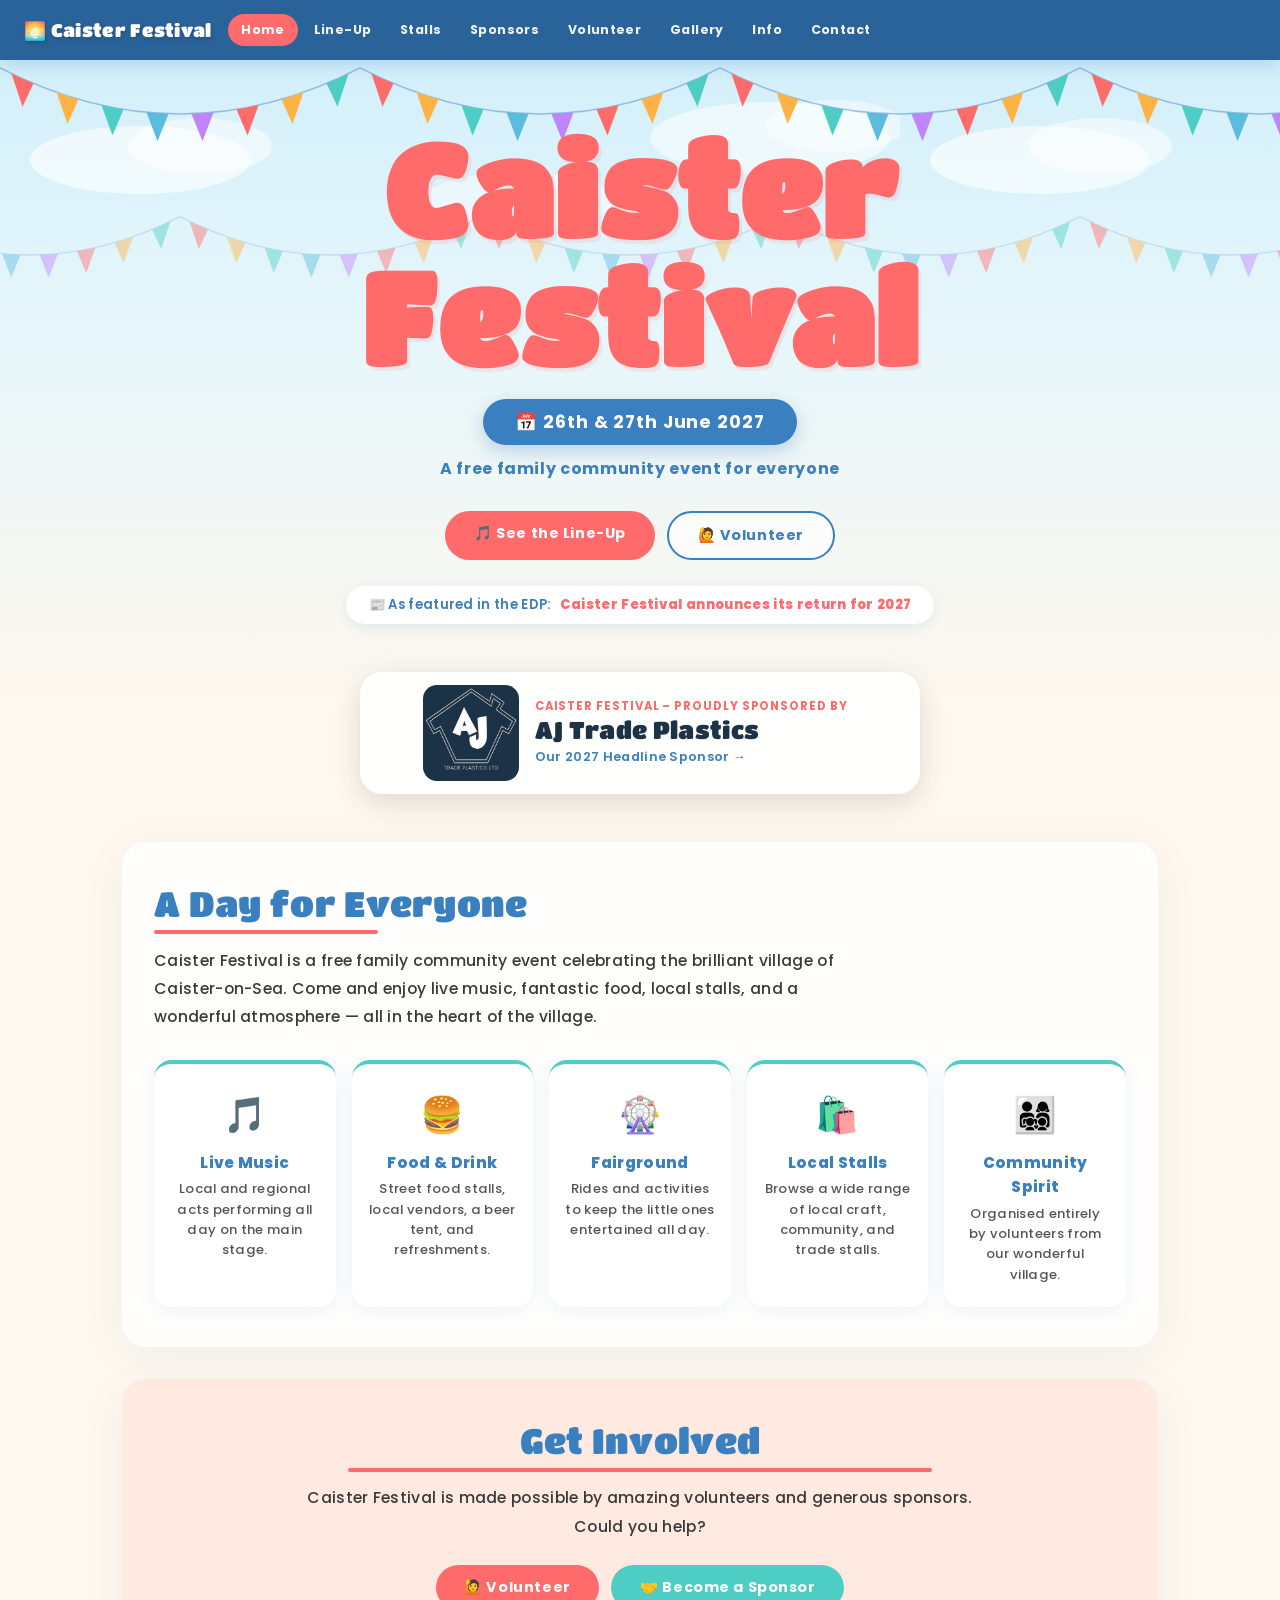
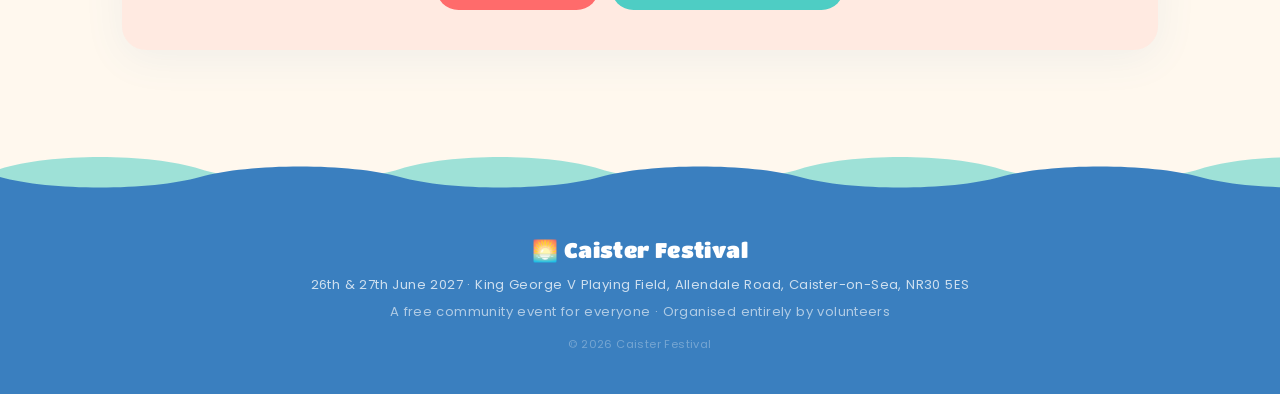
<file: index.html>
<!DOCTYPE html>
<html lang="en">
<head>
<meta charset="UTF-8"/>
<meta name="viewport" content="width=device-width,initial-scale=1.0"/>
<link rel="icon" href="data:image/svg+xml,<svg xmlns='http://www.w3.org/2000/svg' viewBox='0 0 100 100'><text y='.9em' font-size='90'>🎪</text></svg>">
<title>Caister Festival</title>
<meta name="description" content="Caister Festival – a free family community event in Caister-on-Sea, Norfolk, on 26th &amp; 27th June 2027. Live music, food, stalls and fun for everyone."/>
<!-- Fonts: Titan One (big headings) + Poppins (everything else) -->
<link rel="preconnect" href="https://fonts.googleapis.com"/>
<link rel="preconnect" href="https://fonts.gstatic.com" crossorigin/>
<link rel="stylesheet" href="https://fonts.googleapis.com/css2?family=Titan+One&family=Poppins:wght@400;500;600;700;800;900&display=swap"/>
<link rel="stylesheet" href="styles.css"/>
<!-- Google Analytics (gtag.js) -->
<script async src="https://www.googletagmanager.com/gtag/js?id=G-6C4787DRF9"></script>
<script>
  window.dataLayer = window.dataLayer || [];
  function gtag(){dataLayer.push(arguments);}
  gtag('js', new Date());
  gtag('config', 'G-6C4787DRF9');
</script>
</head>
<body>
<div class="page-wrapper">
  <!-- Decorative background: sky, clouds and bunting (styled in styles.css → DECORATIVE BACKGROUND) -->
  <div class="bg-canvas" aria-hidden="true"></div>
  <!-- ===== NAVIGATION =====
         This menu is copied on every page. If you add or rename a page,
         update it in ALL 8 pages. (main.js highlights the current page.) -->
  <nav>
    <a class="nav-logo" href="/">🌅 Caister Festival</a>
    <!-- Menu button: only shown on phones (opens/closes the link list) -->
    <button class="nav-toggle" type="button" aria-expanded="false" aria-controls="nav-links"><span class="nav-toggle-icon" aria-hidden="true"></span>Menu</button>
    <div class="nav-links-wrap">
      <ul class="nav-links" id="nav-links">
        <li><a href="/" class="active">Home</a></li>
        <li><a href="/lineup/">Line-Up</a></li>
        <li><a href="/stalls/">Stalls</a></li>
        <li><a href="/sponsors/">Sponsors</a></li>
        <li><a href="/volunteer/">Volunteer</a></li>
        <li><a href="/gallery/">Gallery</a></li>
        <li><a href="/info/">Info</a></li>
        <li><a href="/contact/">Contact</a></li>
      </ul>
    </div>
  </nav>
  <!-- ===== HERO: festival name, date and main buttons ===== -->
  <div class="hero">
    <h1>Caister<br>Festival</h1>
    <div class="date-pill">📅 26th &amp; 27th June 2027</div>
    <p class="hero-sub">A free family community event for everyone</p>
    <div class="hero-btns">
      <a href="/lineup/" class="btn btn-coral">🎵 See the Line-Up</a>
      <a href="/volunteer/" class="btn btn-outline">🙋 Volunteer</a>
    </div>
    <p class="press-mention">📰 As featured in the EDP: <a href="https://www.edp24.co.uk/news/26232547.caister-festival-announced-return-2027-hiatus/" target="_blank" rel="noopener">Caister Festival announces its return for 2027</a></p>
  </div>
  <!-- ===== HEADLINE SPONSOR BAND =====
       "Caister Festival – Proudly sponsored by…" (part of the Headline package).
       Links to the sponsor's full profile on the Sponsors page. -->
  <a href="/sponsors/#headline" class="headline-band">
    <img src="images/sponsors/aj-trade-plastics.webp" alt="AJ Trade Plastics Ltd logo" width="600" height="594"/>
    <div class="headline-band-text">
      <small>Caister Festival – proudly sponsored by</small>
      <strong>AJ Trade Plastics</strong>
      <span>Our 2027 Headline Sponsor →</span>
    </div>
  </a>

  <div class="sec-wrap">
    <!-- ===== SECTION: A Day for Everyone ===== -->
    <div class="panel">
      <div class="sec-title">A Day for Everyone</div>
      <p class="sec-intro">Caister Festival is a free family community event celebrating the brilliant village of Caister-on-Sea. Come and enjoy live music, fantastic food, local stalls, and a wonderful atmosphere — all in the heart of the village.</p>
      <div class="card-grid">
        <div class="acard"><div class="icon">🎵</div><h3>Live Music</h3><p>Local and regional acts performing all day on the main stage.</p></div>
        <div class="acard"><div class="icon">🍔</div><h3>Food &amp; Drink</h3><p>Street food stalls, local vendors, a beer tent, and refreshments.</p></div>
        <div class="acard"><div class="icon">🎡</div><h3>Fairground</h3><p>Rides and activities to keep the little ones entertained all day.</p></div>
        <div class="acard"><div class="icon">🛍️</div><h3>Local Stalls</h3><p>Browse a wide range of local craft, community, and trade stalls.</p></div>
        <div class="acard"><div class="icon">👨‍👩‍👧‍👦</div><h3>Community Spirit</h3><p>Organised entirely by volunteers from our wonderful village.</p></div>
      </div>
    </div>
    <!-- ===== SECTION: Get Involved ===== -->
    <div class="panel panel-coral panel-cta">
      <div class="sec-title center-title">Get Involved</div>
      <p class="sec-intro">Caister Festival is made possible by amazing volunteers and generous sponsors. Could you help?</p>
      <div class="btn-row">
        <a href="/volunteer/" class="btn btn-coral">🙋 Volunteer</a>
        <a href="/sponsors/" class="btn btn-seafoam">🤝 Become a Sponsor</a>
      </div>
    </div>
  </div>
  <!-- ===== FOOTER (same on every page) ===== -->
  <footer>
    <div class="flogo">🌅 Caister Festival</div>
    <p>26th &amp; 27th June 2027 · King George V Playing Field, Allendale Road, Caister-on-Sea, NR30 5ES</p>
    <p class="footer-sub">A free community event for everyone · Organised entirely by volunteers</p>
    <p class="footer-copy">© 2026 Caister Festival</p>
  </footer>
</div>
  <!-- Site-wide JavaScript (nav shadow + current page highlight) -->
  <script src="main.js"></script>
</body>
</html>
</file>
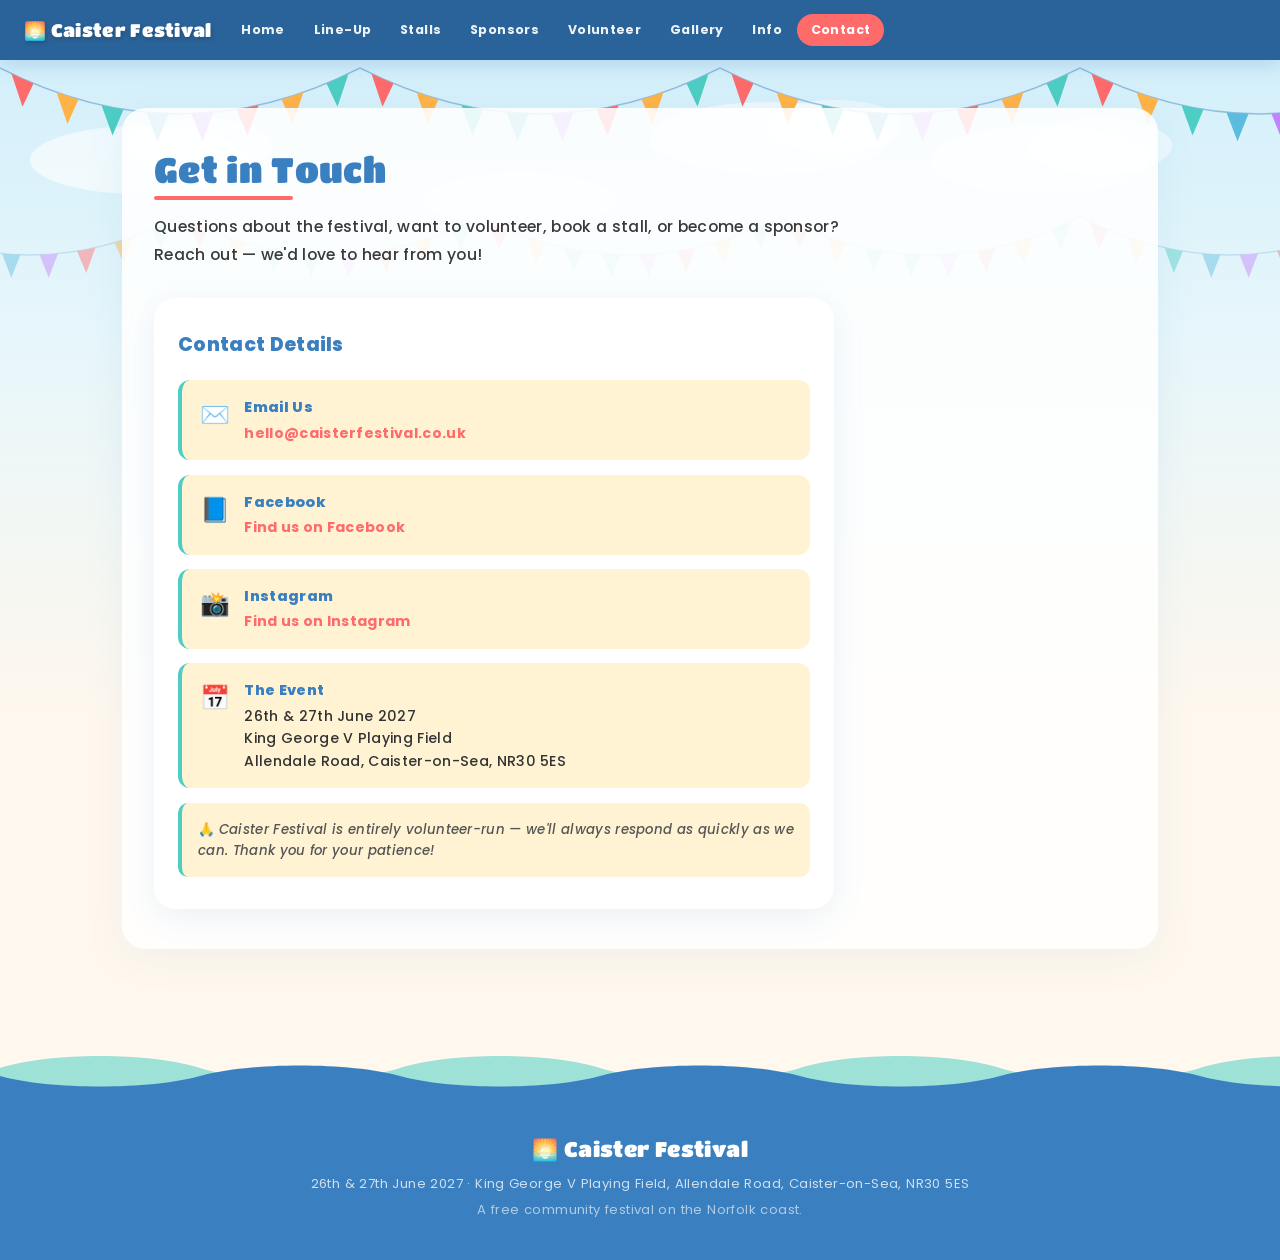
<file: contact/index.html>
<!DOCTYPE html>
<html lang="en">
<head>
<meta charset="UTF-8"/>
<meta name="viewport" content="width=device-width,initial-scale=1.0"/>
<link rel="icon" href="data:image/svg+xml,<svg xmlns='http://www.w3.org/2000/svg' viewBox='0 0 100 100'><text y='.9em' font-size='90'>🎪</text></svg>">
<title>Contact – Caister Festival</title>
<meta name="description" content="Contact the Caister Festival team about stalls, sponsorship, volunteering or anything else."/>
<!-- Fonts: Titan One (big headings) + Poppins (everything else) -->
<link rel="preconnect" href="https://fonts.googleapis.com"/>
<link rel="preconnect" href="https://fonts.gstatic.com" crossorigin/>
<link rel="stylesheet" href="https://fonts.googleapis.com/css2?family=Titan+One&family=Poppins:wght@400;500;600;700;800;900&display=swap"/>
<link rel="stylesheet" href="../styles.css"/>
<!-- Google Analytics (gtag.js) -->
  <script async src="https://www.googletagmanager.com/gtag/js?id=G-6C4787DRF9"></script>
  <script>
    window.dataLayer = window.dataLayer || [];
    function gtag(){dataLayer.push(arguments);}
    gtag("js", new Date());
    gtag("config", "G-6C4787DRF9");
  </script>
</head>
<body>
<div class="page-wrapper">
  <!-- Decorative background: sky, clouds and bunting (styled in styles.css → DECORATIVE BACKGROUND) -->
  <div class="bg-canvas" aria-hidden="true"></div>
  <!-- ===== NAVIGATION =====
         This menu is copied on every page. If you add or rename a page,
         update it in ALL 8 pages. (main.js highlights the current page.) -->
  <nav>
    <a class="nav-logo" href="/">🌅 Caister Festival</a>
    <!-- Menu button: only shown on phones (opens/closes the link list) -->
    <button class="nav-toggle" type="button" aria-expanded="false" aria-controls="nav-links"><span class="nav-toggle-icon" aria-hidden="true"></span>Menu</button>
    <div class="nav-links-wrap">
      <ul class="nav-links" id="nav-links">
        <li><a href="/">Home</a></li>
        <li><a href="/lineup/">Line-Up</a></li>
        <li><a href="/stalls/">Stalls</a></li>
        <li><a href="/sponsors/">Sponsors</a></li>
        <li><a href="/volunteer/">Volunteer</a></li>
        <li><a href="/gallery/">Gallery</a></li>
        <li><a href="/info/">Info</a></li>
        <li><a href="/contact/" class="active">Contact</a></li>
      </ul>
    </div>
  </nav>
  <div class="sec-wrap">
    <!-- ===== SECTION: Get in Touch ===== -->
    <div class="panel">
      <div class="sec-title">Get in Touch</div>
      <p class="sec-intro">Questions about the festival, want to volunteer, book a stall, or become a sponsor? Reach out — we'd love to hear from you!</p>
      <div class="contact-box">
        <h3>Contact Details</h3>
        <div class="ci">
          <div class="cic">✉️</div>
          <div class="cit">
            <strong>Email Us</strong>
            <a href="mailto:hello@caisterfestival.co.uk">hello@caisterfestival.co.uk</a>
          </div>
        </div>
        <div class="ci">
          <div class="cic">📘</div>
          <div class="cit">
            <strong>Facebook</strong>
            <a href="https://www.facebook.com/profile.php?id=61551934727493" target="_blank">Find us on Facebook</a>
          </div>
        </div>
        <div class="ci">
          <div class="cic">📸</div>
          <div class="cit">
            <strong>Instagram</strong>
            <a href="https://www.instagram.com/caisterfestival/" target="_blank">Find us on Instagram</a>
          </div>
        </div>
        <div class="ci">
          <div class="cic">📅</div>
          <div class="cit">
            <strong>The Event</strong>
            26th &amp; 27th June 2027<br>
            King George V Playing Field<br>
            Allendale Road, Caister-on-Sea, NR30 5ES
          </div>
        </div>
        <div class="contact-note">
          <p>🙏 <em>Caister Festival is entirely volunteer-run — we'll always respond as quickly as we can. Thank you for your patience!</em></p>
        </div>
      </div>
    </div>
  </div>
  <!-- ===== FOOTER (same on every page) ===== -->
  <footer>
    <div class="flogo">🌅 Caister Festival</div>
    <p>26th &amp; 27th June 2027 · King George V Playing Field, Allendale Road, Caister-on-Sea, NR30 5ES</p>
    <p class="footer-sub">A free community festival on the Norfolk coast.</p>
  </footer>
</div>
<!-- Site-wide JavaScript (nav shadow + current page highlight) -->
  <script src="../main.js"></script>
</body>
</html>
</file>
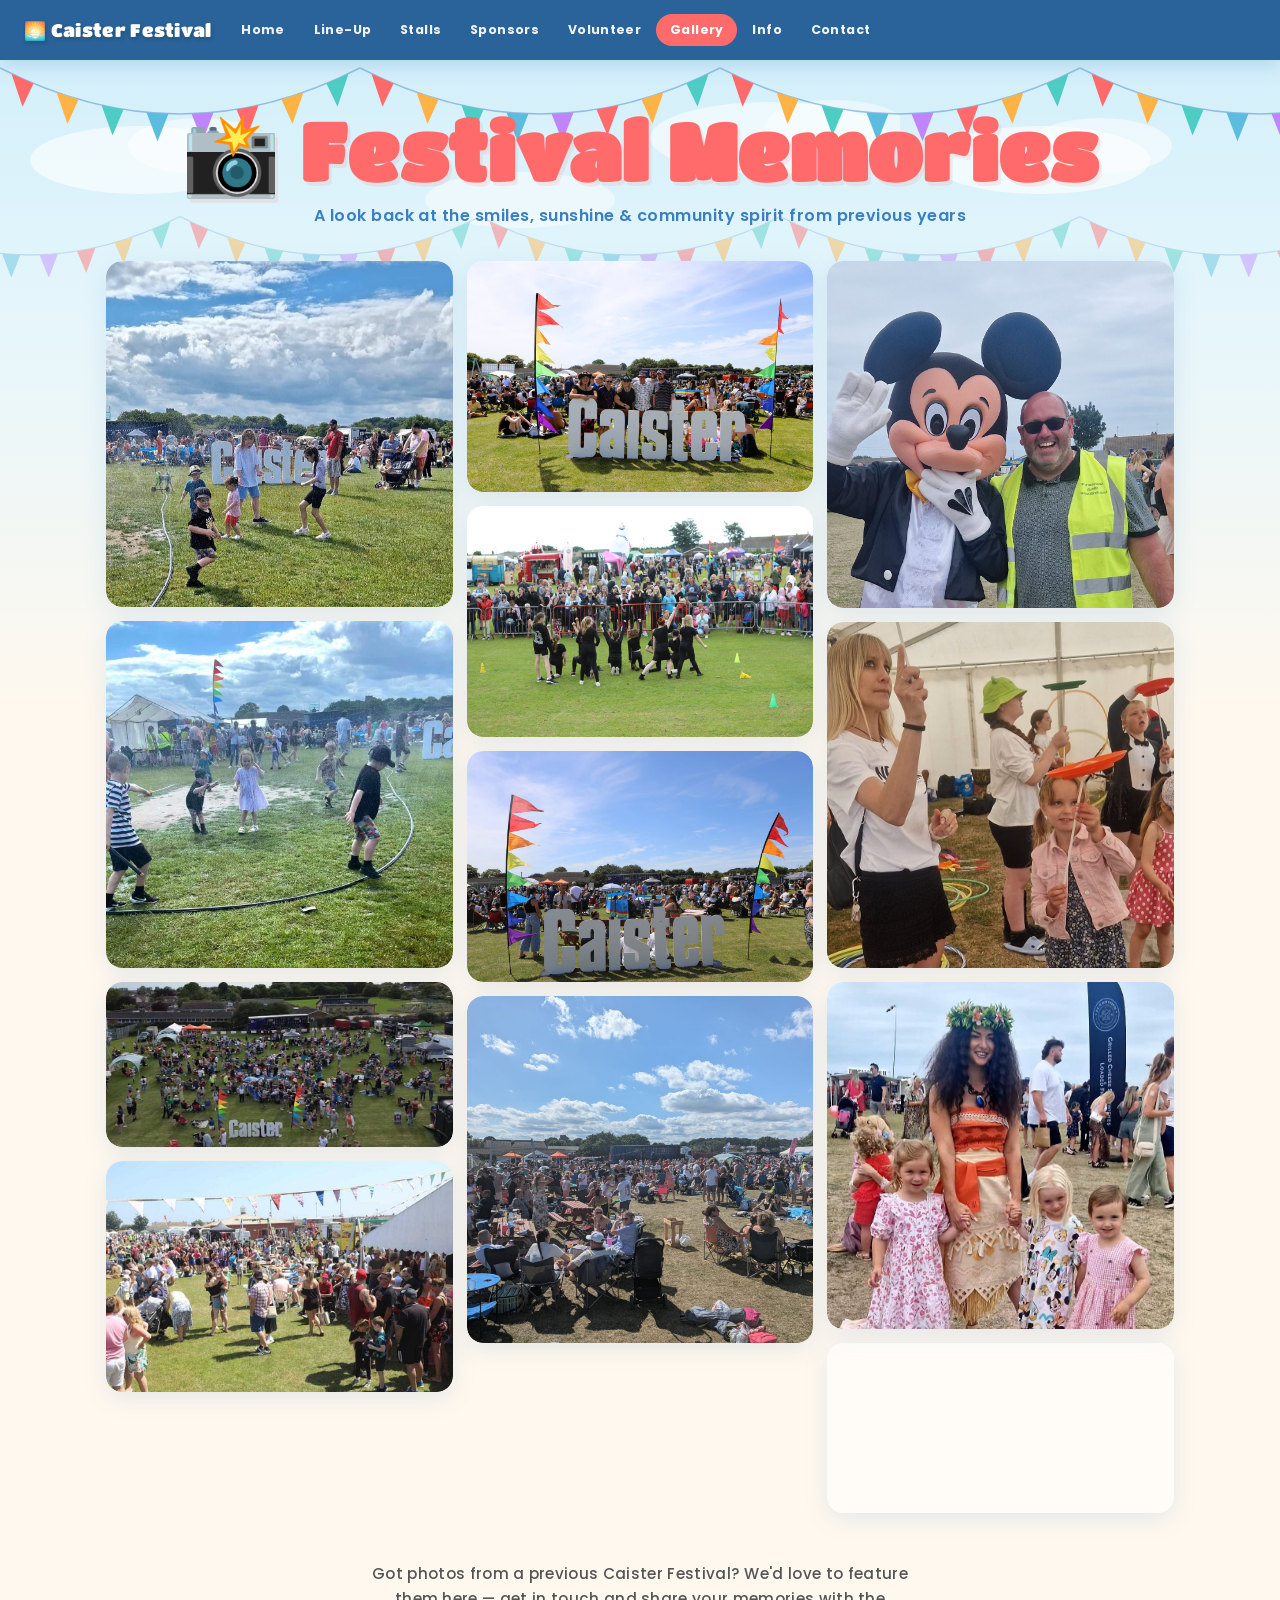
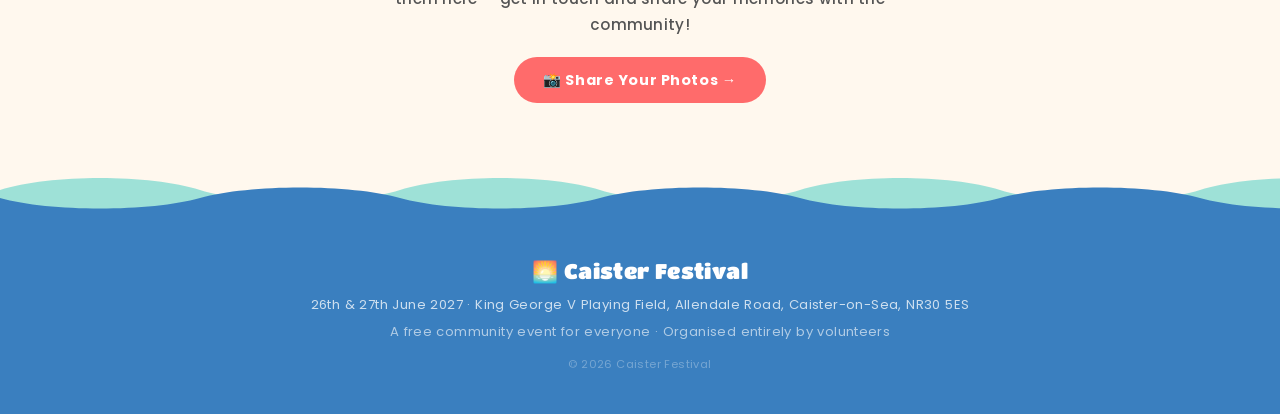
<file: gallery/index.html>
<!DOCTYPE html>
<html lang="en">
<head>
<meta charset="UTF-8"/>
<meta name="viewport" content="width=device-width,initial-scale=1.0"/>
<link rel="icon" href="data:image/svg+xml,<svg xmlns='http://www.w3.org/2000/svg' viewBox='0 0 100 100'><text y='.9em' font-size='90'>🎪</text></svg>">
<title>Gallery – Caister Festival</title>
<meta name="description" content="Photos from previous Caister Festivals in Caister-on-Sea."/>
<!-- Fonts: Titan One (big headings) + Poppins (everything else) -->
<link rel="preconnect" href="https://fonts.googleapis.com"/>
<link rel="preconnect" href="https://fonts.gstatic.com" crossorigin/>
<link rel="stylesheet" href="https://fonts.googleapis.com/css2?family=Titan+One&family=Poppins:wght@400;500;600;700;800;900&display=swap"/>
<link rel="stylesheet" href="../styles.css"/>
<!-- Google Analytics (gtag.js) -->
<script async src="https://www.googletagmanager.com/gtag/js?id=G-6C4787DRF9"></script>
<script>
  window.dataLayer = window.dataLayer || [];
  function gtag(){dataLayer.push(arguments);}
  gtag("js", new Date());
  gtag("config", "G-6C4787DRF9");
</script>
<style>
  /* ── Gallery-specific styles ── */
  .gallery-hero {
    text-align: center;
    padding: 3rem 1.5rem 2rem;
  }
  .gallery-hero h1 {
    font-family: 'Titan One', cursive;
    font-size: clamp(2.4rem, 8vw, 5rem);
    color: var(--coral);
    line-height: 1.05;
    text-shadow: 3px 4px 0 rgba(255,107,107,0.12);
  }
  .gallery-hero p {
    margin-top: .7rem;
    font-size: clamp(.88rem, 2vw, 1rem);
    color: var(--navy);
    font-weight: 600;
    letter-spacing: .03em;
  }

  /* ── Masonry grid ── */
  .photo-grid {
    columns: 3;
    column-gap: 14px;
    max-width: 1100px;
    margin: 0 auto;
    padding: 0 1rem 2rem;
  }
  @media (max-width: 768px) {
    .photo-grid { columns: 2; column-gap: 10px; }
    .gallery-hero { padding-top: 4.5rem; }  /* room under the bunting */
  }
  @media (max-width: 480px) { .photo-grid { columns: 1; } }

  .photo-item {
    break-inside: avoid;
    margin-bottom: 14px;
    border-radius: 16px;
    overflow: hidden;
    box-shadow: 0 6px 24px rgba(58,127,191,0.13);
    background: rgba(255,255,255,0.6);
    transition: transform .2s, box-shadow .2s;
  }
  .photo-item:hover {
    transform: translateY(-6px);
    box-shadow: 0 16px 40px rgba(58,127,191,0.2);
  }
  .photo-item img {
    width: 100%;
    height: auto;
    display: block;
    border-radius: 16px;
  }

  /* ── CTA panel ── */
  .gallery-cta {
    text-align: center;
    padding: 1rem 1.5rem 3rem;
    max-width: 600px;
    margin: 0 auto;
  }
  .gallery-cta p {
    font-size: .95rem;
    color: #555;
    font-weight: 500;
    line-height: 1.7;
    margin-bottom: 1.2rem;
  }
</style>
</head>
<body>
<div class="page-wrapper">

  <!-- Decorative background: sky, clouds and bunting (styled in styles.css → DECORATIVE BACKGROUND) -->
  <div class="bg-canvas" aria-hidden="true"></div>
  <!-- ===== NAVIGATION =====
         This menu is copied on every page. If you add or rename a page,
         update it in ALL 8 pages. (main.js highlights the current page.) -->
  <nav>
    <a class="nav-logo" href="/">🌅 Caister Festival</a>
    <!-- Menu button: only shown on phones (opens/closes the link list) -->
    <button class="nav-toggle" type="button" aria-expanded="false" aria-controls="nav-links"><span class="nav-toggle-icon" aria-hidden="true"></span>Menu</button>
    <div class="nav-links-wrap">
      <ul class="nav-links" id="nav-links">
        <li><a href="/">Home</a></li>
        <li><a href="/lineup/">Line-Up</a></li>
        <li><a href="/stalls/">Stalls</a></li>
        <li><a href="/sponsors/">Sponsors</a></li>
        <li><a href="/volunteer/">Volunteer</a></li>
        <li><a href="/gallery/" class="active">Gallery</a></li>
        <li><a href="/info/">Info</a></li>
        <li><a href="/contact/">Contact</a></li>
      </ul>
    </div>
  </nav>

  <!-- Hero -->
  <div class="gallery-hero">
    <h1>📸 Festival Memories</h1>
    <p>A look back at the smiles, sunshine &amp; community spirit from previous years</p>
  </div>

  <!-- Photo Grid -->
  <div class="photo-grid" id="photoGrid">

    <div class="photo-item">
      <img src="../images/gallery/473615908_122207614982064490_4061428188698849632_n.jpg" alt="Caister Festival" width="1080" height="1080" loading="lazy" decoding="async"/>
    </div>

    <div class="photo-item">
      <img src="../images/gallery/475755187_122210212646064490_6224620980363574261_n.jpg" alt="Caister Festival" width="1080" height="1080" loading="lazy" decoding="async"/>
    </div>

    <div class="photo-item">
      <img src="../images/gallery/475576319_122210223926064490_6567692477529459892_n.jpg" alt="Caister Festival" width="896" height="425" loading="lazy" decoding="async"/>
    </div>

    <div class="photo-item">
      <img src="../images/gallery/503838293_122233011230064490_4855710934002158258_n.jpg" alt="Caister Festival" width="960" height="640" loading="lazy" decoding="async"/>
    </div>

    <div class="photo-item">
      <img src="../images/gallery/505250895_122233615442064490_8747018229966735594_n.jpg" alt="Caister Festival" width="1200" height="800" loading="lazy" decoding="async"/>
    </div>

    <div class="photo-item">
      <img src="../images/gallery/503504208_122233615526064490_4193752580131806327_n.jpg" alt="Caister Festival" width="1200" height="800" loading="lazy" decoding="async"/>
    </div>

    <div class="photo-item">
      <img src="../images/gallery/509414512_122235156746064490_6464945375050841177_n.jpg" alt="Caister Festival" width="1200" height="800" loading="lazy" decoding="async"/>
    </div>

    <div class="photo-item">
      <img src="../images/gallery/513487631_122236849184064490_458664742773718358_n.jpg" alt="Caister Festival" width="1200" height="1200" loading="lazy" decoding="async"/>
    </div>

    <div class="photo-item">
      <img src="../images/gallery/504379474_122236849220064490_6494491227083054651_n.jpg" alt="Caister Festival" width="1199" height="1200" loading="lazy" decoding="async"/>
    </div>

    <div class="photo-item">
      <img src="../images/gallery/514346905_122236849154064490_841714973047173658_n.jpg" alt="Caister Festival" width="904" height="904" loading="lazy" decoding="async"/>
    </div>

    <div class="photo-item">
      <img src="../images/gallery/514343637_122236848896064490_6436896243094047254_n.jpg" alt="Caister Festival" width="882" height="882" loading="lazy" decoding="async"/>
    </div>

    <div class="photo-item">
      <img src="../images/gallery/592335842_122258841122064490_5293867177934791934_n.jpg" alt="Caister Festival" width="1200" height="587" loading="lazy" decoding="async"/>
    </div>

  </div>

  <!-- CTA -->
  <div class="gallery-cta">
    <p>Got photos from a previous Caister Festival? We'd love to feature them here — get in touch and share your memories with the community!</p>
    <a href="mailto:harry@caisterfestival.co.uk" class="btn btn-coral">📸 Share Your Photos →</a>
  </div>
  <!-- ===== FOOTER (same on every page) ===== -->
  <footer>
    <div class="flogo">🌅 Caister Festival</div>
    <p>26th &amp; 27th June 2027 · King George V Playing Field, Allendale Road, Caister-on-Sea, NR30 5ES</p>
    <p class="footer-sub">A free community event for everyone · Organised entirely by volunteers</p>
    <p class="footer-copy">© 2026 Caister Festival</p>
  </footer>
</div>

<!-- Site-wide JavaScript (nav shadow + current page highlight) -->
  <script src="../main.js"></script>

</body>
</html>
</file>
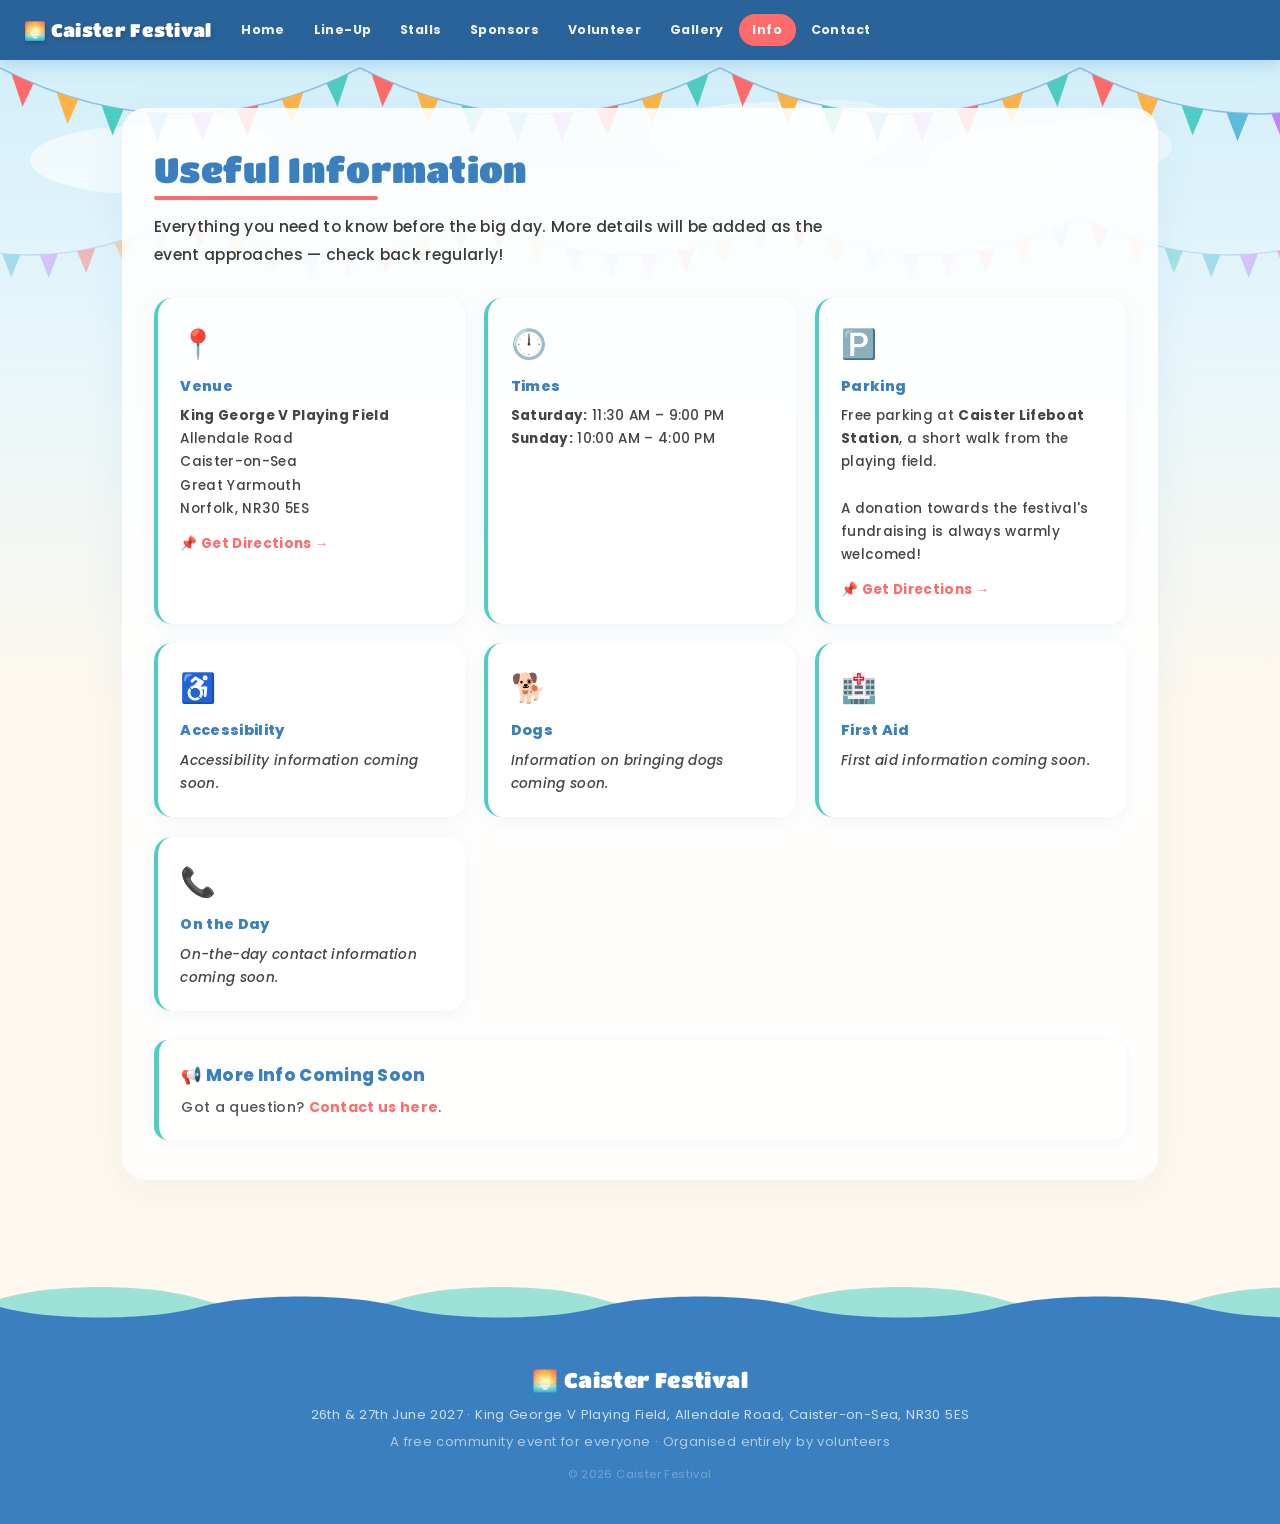
<file: info/index.html>
<!DOCTYPE html>
<html lang="en">
<head>
<meta charset="UTF-8"/>
<meta name="viewport" content="width=device-width,initial-scale=1.0"/>
<link rel="icon" href="data:image/svg+xml,<svg xmlns='http://www.w3.org/2000/svg' viewBox='0 0 100 100'><text y='.9em' font-size='90'>🎪</text></svg>">
<title>Info – Caister Festival</title>
<meta name="description" content="Visitor information for Caister Festival 2027 – location, parking, accessibility and what to expect."/>
<!-- Fonts: Titan One (big headings) + Poppins (everything else) -->
<link rel="preconnect" href="https://fonts.googleapis.com"/>
<link rel="preconnect" href="https://fonts.gstatic.com" crossorigin/>
<link rel="stylesheet" href="https://fonts.googleapis.com/css2?family=Titan+One&family=Poppins:wght@400;500;600;700;800;900&display=swap"/>
<link rel="stylesheet" href="../styles.css"/>
<!-- Google Analytics (gtag.js) -->
  <script async src="https://www.googletagmanager.com/gtag/js?id=G-6C4787DRF9"></script>
  <script>
    window.dataLayer = window.dataLayer || [];
    function gtag(){dataLayer.push(arguments);}
    gtag("js", new Date());
    gtag("config", "G-6C4787DRF9");
  </script>
</head>
<body>
<div class="page-wrapper">
  <!-- Decorative background: sky, clouds and bunting (styled in styles.css → DECORATIVE BACKGROUND) -->
  <div class="bg-canvas" aria-hidden="true"></div>
  <!-- ===== NAVIGATION =====
         This menu is copied on every page. If you add or rename a page,
         update it in ALL 8 pages. (main.js highlights the current page.) -->
  <nav>
    <a class="nav-logo" href="/">🌅 Caister Festival</a>
    <!-- Menu button: only shown on phones (opens/closes the link list) -->
    <button class="nav-toggle" type="button" aria-expanded="false" aria-controls="nav-links"><span class="nav-toggle-icon" aria-hidden="true"></span>Menu</button>
    <div class="nav-links-wrap">
      <ul class="nav-links" id="nav-links">
        <li><a href="/">Home</a></li>
        <li><a href="/lineup/">Line-Up</a></li>
        <li><a href="/stalls/">Stalls</a></li>
        <li><a href="/sponsors/">Sponsors</a></li>
        <li><a href="/volunteer/">Volunteer</a></li>
        <li><a href="/gallery/">Gallery</a></li>
        <li><a href="/info/" class="active">Info</a></li>
        <li><a href="/contact/">Contact</a></li>
      </ul>
    </div>
  </nav>
  <div class="sec-wrap">
    <!-- ===== SECTION: Useful Information ===== -->
    <div class="panel">
      <div class="sec-title">Useful Information</div>
      <p class="sec-intro">Everything you need to know before the big day. More details will be added as the event approaches — check back regularly!</p>
      <div class="info-grid">
        <div class="icard"><div class="iicon">📍</div><h3>Venue</h3><p><strong>King George V Playing Field</strong><br>Allendale Road<br>Caister-on-Sea<br>Great Yarmouth<br>Norfolk, NR30 5ES</p><a href="https://www.google.com/maps/place/King+George+V+Playground/@52.6498669,1.729284,19.46z/data=!4m15!1m8!3m7!1s0x47da07028dc47f69:0xf5faa638ecf209e3!2sAllendale+Rd,+Caister-on-Sea,+Great+Yarmouth!3b1!8m2!3d52.6483396!4d1.7298878!16s%2Fg%2F1tf7066h!3m5!1s0x47da0742790b76ab:0x6b7847b5f6f36e3e!8m2!3d52.6498403!4d1.7294263!16s%2Fg%2F11svwnvdr5?entry=ttu&g_ep=EgoyMDI2MDUwMi4wIKXMDSoASAFQAw%3D%3D" target="_blank" rel="noopener" style="display:inline-block;margin-top:.8rem;color:var(--coral);font-weight:700;font-size:.85rem;text-decoration:none;">📌 Get Directions →</a></div>
        <div class="icard"><div class="iicon">🕛</div><h3>Times</h3><p><strong>Saturday:</strong> 11:30 AM – 9:00 PM<br><strong>Sunday:</strong> 10:00 AM – 4:00 PM</p></div>
        <div class="icard"><div class="iicon">🅿️</div><h3>Parking</h3><p>Free parking at <strong>Caister Lifeboat Station</strong>, a short walk from the playing field.<br><br>A donation towards the festival's fundraising is always warmly welcomed!</p><a href="https://www.google.com/maps/place/Caister+Beach+Car+Park/@52.6467601,1.7335546,19.2z/data=!4m14!1m7!3m6!1s0x47da06fe386258ab:0xe58f72debc043f56!2sCaister-on-Sea+Lifeboat+Station!8m2!3d52.6464131!4d1.7348625!16s%2Fm%2F04g232r!3m5!1s0x47da06fe0fc04275:0x159c17f94c4bc89e!8m2!3d52.6466033!4d1.7343703!16s%2Fg%2F11f2gswj78?entry=ttu&g_ep=EgoyMDI2MDUwMi4wIKXMDSoASAFQAw%3D%3D" target="_blank" rel="noopener" style="display:inline-block;margin-top:.8rem;color:var(--coral);font-weight:700;font-size:.85rem;text-decoration:none;">📌 Get Directions →</a></div>
        <div class="icard"><div class="iicon">♿</div><h3>Accessibility</h3><p class="phtext">Accessibility information coming soon.</p></div>
        <div class="icard"><div class="iicon">🐕</div><h3>Dogs</h3><p class="phtext">Information on bringing dogs coming soon.</p></div>
        <div class="icard"><div class="iicon">🏥</div><h3>First Aid</h3><p class="phtext">First aid information coming soon.</p></div>
        <div class="icard"><div class="iicon">📞</div><h3>On the Day</h3><p class="phtext">On-the-day contact information coming soon.</p></div>
      </div>
      <div class="notice-box">
        <h3>📢 More Info Coming Soon</h3>
        <p class="small">Got a question? <a href="/contact/">Contact us here</a>.</p>
      </div>
    </div>
  </div>
  <!-- ===== FOOTER (same on every page) ===== -->
  <footer>
    <div class="flogo">🌅 Caister Festival</div>
    <p>26th &amp; 27th June 2027 · King George V Playing Field, Allendale Road, Caister-on-Sea, NR30 5ES</p>
    <p class="footer-sub">A free community event for everyone · Organised entirely by volunteers</p>
    <p class="footer-copy">© 2026 Caister Festival</p>
  </footer>
</div>
  <!-- Site-wide JavaScript (nav shadow + current page highlight) -->
  <script src="../main.js"></script>
</body>
</html>
</file>
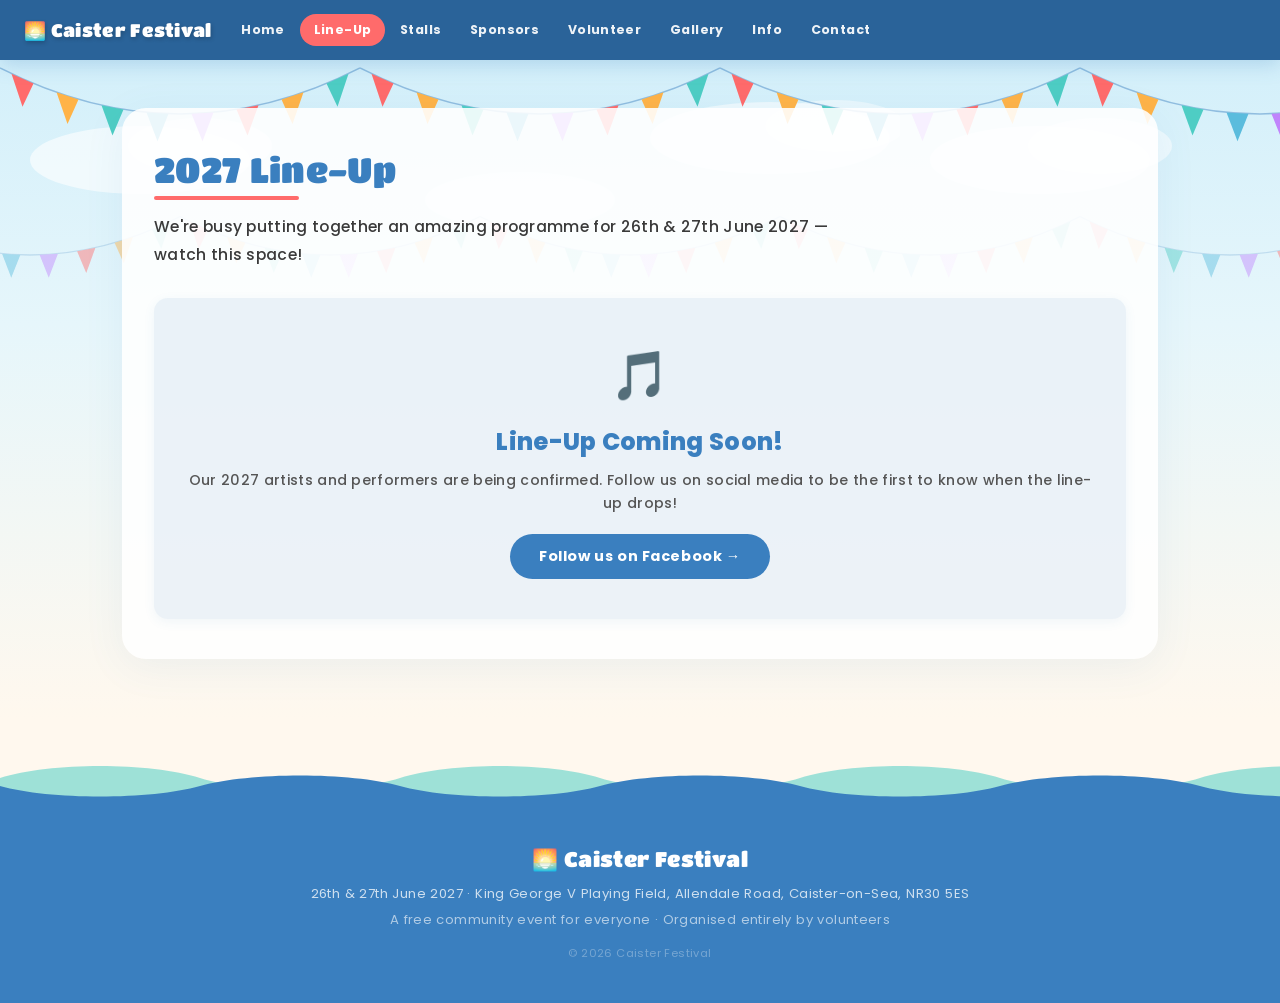
<file: lineup/index.html>
<!DOCTYPE html>
<html lang="en">
<head>
<meta charset="UTF-8"/>
<meta name="viewport" content="width=device-width,initial-scale=1.0"/>
<link rel="icon" href="data:image/svg+xml,<svg xmlns='http://www.w3.org/2000/svg' viewBox='0 0 100 100'><text y='.9em' font-size='90'>🎪</text></svg>">
<title>Line-Up – Caister Festival</title>
<meta name="description" content="The Caister Festival 2027 line-up – live music and entertainment across the weekend of 26th &amp; 27th June."/>
<!-- Fonts: Titan One (big headings) + Poppins (everything else) -->
<link rel="preconnect" href="https://fonts.googleapis.com"/>
<link rel="preconnect" href="https://fonts.gstatic.com" crossorigin/>
<link rel="stylesheet" href="https://fonts.googleapis.com/css2?family=Titan+One&family=Poppins:wght@400;500;600;700;800;900&display=swap"/>
<link rel="stylesheet" href="../styles.css"/>
  <!-- Google Analytics (gtag.js) -->
<script async src="https://www.googletagmanager.com/gtag/js?id=G-6C4787DRF9"></script>
  <script>
    window.dataLayer = window.dataLayer || [];
    function gtag(){dataLayer.push(arguments);}
    gtag("js", new Date());
    gtag("config", "G-6C4787DRF9");
  </script>
</head>
<body>
<div class="page-wrapper">
  <!-- Decorative background: sky, clouds and bunting (styled in styles.css → DECORATIVE BACKGROUND) -->
  <div class="bg-canvas" aria-hidden="true"></div>
  <!-- ===== NAVIGATION =====
         This menu is copied on every page. If you add or rename a page,
         update it in ALL 8 pages. (main.js highlights the current page.) -->
  <nav>
    <a class="nav-logo" href="/">🌅 Caister Festival</a>
    <!-- Menu button: only shown on phones (opens/closes the link list) -->
    <button class="nav-toggle" type="button" aria-expanded="false" aria-controls="nav-links"><span class="nav-toggle-icon" aria-hidden="true"></span>Menu</button>
    <div class="nav-links-wrap">
      <ul class="nav-links" id="nav-links">
        <li><a href="/">Home</a></li>
        <li><a href="/lineup/" class="active">Line-Up</a></li>
        <li><a href="/stalls/">Stalls</a></li>
        <li><a href="/sponsors/">Sponsors</a></li>
        <li><a href="/volunteer/">Volunteer</a></li>
        <li><a href="/gallery/">Gallery</a></li>
        <li><a href="/info/">Info</a></li>
        <li><a href="/contact/">Contact</a></li>
      </ul>
    </div>
  </nav>
  <div class="sec-wrap">
    <!-- ===== SECTION: 2027 Line-Up ===== -->
    <div class="panel">
      <div class="sec-title">2027 Line-Up</div>
      <p class="sec-intro">We're busy putting together an amazing programme for 26th &amp; 27th June 2027 — watch this space!</p>
      <div class="notice-box center" style="margin-top: 1.5rem; border-left: none; background: rgba(58,127,191,0.09); text-align: center; padding: 2.5rem 2rem;">
        <div style="font-size: 3rem; margin-bottom: 0.5rem;">🎵</div>
        <h3 style="font-size: 1.5rem; margin-bottom: 0.5rem;">Line-Up Coming Soon!</h3>
        <p style="margin-bottom: 1.2rem;">Our 2027 artists and performers are being confirmed. Follow us on social media to be the first to know when the line-up drops!</p>
        <a href="https://www.facebook.com/profile.php?id=61551934727493" target="_blank" class="btn btn-navy">Follow us on Facebook →</a>
      </div>
    </div>
  </div>
  <!-- ===== FOOTER (same on every page) ===== -->
  <footer>
    <div class="flogo">🌅 Caister Festival</div>
    <p>26th &amp; 27th June 2027 · King George V Playing Field, Allendale Road, Caister-on-Sea, NR30 5ES</p>
    <p class="footer-sub">A free community event for everyone · Organised entirely by volunteers</p>
    <p class="footer-copy">© 2026 Caister Festival</p>
  </footer>
</div>
  <!-- Site-wide JavaScript (nav shadow + current page highlight) -->
  <script src="../main.js"></script>
</body>
</html>
</file>
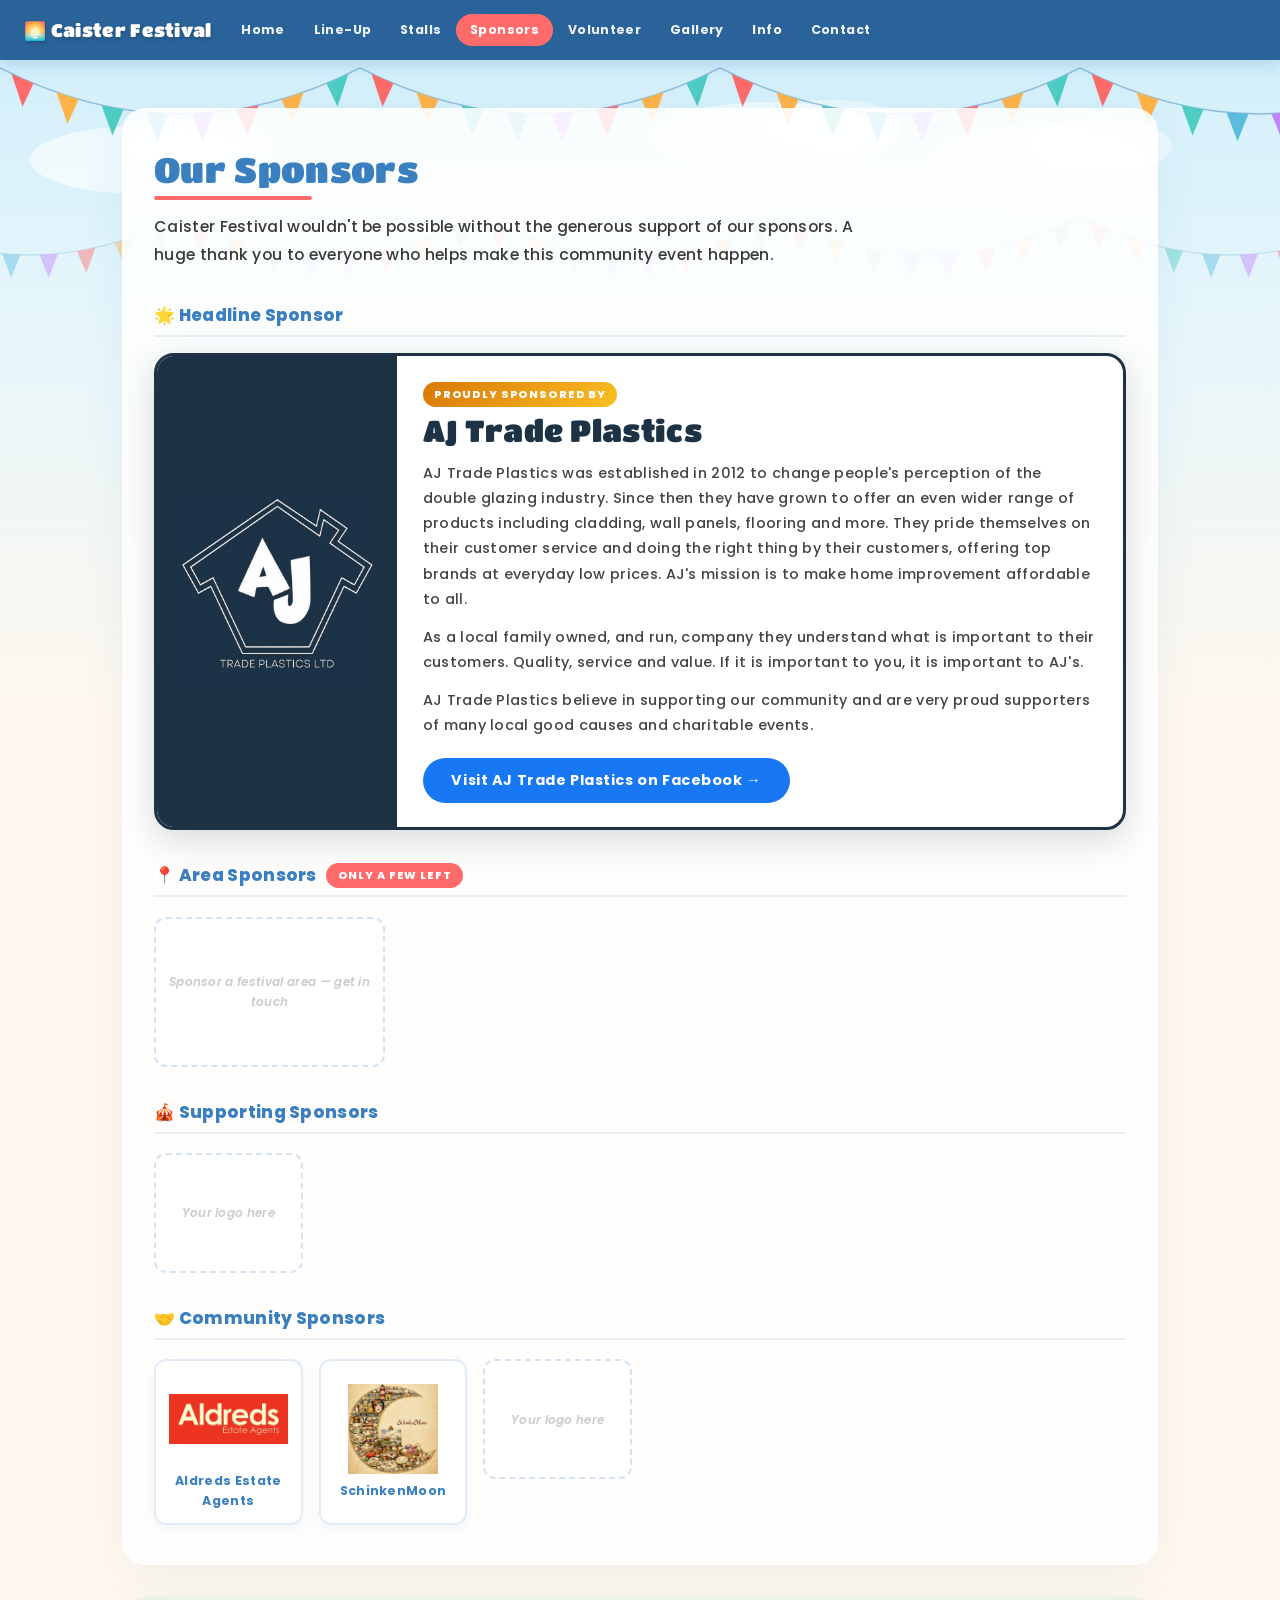
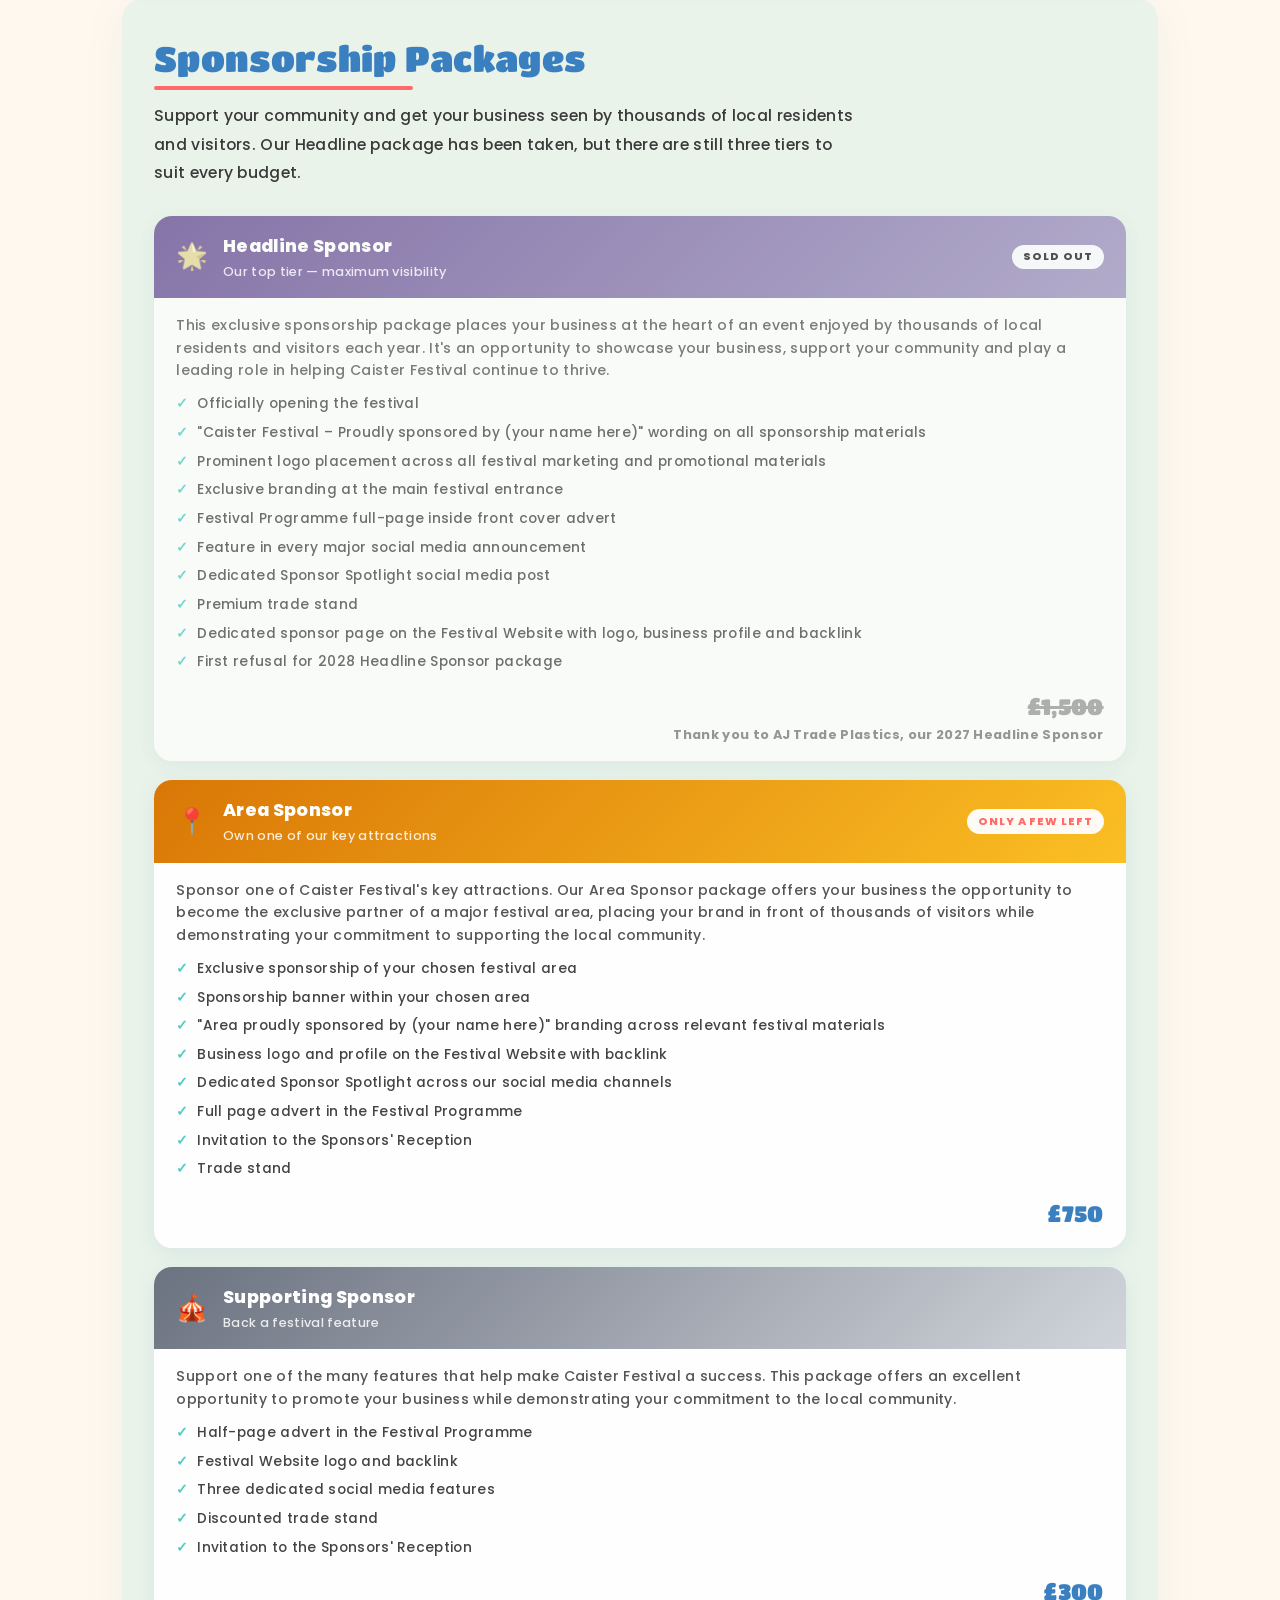
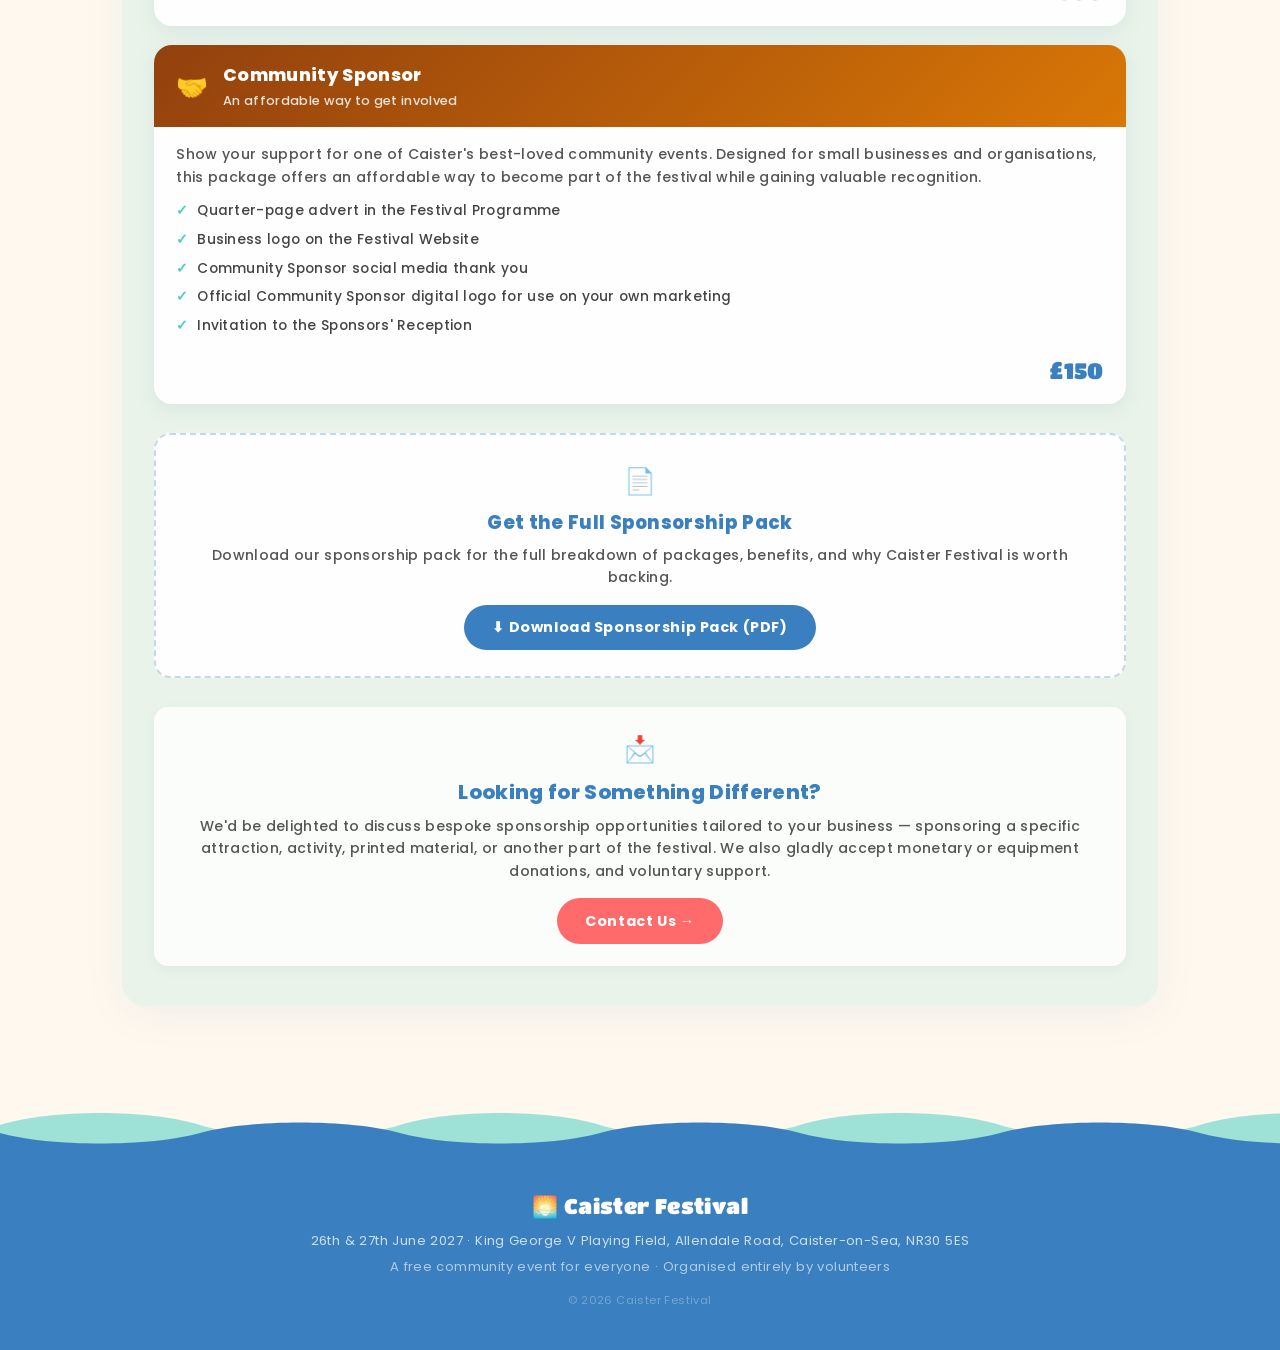
<file: sponsors/index.html>
<!DOCTYPE html>
<html lang="en">
<head>
<meta charset="UTF-8"/>
<meta name="viewport" content="width=device-width,initial-scale=1.0"/>
<link rel="icon" href="data:image/svg+xml,<svg xmlns='http://www.w3.org/2000/svg' viewBox='0 0 100 100'><text y='.9em' font-size='90'>🎪</text></svg>">
<title>Sponsors – Caister Festival</title>
<meta name="description" content="Caister Festival 2027 sponsors and sponsorship packages. Headline sponsor: AJ Trade Plastics."/>
<!-- Fonts: Titan One (big headings) + Poppins (everything else) -->
<link rel="preconnect" href="https://fonts.googleapis.com"/>
<link rel="preconnect" href="https://fonts.gstatic.com" crossorigin/>
<link rel="stylesheet" href="https://fonts.googleapis.com/css2?family=Titan+One&family=Poppins:wght@400;500;600;700;800;900&display=swap"/>
<link rel="stylesheet" href="../styles.css"/>
<!-- Google Analytics (gtag.js) -->
  <script async src="https://www.googletagmanager.com/gtag/js?id=G-6C4787DRF9"></script>
  <script>
    window.dataLayer = window.dataLayer || [];
    function gtag(){dataLayer.push(arguments);}
    gtag("js", new Date());
    gtag("config", "G-6C4787DRF9");
  </script>
</head>
<body>
<div class="page-wrapper">
  <!-- Decorative background: sky, clouds and bunting (styled in styles.css → DECORATIVE BACKGROUND) -->
  <div class="bg-canvas" aria-hidden="true"></div>
  <!-- ===== NAVIGATION =====
         This menu is copied on every page. If you add or rename a page,
         update it in ALL 8 pages. (main.js highlights the current page.) -->
  <nav>
    <a class="nav-logo" href="/">🌅 Caister Festival</a>
    <!-- Menu button: only shown on phones (opens/closes the link list) -->
    <button class="nav-toggle" type="button" aria-expanded="false" aria-controls="nav-links"><span class="nav-toggle-icon" aria-hidden="true"></span>Menu</button>
    <div class="nav-links-wrap">
      <ul class="nav-links" id="nav-links">
        <li><a href="/">Home</a></li>
        <li><a href="/lineup/">Line-Up</a></li>
        <li><a href="/stalls/">Stalls</a></li>
        <li><a href="/sponsors/" class="active">Sponsors</a></li>
        <li><a href="/volunteer/">Volunteer</a></li>
        <li><a href="/gallery/">Gallery</a></li>
        <li><a href="/info/">Info</a></li>
        <li><a href="/contact/">Contact</a></li>
      </ul>
    </div>
  </nav>
  <div class="sec-wrap">
    <!-- ===== SECTION: Our Sponsors ===== -->
    <div class="panel">
      <div class="sec-title">Our Sponsors</div>
      <p class="sec-intro">Caister Festival wouldn't be possible without the generous support of our sponsors. A huge thank you to everyone who helps make this community event happen.</p>

      <!-- ---------- HEADLINE SPONSOR (1 only) ----------
           Package includes: logo, business profile and backlink. -->
      <div class="spon-level" id="headline">
        <div class="spon-level-hd">
          <p class="sponsors-subhead">🌟 Headline Sponsor</p>
        </div>
        <div class="headline-feature">
          <div class="headline-logo">
            <img src="../images/sponsors/aj-trade-plastics.webp" alt="AJ Trade Plastics Ltd logo" width="600" height="594"/>
          </div>
          <div class="headline-body">
            <span class="tag tag-gold">Proudly sponsored by</span>
            <h3>AJ Trade Plastics</h3>
            <p>AJ Trade Plastics was established in 2012 to change people's perception of the double glazing industry. Since then they have grown to offer an even wider range of products including cladding, wall panels, flooring and more. They pride themselves on their customer service and doing the right thing by their customers, offering top brands at everyday low prices. AJ's mission is to make home improvement affordable to all.</p>
            <p>As a local family owned, and run, company they understand what is important to their customers. Quality, service and value. If it is important to you, it is important to AJ's.</p>
            <p>AJ Trade Plastics believe in supporting our community and are very proud supporters of many local good causes and charitable events.</p>
            <a href="https://www.facebook.com/ajtradeplastic" class="btn btn-facebook" target="_blank" rel="noopener">Visit AJ Trade Plastics on Facebook →</a>
          </div>
        </div>
      </div>

      <!-- ---------- AREA SPONSORS ----------
           Package includes: logo, profile and backlink.
           Copy the .sslot-logo block from Community below and wrap it in <a href="..."> for the backlink. -->
      <div class="spon-level">
        <div class="spon-level-hd">
          <p class="sponsors-subhead">📍 Area Sponsors</p>
          <span class="tag tag-few">Only a few left</span>
        </div>
        <div class="spon-grid spon-grid-lg">
          <a href="/contact/" class="sslot">Sponsor a festival area — get in touch</a>
        </div>
      </div>

      <!-- ---------- SUPPORTING SPONSORS ----------
           Package includes: logo and backlink. -->
      <div class="spon-level">
        <div class="spon-level-hd">
          <p class="sponsors-subhead">🎪 Supporting Sponsors</p>
        </div>
        <div class="spon-grid">
          <a href="/contact/" class="sslot">Your logo here</a>
        </div>
      </div>

      <!-- ---------- COMMUNITY SPONSORS ----------
           Package includes: logo only (no link). -->
      <div class="spon-level">
        <div class="spon-level-hd">
          <p class="sponsors-subhead">🤝 Community Sponsors</p>
        </div>
        <div class="spon-grid">
          <div class="sslot-logo">
            <img src="../images/sponsors/aldreds.webp" alt="Aldreds Estate Agents logo" width="511" height="216" loading="lazy"/>
            <span class="sslot-name">Aldreds Estate Agents</span>
          </div>
          <div class="sslot-logo">
            <img src="../images/sponsors/schinkenmoon.webp" alt="SchinkenMoon logo" width="400" height="402" loading="lazy"/>
            <span class="sslot-name">SchinkenMoon</span>
          </div>
          <a href="/contact/" class="sslot">Your logo here</a>
        </div>
      </div>
    </div>
    <!-- ===== SECTION: Sponsorship Packages ===== -->
    <div class="panel panel-seafoam">
      <div class="sec-title">Sponsorship Packages</div>
      <p class="sec-intro">Support your community and get your business seen by thousands of local residents and visitors. Our Headline package has been taken, but there are still three tiers to suit every budget.</p>

      <!-- Package cards. To mark one sold out: add "sold-out" to the tier-card class,
           a <span class="tag tag-soldout">Sold out</span> in the header, and wrap the price in <s>. -->
      <div class="tier-card t-plat sold-out">
        <div class="tier-hd"><span class="tier-emoji">🌟</span><div><h3>Headline Sponsor</h3><div class="tier-sub">Our top tier — maximum visibility</div></div><span class="tag tag-soldout">Sold out</span></div>
        <div class="tier-bd">
          <p class="tier-desc">This exclusive sponsorship package places your business at the heart of an event enjoyed by thousands of local residents and visitors each year. It's an opportunity to showcase your business, support your community and play a leading role in helping Caister Festival continue to thrive.</p>
          <ul class="tier-list">
            <li>Officially opening the festival</li>
            <li>"Caister Festival – Proudly sponsored by (your name here)" wording on all sponsorship materials</li>
            <li>Prominent logo placement across all festival marketing and promotional materials</li>
            <li>Exclusive branding at the main festival entrance</li>
            <li>Festival Programme full-page inside front cover advert</li>
            <li>Feature in every major social media announcement</li>
            <li>Dedicated Sponsor Spotlight social media post</li>
            <li>Premium trade stand</li>
            <li>Dedicated sponsor page on the Festival Website with logo, business profile and backlink</li>
            <li>First refusal for 2028 Headline Sponsor package</li>
          </ul>
          <div class="tier-price"><s>£1,500</s><small>Thank you to AJ Trade Plastics, our 2027 Headline Sponsor</small></div>
        </div>
      </div>

      <div class="tier-card t-gold">
        <div class="tier-hd"><span class="tier-emoji">📍</span><div><h3>Area Sponsor</h3><div class="tier-sub">Own one of our key attractions</div></div><span class="tag tag-few">Only a few left</span></div>
        <div class="tier-bd">
          <p class="tier-desc">Sponsor one of Caister Festival's key attractions. Our Area Sponsor package offers your business the opportunity to become the exclusive partner of a major festival area, placing your brand in front of thousands of visitors while demonstrating your commitment to supporting the local community.</p>
          <ul class="tier-list">
            <li>Exclusive sponsorship of your chosen festival area</li>
            <li>Sponsorship banner within your chosen area</li>
            <li>"Area proudly sponsored by (your name here)" branding across relevant festival materials</li>
            <li>Business logo and profile on the Festival Website with backlink</li>
            <li>Dedicated Sponsor Spotlight across our social media channels</li>
            <li>Full page advert in the Festival Programme</li>
            <li>Invitation to the Sponsors' Reception</li>
            <li>Trade stand</li>
          </ul>
          <div class="tier-price">£750</div>
        </div>
      </div>

      <div class="tier-card t-silver">
        <div class="tier-hd"><span class="tier-emoji">🎪</span><div><h3>Supporting Sponsor</h3><div class="tier-sub">Back a festival feature</div></div></div>
        <div class="tier-bd">
          <p class="tier-desc">Support one of the many features that help make Caister Festival a success. This package offers an excellent opportunity to promote your business while demonstrating your commitment to the local community.</p>
          <ul class="tier-list">
            <li>Half-page advert in the Festival Programme</li>
            <li>Festival Website logo and backlink</li>
            <li>Three dedicated social media features</li>
            <li>Discounted trade stand</li>
            <li>Invitation to the Sponsors' Reception</li>
          </ul>
          <div class="tier-price">£300</div>
        </div>
      </div>

      <div class="tier-card t-bronze">
        <div class="tier-hd"><span class="tier-emoji">🤝</span><div><h3>Community Sponsor</h3><div class="tier-sub">An affordable way to get involved</div></div></div>
        <div class="tier-bd">
          <p class="tier-desc">Show your support for one of Caister's best-loved community events. Designed for small businesses and organisations, this package offers an affordable way to become part of the festival while gaining valuable recognition.</p>
          <ul class="tier-list">
            <li>Quarter-page advert in the Festival Programme</li>
            <li>Business logo on the Festival Website</li>
            <li>Community Sponsor social media thank you</li>
            <li>Official Community Sponsor digital logo for use on your own marketing</li>
            <li>Invitation to the Sponsors' Reception</li>
          </ul>
          <div class="tier-price">£150</div>
        </div>
      </div>

      <div class="download-box">
        <div class="notice-icon">📄</div>
        <h3>Get the Full Sponsorship Pack</h3>
        <p>Download our sponsorship pack for the full breakdown of packages, benefits, and why Caister Festival is worth backing.</p>
        <a href="/downloads/Caister-Festival-Sponsorship-Pack-2027.pdf" class="btn btn-navy" download>⬇ Download Sponsorship Pack (PDF)</a>
      </div>

      <div class="notice-box center">
        <div class="notice-icon">📩</div>
        <h3 class="large">Looking for Something Different?</h3>
        <p>We'd be delighted to discuss bespoke sponsorship opportunities tailored to your business — sponsoring a specific attraction, activity, printed material, or another part of the festival. We also gladly accept monetary or equipment donations, and voluntary support.</p>
        <a href="/contact/" class="btn btn-coral">Contact Us →</a>
      </div>
    </div>
  </div>
  <!-- ===== FOOTER (same on every page) ===== -->
  <footer>
    <div class="flogo">🌅 Caister Festival</div>
    <p>26th &amp; 27th June 2027 · King George V Playing Field, Allendale Road, Caister-on-Sea, NR30 5ES</p>
    <p class="footer-sub">A free community event for everyone · Organised entirely by volunteers</p>
    <p class="footer-copy">© 2026 Caister Festival</p>
  </footer>
</div>
  <!-- Site-wide JavaScript (nav shadow + current page highlight) -->
  <script src="../main.js"></script>
</body>
</html>
</file>
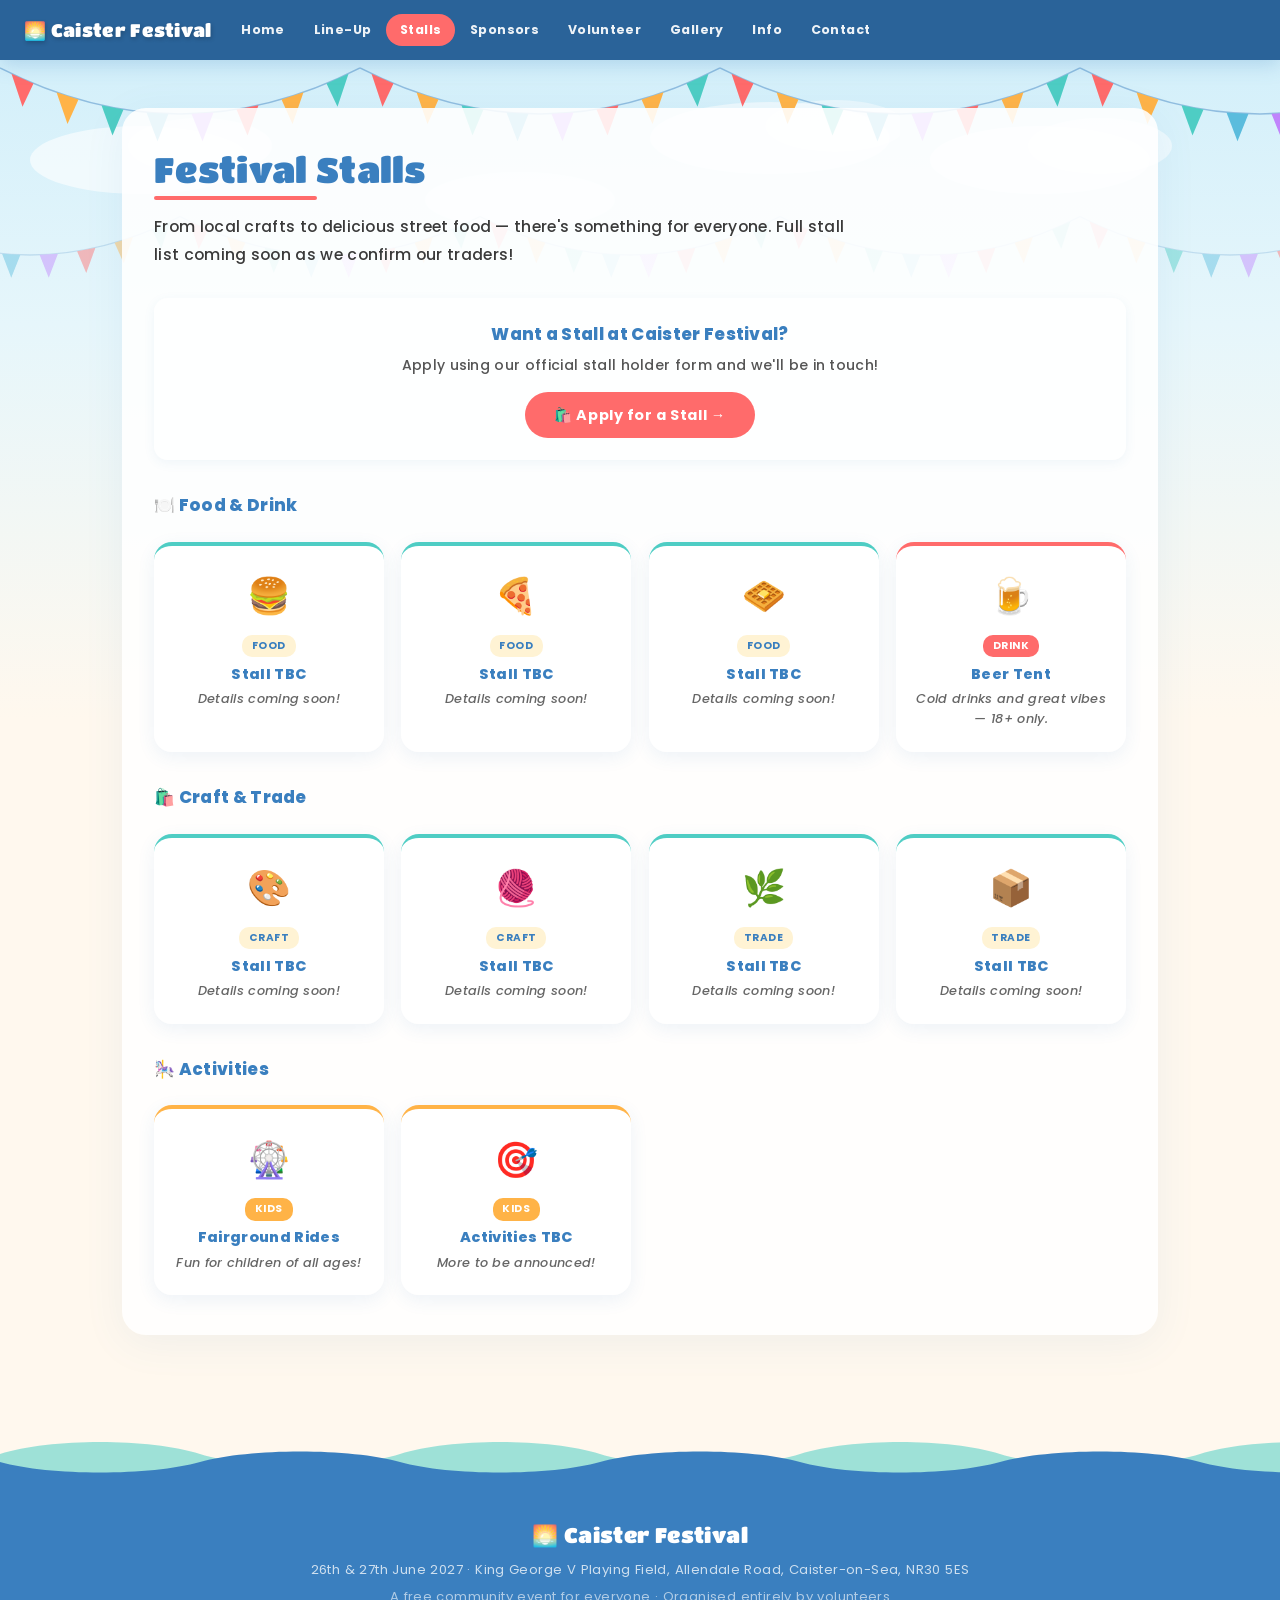
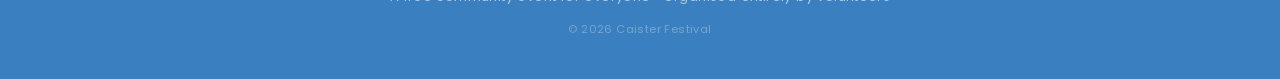
<file: stalls/index.html>
<!DOCTYPE html>
<html lang="en">
<head>
<meta charset="UTF-8"/>
<meta name="viewport" content="width=device-width,initial-scale=1.0"/>
<link rel="icon" href="data:image/svg+xml,<svg xmlns='http://www.w3.org/2000/svg' viewBox='0 0 100 100'><text y='.9em' font-size='90'>🎪</text></svg>">
<title>Stalls – Caister Festival</title>
<meta name="description" content="Stalls at Caister Festival 2027 – local businesses, charities, crafts, food and drink. Find out how to book a stall."/>
<!-- Fonts: Titan One (big headings) + Poppins (everything else) -->
<link rel="preconnect" href="https://fonts.googleapis.com"/>
<link rel="preconnect" href="https://fonts.gstatic.com" crossorigin/>
<link rel="stylesheet" href="https://fonts.googleapis.com/css2?family=Titan+One&family=Poppins:wght@400;500;600;700;800;900&display=swap"/>
<link rel="stylesheet" href="../styles.css"/>
<!-- Google Analytics (gtag.js) -->
  <script async src="https://www.googletagmanager.com/gtag/js?id=G-6C4787DRF9"></script>
  <script>
    window.dataLayer = window.dataLayer || [];
    function gtag(){dataLayer.push(arguments);}
    gtag("js", new Date());
    gtag("config", "G-6C4787DRF9");
  </script>
</head>
<body>
<div class="page-wrapper">
  <!-- Decorative background: sky, clouds and bunting (styled in styles.css → DECORATIVE BACKGROUND) -->
  <div class="bg-canvas" aria-hidden="true"></div>
  <!-- ===== NAVIGATION =====
         This menu is copied on every page. If you add or rename a page,
         update it in ALL 8 pages. (main.js highlights the current page.) -->
  <nav>
    <a class="nav-logo" href="/">🌅 Caister Festival</a>
    <!-- Menu button: only shown on phones (opens/closes the link list) -->
    <button class="nav-toggle" type="button" aria-expanded="false" aria-controls="nav-links"><span class="nav-toggle-icon" aria-hidden="true"></span>Menu</button>
    <div class="nav-links-wrap">
      <ul class="nav-links" id="nav-links">
        <li><a href="/">Home</a></li>
        <li><a href="/lineup/">Line-Up</a></li>
        <li><a href="/stalls/" class="active">Stalls</a></li>
        <li><a href="/sponsors/">Sponsors</a></li>
        <li><a href="/volunteer/">Volunteer</a></li>
        <li><a href="/gallery/">Gallery</a></li>
        <li><a href="/info/">Info</a></li>
        <li><a href="/contact/">Contact</a></li>
      </ul>
    </div>
  </nav>
  <div class="sec-wrap">
    <!-- ===== SECTION: Festival Stalls ===== -->
    <div class="panel">
      <div class="sec-title">Festival Stalls</div>
      <p class="sec-intro">From local crafts to delicious street food — there's something for everyone. Full stall list coming soon as we confirm our traders!</p>
      <div class="notice-box center">
        <h3>Want a Stall at Caister Festival?</h3>
        <p>Apply using our official stall holder form and we'll be in touch!</p>
        <a href="https://forms.gle/EUmFy8NnCZbwCcZz6" target="_blank" class="btn btn-coral">🛍️ Apply for a Stall →</a>
      </div>
      <p class="cat-heading">🍽️ Food &amp; Drink</p>
      <div class="stalls-grid">
        <div class="stcard"><div class="sticon">🍔</div><div class="stcat">FOOD</div><h3>Stall TBC</h3><p>Details coming soon!</p></div>
        <div class="stcard"><div class="sticon">🍕</div><div class="stcat">FOOD</div><h3>Stall TBC</h3><p>Details coming soon!</p></div>
        <div class="stcard"><div class="sticon">🧇</div><div class="stcat">FOOD</div><h3>Stall TBC</h3><p>Details coming soon!</p></div>
        <div class="stcard stcard-drink"><div class="sticon">🍺</div><div class="stcat stcat-drink">DRINK</div><h3>Beer Tent</h3><p>Cold drinks and great vibes — 18+ only.</p></div>
      </div>
      <p class="cat-heading">🛍️ Craft &amp; Trade</p>
      <div class="stalls-grid">
        <div class="stcard"><div class="sticon">🎨</div><div class="stcat">CRAFT</div><h3>Stall TBC</h3><p>Details coming soon!</p></div>
        <div class="stcard"><div class="sticon">🧶</div><div class="stcat">CRAFT</div><h3>Stall TBC</h3><p>Details coming soon!</p></div>
        <div class="stcard"><div class="sticon">🌿</div><div class="stcat">TRADE</div><h3>Stall TBC</h3><p>Details coming soon!</p></div>
        <div class="stcard"><div class="sticon">📦</div><div class="stcat">TRADE</div><h3>Stall TBC</h3><p>Details coming soon!</p></div>
      </div>
      <p class="cat-heading">🎠 Activities</p>
      <div class="stalls-grid">
        <div class="stcard stcard-kids"><div class="sticon">🎡</div><div class="stcat stcat-kids">KIDS</div><h3>Fairground Rides</h3><p>Fun for children of all ages!</p></div>
        <div class="stcard stcard-kids"><div class="sticon">🎯</div><div class="stcat stcat-kids">KIDS</div><h3>Activities TBC</h3><p>More to be announced!</p></div>
      </div>
    </div>
  </div>
  <!-- ===== FOOTER (same on every page) ===== -->
  <footer>
    <div class="flogo">🌅 Caister Festival</div>
    <p>26th &amp; 27th June 2027 · King George V Playing Field, Allendale Road, Caister-on-Sea, NR30 5ES</p>
    <p class="footer-sub">A free community event for everyone · Organised entirely by volunteers</p>
    <p class="footer-copy">© 2026 Caister Festival</p>
  </footer>
</div>
  <!-- Site-wide JavaScript (nav shadow + current page highlight) -->
  <script src="../main.js"></script>
</body>
</html>
</file>
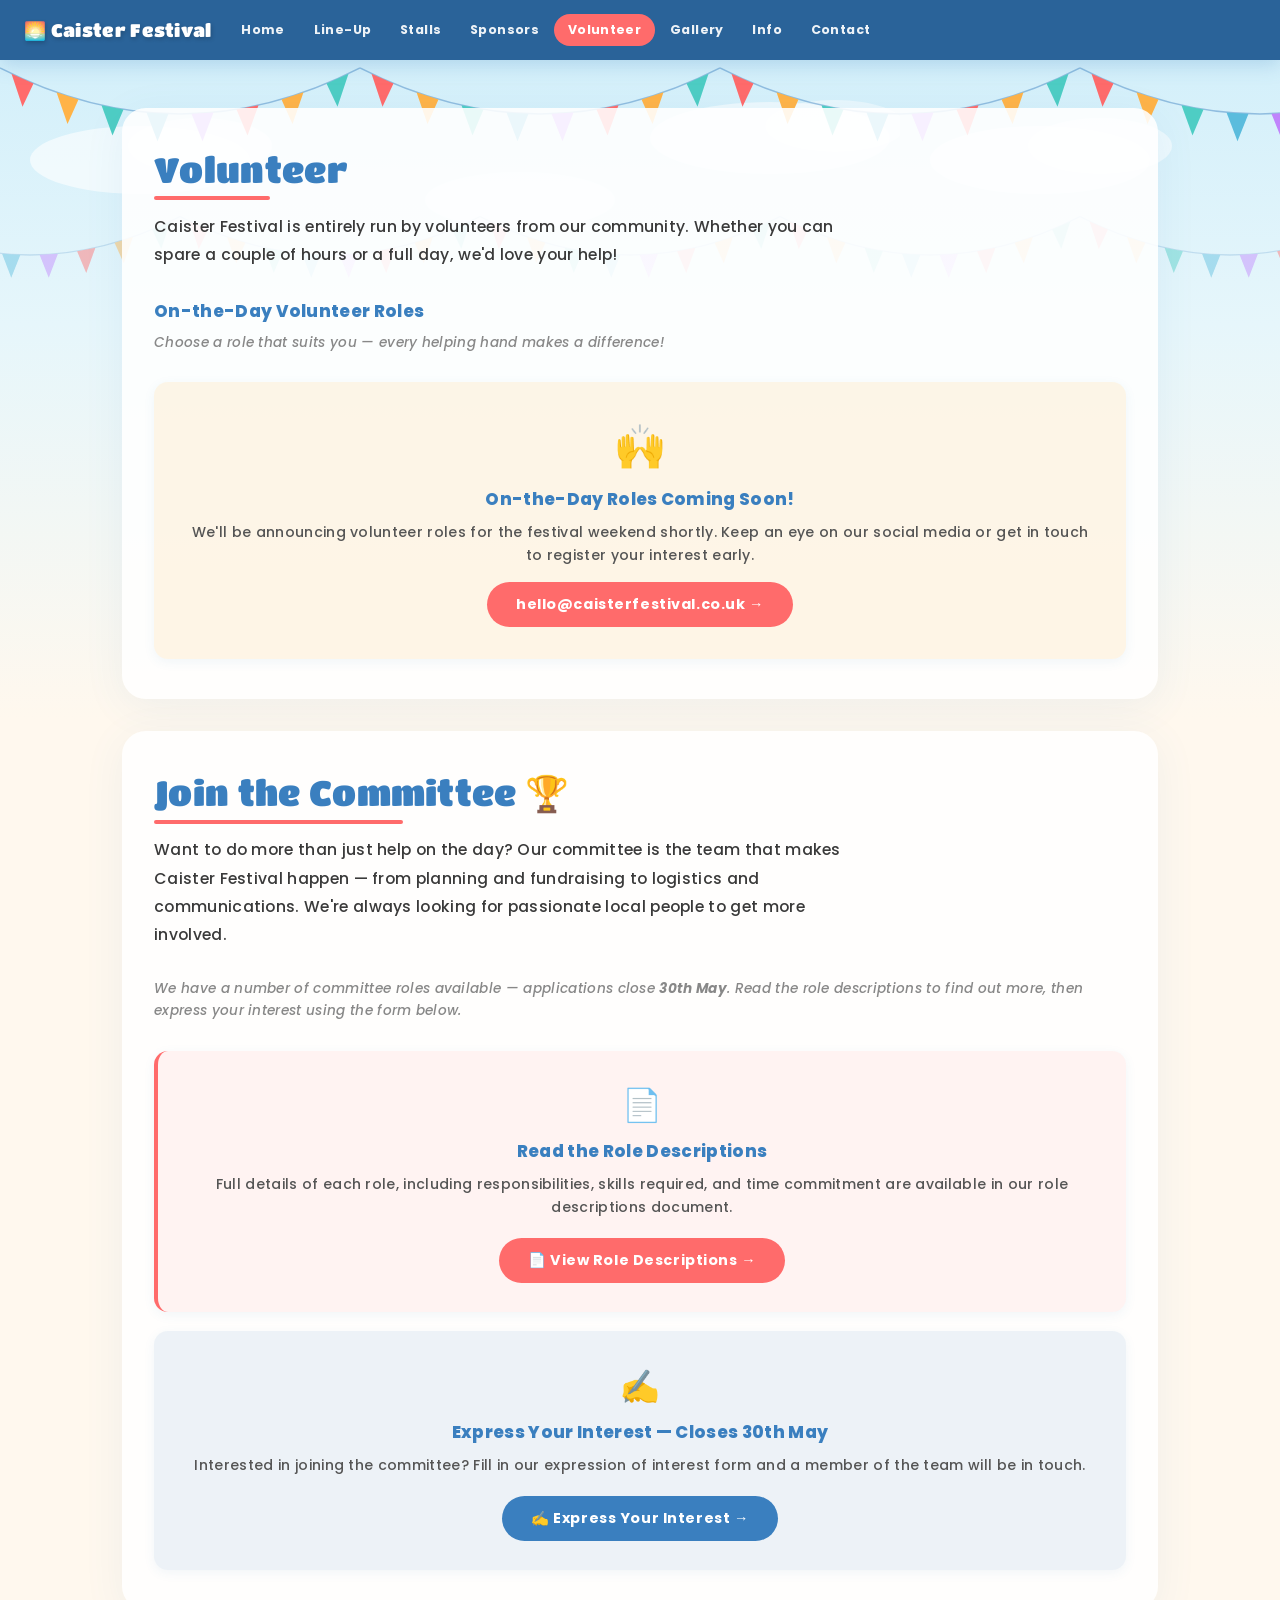
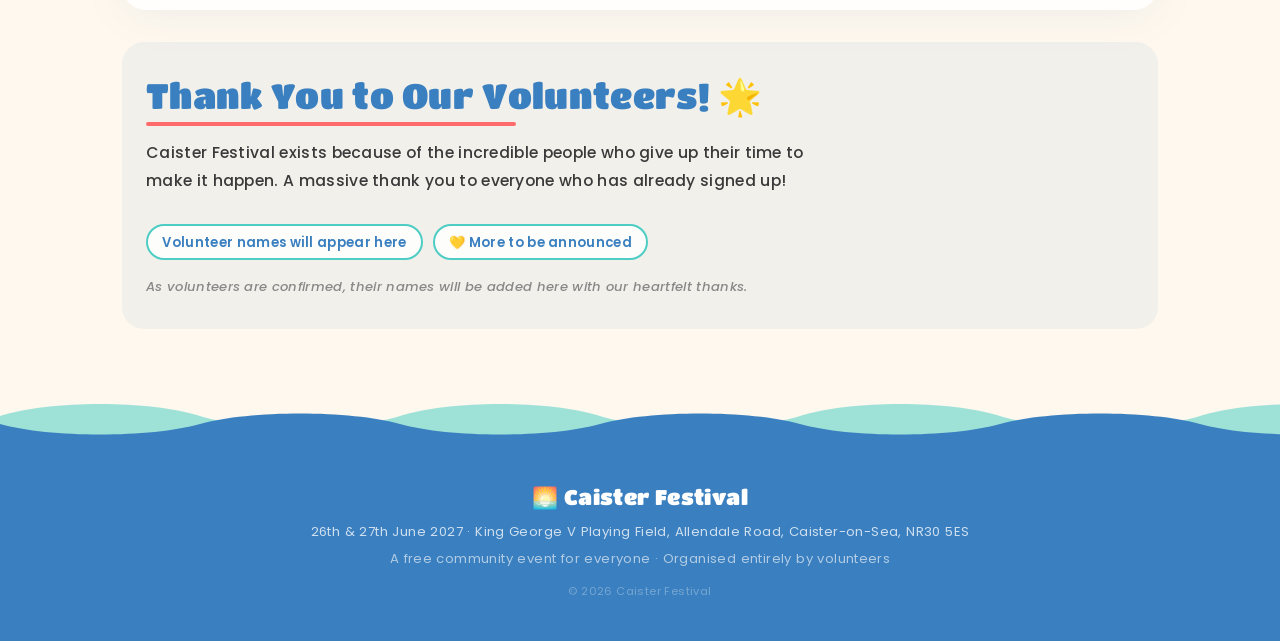
<file: volunteer/index.html>
<!DOCTYPE html>
<html lang="en">
<head>
<meta charset="UTF-8"/>
<meta name="viewport" content="width=device-width,initial-scale=1.0"/>
<link rel="icon" href="data:image/svg+xml,<svg xmlns='http://www.w3.org/2000/svg' viewBox='0 0 100 100'><text y='.9em' font-size='90'>🎪</text></svg>">
<title>Volunteer – Caister Festival</title>
<meta name="description" content="Volunteer at Caister Festival 2027 – help make our free community festival happen."/>
<!-- Fonts: Titan One (big headings) + Poppins (everything else) -->
<link rel="preconnect" href="https://fonts.googleapis.com"/>
<link rel="preconnect" href="https://fonts.gstatic.com" crossorigin/>
<link rel="stylesheet" href="https://fonts.googleapis.com/css2?family=Titan+One&family=Poppins:wght@400;500;600;700;800;900&display=swap"/>
<link rel="stylesheet" href="../styles.css"/>
  <!-- Google Analytics (gtag.js) -->
<script async src="https://www.googletagmanager.com/gtag/js?id=G-6C4787DRF9"></script>
  <script>
    window.dataLayer = window.dataLayer || [];
    function gtag(){dataLayer.push(arguments);}
    gtag("js", new Date());
    gtag("config", "G-6C4787DRF9");
  </script>
</head>
<body>
<div class="page-wrapper">
  <!-- Decorative background: sky, clouds and bunting (styled in styles.css → DECORATIVE BACKGROUND) -->
  <div class="bg-canvas" aria-hidden="true"></div>
  <!-- ===== NAVIGATION =====
         This menu is copied on every page. If you add or rename a page,
         update it in ALL 8 pages. (main.js highlights the current page.) -->
  <nav>
    <a class="nav-logo" href="/">🌅 Caister Festival</a>
    <!-- Menu button: only shown on phones (opens/closes the link list) -->
    <button class="nav-toggle" type="button" aria-expanded="false" aria-controls="nav-links"><span class="nav-toggle-icon" aria-hidden="true"></span>Menu</button>
    <div class="nav-links-wrap">
      <ul class="nav-links" id="nav-links">
        <li><a href="/">Home</a></li>
        <li><a href="/lineup/">Line-Up</a></li>
        <li><a href="/stalls/">Stalls</a></li>
        <li><a href="/sponsors/">Sponsors</a></li>
        <li><a href="/volunteer/" class="active">Volunteer</a></li>
        <li><a href="/gallery/">Gallery</a></li>
        <li><a href="/info/">Info</a></li>
        <li><a href="/contact/">Contact</a></li>
      </ul>
    </div>
  </nav>
  <div class="sec-wrap">
    <!-- ===== SECTION: Volunteer ===== -->
    <div class="panel">
      <div class="sec-title">Volunteer</div>
      <p class="sec-intro">Caister Festival is entirely run by volunteers from our community. Whether you can spare a couple of hours or a full day, we'd love your help!</p>
      <p class="vol-subhead">On-the-Day Volunteer Roles</p>
      <p class="vol-subhead-note">Choose a role that suits you — every helping hand makes a difference!</p>
      <div class="notice-box center" style="border-left: none; background: rgba(255,179,71,0.12); text-align: center; padding: 2rem;">
        <div style="font-size: 2.5rem; margin-bottom: 0.5rem;">🙌</div>
        <h3 style="margin-bottom: 0.5rem;">On-the-Day Roles Coming Soon!</h3>
        <p>We'll be announcing volunteer roles for the festival weekend shortly. Keep an eye on our social media or get in touch to register your interest early.</p>
        <div class="btn-row" style="margin-top: 1rem;">
          <a href="mailto:hello@caisterfestival.co.uk" class="btn btn-coral">hello@caisterfestival.co.uk →</a>
        </div>
      </div>
    </div>
    <!-- Committee Section -->
    <div class="panel reveal" style="margin-top: 2rem;">
      <div class="sec-title">Join the Committee 🏆</div>
      <p class="sec-intro">Want to do more than just help on the day? Our committee is the team that makes Caister Festival happen — from planning and fundraising to logistics and communications. We're always looking for passionate local people to get more involved.</p>

      <p class="vol-subhead-note">We have a number of committee roles available — applications close <strong>30th May</strong>. Read the role descriptions to find out more, then express your interest using the form below.</p>

      <div class="notice-box center" style="margin-top: 1.8rem; border-left: 4px solid var(--coral); background: rgba(255,107,107,0.07); padding: 1.8rem 2rem;">
        <div style="font-size: 2rem; margin-bottom: 0.5rem;">📄</div>
        <h3 style="margin-bottom: 0.5rem;">Read the Role Descriptions</h3>
        <p style="margin-bottom: 1.2rem;">Full details of each role, including responsibilities, skills required, and time commitment are available in our role descriptions document.</p>
        <div class="btn-row">
          <a href="https://drive.google.com/file/d/12Jfq-_AGs99WcrSVDdSIvuv5swDFUHjJ/view?usp=drive_link" target="_blank" class="btn btn-coral">📄 View Role Descriptions →</a>
        </div>
      </div>

      <div class="notice-box center" style="margin-top: 1.2rem; border-left: none; background: rgba(58,127,191,0.09); padding: 1.8rem 2rem;">
        <div style="font-size: 2rem; margin-bottom: 0.5rem;">✍️</div>
        <h3 style="margin-bottom: 0.5rem;">Express Your Interest — Closes 30th May</h3>
        <p style="margin-bottom: 1.2rem;">Interested in joining the committee? Fill in our expression of interest form and a member of the team will be in touch.</p>
        <div class="btn-row">
          <a href="https://docs.google.com/forms/d/e/1FAIpQLSfo--JpTgoXVk-onq_07FtQYC1jHwMN-9ojgi0V8gRaptfWuQ/viewform" target="_blank" class="btn btn-navy">✍️ Express Your Interest →</a>
        </div>
      </div>
    </div>

    <div class="vols-panel">
      <div class="sec-title">Thank You to Our Volunteers! 🌟</div>
      <p class="sec-intro">Caister Festival exists because of the incredible people who give up their time to make it happen. A massive thank you to everyone who has already signed up!</p>
      <div class="vol-wall">
        <div class="vchip">Volunteer names will appear here</div>
        <div class="vchip">💛 More to be announced</div>
      </div>
      <p class="vol-thanks-note">As volunteers are confirmed, their names will be added here with our heartfelt thanks.</p>
    </div>
  </div>
  <!-- ===== FOOTER (same on every page) ===== -->
  <footer>
    <div class="flogo">🌅 Caister Festival</div>
    <p>26th &amp; 27th June 2027 · King George V Playing Field, Allendale Road, Caister-on-Sea, NR30 5ES</p>
    <p class="footer-sub">A free community event for everyone · Organised entirely by volunteers</p>
    <p class="footer-copy">© 2026 Caister Festival</p>
  </footer>
</div>
  <!-- Site-wide JavaScript (nav shadow + current page highlight) -->
  <script src="../main.js"></script>
</body>
</html>
</file>
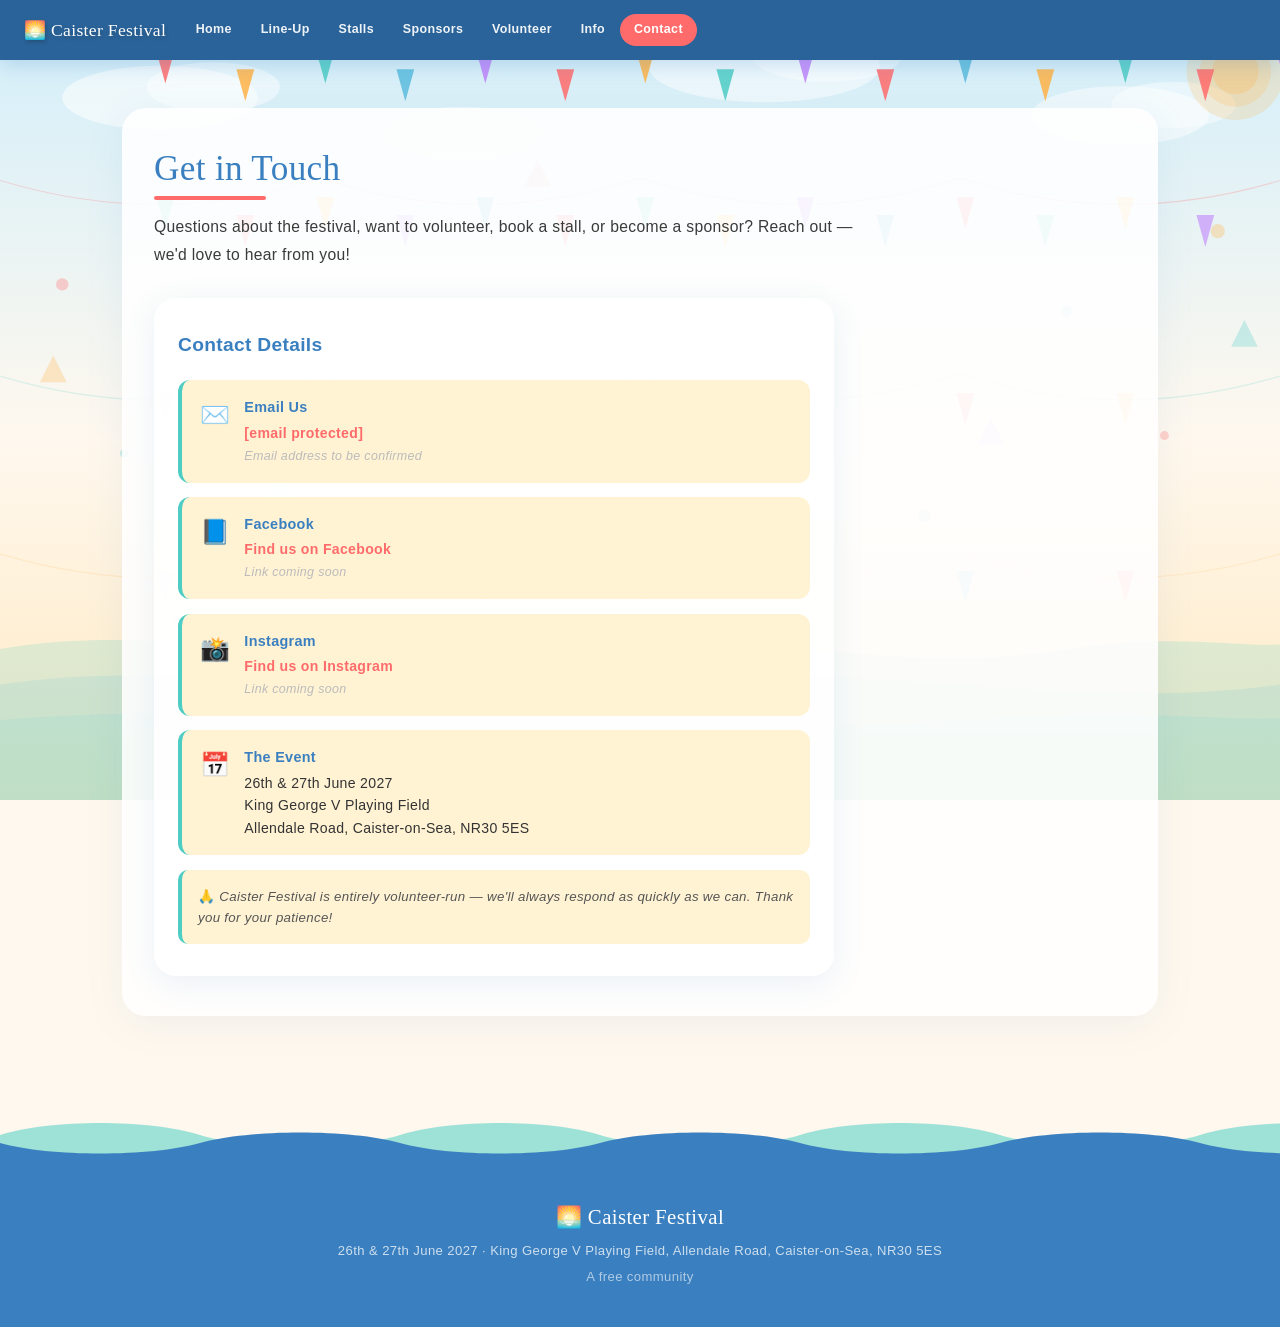
<file: contact.html>
<!DOCTYPE html>
<html lang="en">
<head>
<meta charset="UTF-8"/>
<meta name="viewport" content="width=device-width,initial-scale=1.0"/>
<title>Contact – Caister Festival</title>
<link rel="stylesheet" href="styles.css"/>
  <!-- Google tag (gtag.js) -->
  <script async src="https://www.googletagmanager.com/gtag/js?id=G-6C4787DRF9"></script>
  <script>
    window.dataLayer = window.dataLayer || [];
    function gtag(){dataLayer.push(arguments);}
    gtag("js", new Date());
    gtag("config", "G-6C4787DRF9");
  </script>
</head>
<body>
<div class="page-wrapper">
    <div class="bg-canvas">
    <svg xmlns="http://www.w3.org/2000/svg" viewBox="0 0 1440 900" preserveAspectRatio="xMidYMid slice">
      <defs>
        <linearGradient id="skyGrad" x1="0" y1="0" x2="0" y2="1">
          <stop offset="0%" stop-color="#d0eefb"/>
          <stop offset="55%" stop-color="#fff8ee"/>
          <stop offset="100%" stop-color="#ffe9c0"/>
        </linearGradient>
      </defs>
      <rect width="1440" height="900" fill="url(#skyGrad)"/>

      <!-- Clouds -->
      <ellipse cx="180" cy="110" rx="110" ry="36" fill="white" opacity="0.55"/>
      <ellipse cx="240" cy="98"  rx="75"  ry="28" fill="white" opacity="0.45"/>
      <ellipse cx="860" cy="75"  rx="130" ry="40" fill="white" opacity="0.5"/>
      <ellipse cx="930" cy="62"  rx="85"  ry="30" fill="white" opacity="0.4"/>
      <ellipse cx="1260" cy="130" rx="100" ry="33" fill="white" opacity="0.5"/>
      <ellipse cx="1320" cy="118" rx="70"  ry="26" fill="white" opacity="0.4"/>
      <ellipse cx="520"  cy="150" rx="90"  ry="30" fill="white" opacity="0.35"/>

      <!-- Sun -->
      <circle cx="1390" cy="80" r="55" fill="#FFB347" opacity="0.2"/>
      <circle cx="1390" cy="80" r="40" fill="#FFB347" opacity="0.2"/>
      <circle cx="1390" cy="80" r="26" fill="#FFB347" opacity="0.25"/>

      <!-- Bunting row 1 (top, bold) -->
      <path d="M-10,35 Q180,95 360,35 Q540,95 720,35 Q900,95 1080,35 Q1260,95 1450,35" stroke="#3A7FBF" stroke-width="1.5" fill="none" opacity="0.35"/>
      <polygon points="176,58 186,94 196,58"   fill="#FF6B6B" opacity="0.85"/>
      <polygon points="266,78 276,114 286,78"  fill="#FFB347" opacity="0.85"/>
      <polygon points="356,58 366,94 376,58"   fill="#4ECDC4" opacity="0.85"/>
      <polygon points="446,78 456,114 466,78"  fill="#5BBCDD" opacity="0.85"/>
      <polygon points="536,58 546,94 556,58"   fill="#C084FC" opacity="0.85"/>
      <polygon points="626,78 636,114 646,78"  fill="#FF6B6B" opacity="0.85"/>
      <polygon points="716,58 726,94 736,58"   fill="#FFB347" opacity="0.85"/>
      <polygon points="806,78 816,114 826,78"  fill="#4ECDC4" opacity="0.85"/>
      <polygon points="896,58 906,94 916,58"   fill="#C084FC" opacity="0.85"/>
      <polygon points="986,78 996,114 1006,78" fill="#FF6B6B" opacity="0.85"/>
      <polygon points="1076,58 1086,94 1096,58" fill="#5BBCDD" opacity="0.85"/>
      <polygon points="1166,78 1176,114 1186,78" fill="#FFB347" opacity="0.85"/>
      <polygon points="1256,58 1266,94 1276,58" fill="#4ECDC4" opacity="0.85"/>
      <polygon points="1346,78 1356,114 1366,78" fill="#FF6B6B" opacity="0.85"/>
      <polygon points="1436,58 1446,94 1456,58" fill="#C084FC" opacity="0.85"/>

      <!-- Bunting row 2 -->
      <path d="M-10,200 Q180,260 360,200 Q540,260 720,200 Q900,260 1080,200 Q1260,260 1450,200" stroke="#FF6B6B" stroke-width="1.2" fill="none" opacity="0.25"/>
      <polygon points="176,222 186,258 196,222" fill="#4ECDC4" opacity="0.6"/>
      <polygon points="266,242 276,278 286,242" fill="#FF6B6B" opacity="0.6"/>
      <polygon points="356,222 366,258 376,222" fill="#FFB347" opacity="0.6"/>
      <polygon points="446,242 456,278 466,242" fill="#C084FC" opacity="0.6"/>
      <polygon points="536,222 546,258 556,222" fill="#5BBCDD" opacity="0.6"/>
      <polygon points="626,242 636,278 646,242" fill="#FF6B6B" opacity="0.6"/>
      <polygon points="716,222 726,258 736,222" fill="#4ECDC4" opacity="0.6"/>
      <polygon points="806,242 816,278 826,242" fill="#FFB347" opacity="0.6"/>
      <polygon points="896,222 906,258 916,222" fill="#C084FC" opacity="0.6"/>
      <polygon points="986,242 996,278 1006,242" fill="#5BBCDD" opacity="0.6"/>
      <polygon points="1076,222 1086,258 1096,222" fill="#FF6B6B" opacity="0.6"/>
      <polygon points="1166,242 1176,278 1186,242" fill="#4ECDC4" opacity="0.6"/>
      <polygon points="1256,222 1266,258 1276,222" fill="#FFB347" opacity="0.6"/>
      <polygon points="1346,242 1356,278 1366,242" fill="#C084FC" opacity="0.6"/>

      <!-- Bunting row 3 (mid page) -->
      <path d="M-10,420 Q180,480 360,420 Q540,480 720,420 Q900,480 1080,420 Q1260,480 1450,420" stroke="#4ECDC4" stroke-width="1.2" fill="none" opacity="0.2"/>
      <polygon points="176,442 186,478 196,442" fill="#FFB347" opacity="0.45"/>
      <polygon points="356,442 366,478 376,442" fill="#FF6B6B" opacity="0.45"/>
      <polygon points="536,442 546,478 556,442" fill="#C084FC" opacity="0.45"/>
      <polygon points="716,442 726,478 736,442" fill="#4ECDC4" opacity="0.45"/>
      <polygon points="896,442 906,478 916,442" fill="#5BBCDD" opacity="0.45"/>
      <polygon points="1076,442 1086,478 1096,442" fill="#FF6B6B" opacity="0.45"/>
      <polygon points="1256,442 1266,478 1276,442" fill="#FFB347" opacity="0.45"/>

      <!-- Bunting row 4 (lower) -->
      <path d="M-10,620 Q180,680 360,620 Q540,680 720,620 Q900,680 1080,620 Q1260,680 1450,620" stroke="#FFB347" stroke-width="1.2" fill="none" opacity="0.18"/>
      <polygon points="176,642 186,678 196,642" fill="#5BBCDD" opacity="0.4"/>
      <polygon points="356,642 366,678 376,642" fill="#4ECDC4" opacity="0.4"/>
      <polygon points="536,642 546,678 556,642" fill="#FF6B6B" opacity="0.4"/>
      <polygon points="716,642 726,678 736,642" fill="#FFB347" opacity="0.4"/>
      <polygon points="896,642 906,678 916,642" fill="#C084FC" opacity="0.4"/>
      <polygon points="1076,642 1086,678 1096,642" fill="#5BBCDD" opacity="0.4"/>
      <polygon points="1256,642 1266,678 1276,642" fill="#FF6B6B" opacity="0.4"/>

      <!-- Waves at bottom -->
      <path d="M0,730 C200,695 400,765 600,730 C800,695 1000,765 1200,730 C1320,712 1390,728 1440,725 L1440,900 L0,900Z" fill="#4ECDC4" opacity="0.18"/>
      <path d="M0,770 C240,735 480,805 720,770 C960,735 1200,805 1440,770 L1440,900 L0,900Z" fill="#5BBCDD" opacity="0.14"/>
      <path d="M0,810 C360,782 720,838 1080,810 C1260,796 1360,810 1440,808 L1440,900 L0,900Z" fill="#4ECDC4" opacity="0.11"/>

      <!-- Scattered confetti dots -->
      <circle cx="70"   cy="320" r="7" fill="#FF6B6B" opacity="0.3"/>
      <circle cx="140"  cy="510" r="5" fill="#4ECDC4" opacity="0.3"/>
      <circle cx="1370" cy="260" r="8" fill="#FFB347" opacity="0.3"/>
      <circle cx="1310" cy="490" r="5" fill="#FF6B6B" opacity="0.28"/>
      <circle cx="690"  cy="660" r="6" fill="#FFB347" opacity="0.25"/>
      <circle cx="390"  cy="630" r="5" fill="#5BBCDD" opacity="0.28"/>
      <circle cx="1040" cy="580" r="7" fill="#4ECDC4" opacity="0.25"/>
      <circle cx="200"  cy="700" r="5" fill="#C084FC" opacity="0.25"/>
      <circle cx="1200" cy="350" r="6" fill="#5BBCDD" opacity="0.25"/>
      <circle cx="750"  cy="480" r="4" fill="#FF6B6B" opacity="0.2"/>

      <!-- Confetti triangles scattered -->
      <polygon points="45,430 60,400 75,430"    fill="#FFB347" opacity="0.28"/>
      <polygon points="1385,390 1400,360 1415,390" fill="#4ECDC4" opacity="0.28"/>
      <polygon points="590,210 605,180 620,210"  fill="#FF6B6B" opacity="0.25"/>
      <polygon points="1100,500 1115,470 1130,500" fill="#C084FC" opacity="0.22"/>
      <polygon points="300,560 315,530 330,560"  fill="#5BBCDD" opacity="0.22"/>
    </svg>
  </div>
<nav>
    <a class="nav-logo" href="index.html">🌅 Caister Festival</a>
    <div class="nav-links-wrap">
      <ul class="nav-links">
        <li><a href="index.html">Home</a></li>
        <li><a href="lineup.html">Line-Up</a></li>
        <li><a href="stalls.html">Stalls</a></li>
        <li><a href="sponsors.html">Sponsors</a></li>
        <li><a href="volunteer.html">Volunteer</a></li>
        <li><a href="info.html">Info</a></li>
        <li><a href="contact.html" class="active">Contact</a></li>
      </ul>
    </div>
  </nav>
  <div class="sec-wrap">
    <div class="panel">
      <div class="sec-title">Get in Touch</div>
      <p class="sec-intro">Questions about the festival, want to volunteer, book a stall, or become a sponsor? Reach out — we'd love to hear from you!</p>
      <div class="contact-box">
        <h3>Contact Details</h3>
        <div class="ci">
          <div class="cic">✉️</div>
          <div class="cit">
            <strong>Email Us</strong>
            <a href="/cdn-cgi/l/email-protection#79111c151516391a18100a0d1c0b1f1c0a0d100f1815571a16570c12"><span class="__cf_email__" data-cfemail="f29a979e9e9db291939b81869780949781869b84939edc919ddc8799">[email&#160;protected]</span></a>
            <div class="coming">Email address to be confirmed</div>
          </div>
        </div>
        <div class="ci">
          <div class="cic">📘</div>
          <div class="cit">
            <strong>Facebook</strong>
            <a href="https://facebook.com" target="_blank">Find us on Facebook</a>
            <div class="coming">Link coming soon</div>
          </div>
        </div>
        <div class="ci">
          <div class="cic">📸</div>
          <div class="cit">
            <strong>Instagram</strong>
            <a href="https://instagram.com" target="_blank">Find us on Instagram</a>
            <div class="coming">Link coming soon</div>
          </div>
        </div>
        <div class="ci">
          <div class="cic">📅</div>
          <div class="cit">
            <strong>The Event</strong>
            26th &amp; 27th June 2027<br>
            King George V Playing Field<br>
            Allendale Road, Caister-on-Sea, NR30 5ES
          </div>
        </div>
        <div class="contact-note">
          <p>🙏 <em>Caister Festival is entirely volunteer-run — we'll always respond as quickly as we can. Thank you for your patience!</em></p>
        </div>
      </div>
    </div>
  </div>
  <footer>
    <div class="flogo">🌅 Caister Festival</div>
    <p>26th &amp; 27th June 2027 · King George V Playing Field, Allendale Road, Caister-on-Sea, NR30 5ES</p>
    <p class="footer-sub">A free community
</file>
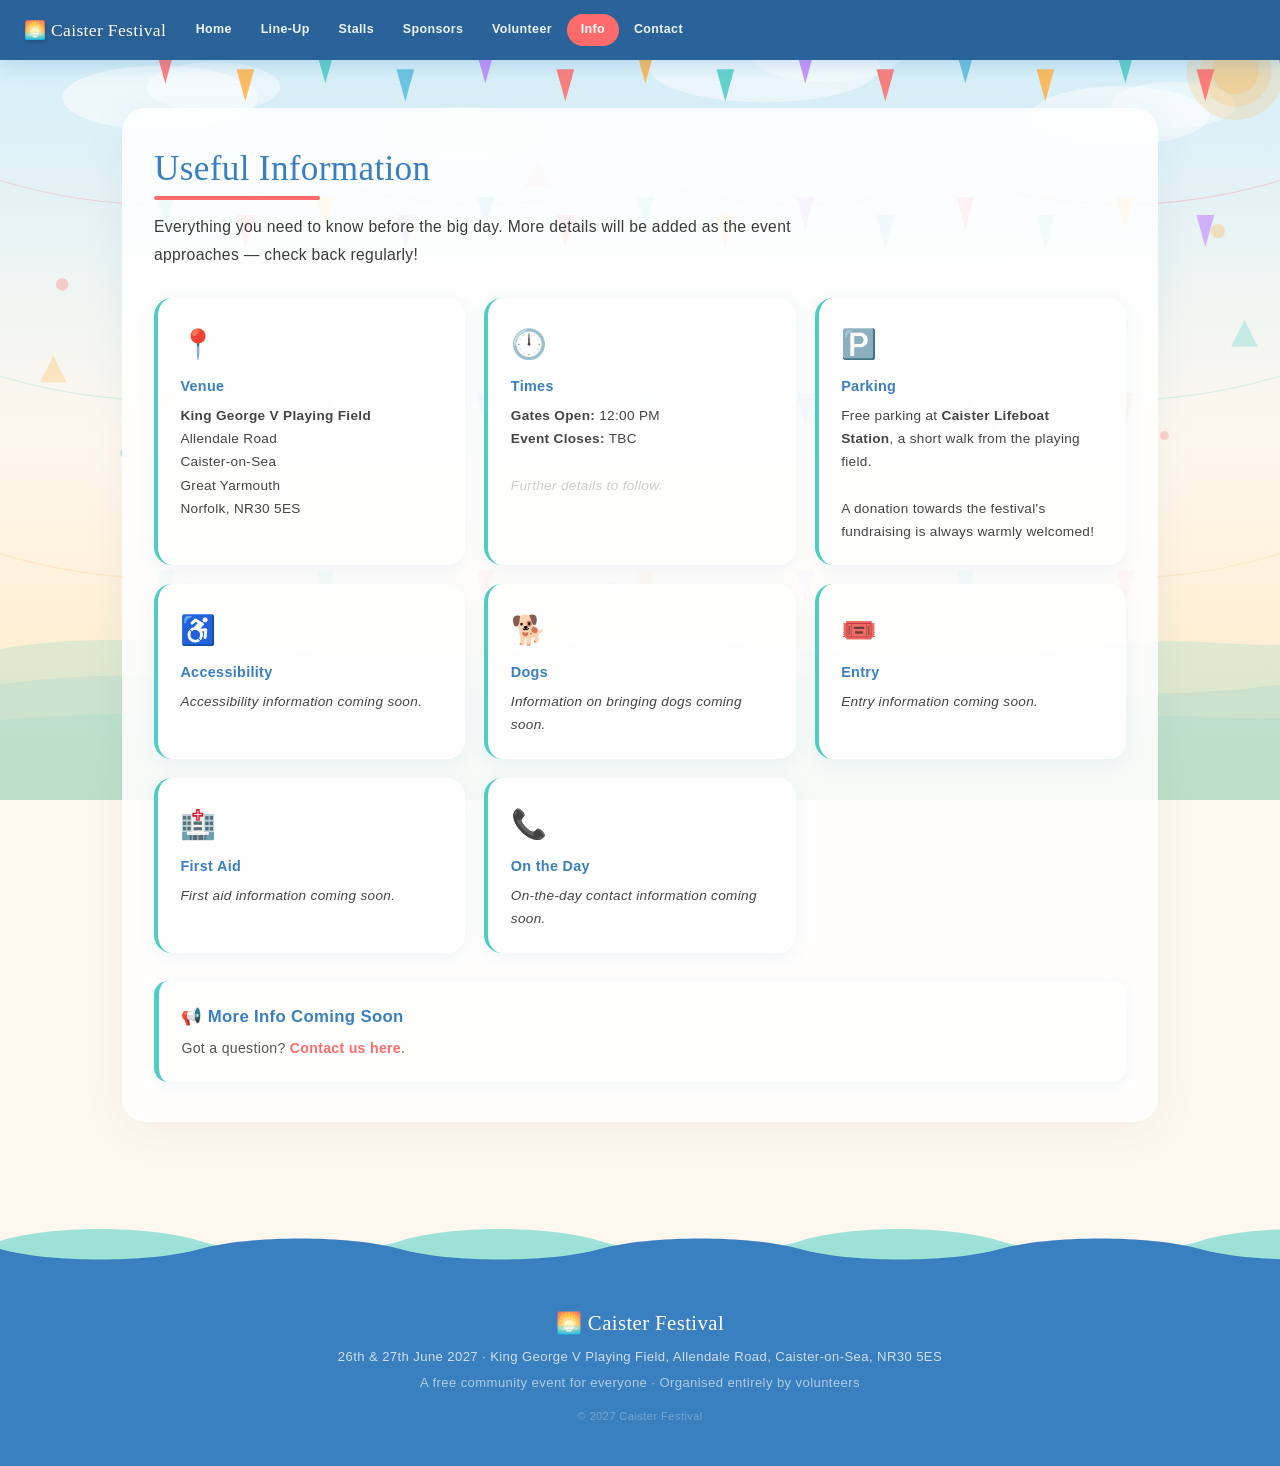
<file: info.html>
<!DOCTYPE html>
<html lang="en">
<head>
<meta charset="UTF-8"/>
<meta name="viewport" content="width=device-width,initial-scale=1.0"/>
<title>Info – Caister Festival</title>
<link rel="stylesheet" href="styles.css"/>
  <!-- Google tag (gtag.js) -->
  <script async src="https://www.googletagmanager.com/gtag/js?id=G-6C4787DRF9"></script>
  <script>
    window.dataLayer = window.dataLayer || [];
    function gtag(){dataLayer.push(arguments);}
    gtag("js", new Date());
    gtag("config", "G-6C4787DRF9");
  </script>
</head>
<body>
<div class="page-wrapper">
    <div class="bg-canvas">
    <svg xmlns="http://www.w3.org/2000/svg" viewBox="0 0 1440 900" preserveAspectRatio="xMidYMid slice">
      <defs>
        <linearGradient id="skyGrad" x1="0" y1="0" x2="0" y2="1">
          <stop offset="0%" stop-color="#d0eefb"/>
          <stop offset="55%" stop-color="#fff8ee"/>
          <stop offset="100%" stop-color="#ffe9c0"/>
        </linearGradient>
      </defs>
      <rect width="1440" height="900" fill="url(#skyGrad)"/>

      <!-- Clouds -->
      <ellipse cx="180" cy="110" rx="110" ry="36" fill="white" opacity="0.55"/>
      <ellipse cx="240" cy="98"  rx="75"  ry="28" fill="white" opacity="0.45"/>
      <ellipse cx="860" cy="75"  rx="130" ry="40" fill="white" opacity="0.5"/>
      <ellipse cx="930" cy="62"  rx="85"  ry="30" fill="white" opacity="0.4"/>
      <ellipse cx="1260" cy="130" rx="100" ry="33" fill="white" opacity="0.5"/>
      <ellipse cx="1320" cy="118" rx="70"  ry="26" fill="white" opacity="0.4"/>
      <ellipse cx="520"  cy="150" rx="90"  ry="30" fill="white" opacity="0.35"/>

      <!-- Sun -->
      <circle cx="1390" cy="80" r="55" fill="#FFB347" opacity="0.2"/>
      <circle cx="1390" cy="80" r="40" fill="#FFB347" opacity="0.2"/>
      <circle cx="1390" cy="80" r="26" fill="#FFB347" opacity="0.25"/>

      <!-- Bunting row 1 (top, bold) -->
      <path d="M-10,35 Q180,95 360,35 Q540,95 720,35 Q900,95 1080,35 Q1260,95 1450,35" stroke="#3A7FBF" stroke-width="1.5" fill="none" opacity="0.35"/>
      <polygon points="176,58 186,94 196,58"   fill="#FF6B6B" opacity="0.85"/>
      <polygon points="266,78 276,114 286,78"  fill="#FFB347" opacity="0.85"/>
      <polygon points="356,58 366,94 376,58"   fill="#4ECDC4" opacity="0.85"/>
      <polygon points="446,78 456,114 466,78"  fill="#5BBCDD" opacity="0.85"/>
      <polygon points="536,58 546,94 556,58"   fill="#C084FC" opacity="0.85"/>
      <polygon points="626,78 636,114 646,78"  fill="#FF6B6B" opacity="0.85"/>
      <polygon points="716,58 726,94 736,58"   fill="#FFB347" opacity="0.85"/>
      <polygon points="806,78 816,114 826,78"  fill="#4ECDC4" opacity="0.85"/>
      <polygon points="896,58 906,94 916,58"   fill="#C084FC" opacity="0.85"/>
      <polygon points="986,78 996,114 1006,78" fill="#FF6B6B" opacity="0.85"/>
      <polygon points="1076,58 1086,94 1096,58" fill="#5BBCDD" opacity="0.85"/>
      <polygon points="1166,78 1176,114 1186,78" fill="#FFB347" opacity="0.85"/>
      <polygon points="1256,58 1266,94 1276,58" fill="#4ECDC4" opacity="0.85"/>
      <polygon points="1346,78 1356,114 1366,78" fill="#FF6B6B" opacity="0.85"/>
      <polygon points="1436,58 1446,94 1456,58" fill="#C084FC" opacity="0.85"/>

      <!-- Bunting row 2 -->
      <path d="M-10,200 Q180,260 360,200 Q540,260 720,200 Q900,260 1080,200 Q1260,260 1450,200" stroke="#FF6B6B" stroke-width="1.2" fill="none" opacity="0.25"/>
      <polygon points="176,222 186,258 196,222" fill="#4ECDC4" opacity="0.6"/>
      <polygon points="266,242 276,278 286,242" fill="#FF6B6B" opacity="0.6"/>
      <polygon points="356,222 366,258 376,222" fill="#FFB347" opacity="0.6"/>
      <polygon points="446,242 456,278 466,242" fill="#C084FC" opacity="0.6"/>
      <polygon points="536,222 546,258 556,222" fill="#5BBCDD" opacity="0.6"/>
      <polygon points="626,242 636,278 646,242" fill="#FF6B6B" opacity="0.6"/>
      <polygon points="716,222 726,258 736,222" fill="#4ECDC4" opacity="0.6"/>
      <polygon points="806,242 816,278 826,242" fill="#FFB347" opacity="0.6"/>
      <polygon points="896,222 906,258 916,222" fill="#C084FC" opacity="0.6"/>
      <polygon points="986,242 996,278 1006,242" fill="#5BBCDD" opacity="0.6"/>
      <polygon points="1076,222 1086,258 1096,222" fill="#FF6B6B" opacity="0.6"/>
      <polygon points="1166,242 1176,278 1186,242" fill="#4ECDC4" opacity="0.6"/>
      <polygon points="1256,222 1266,258 1276,222" fill="#FFB347" opacity="0.6"/>
      <polygon points="1346,242 1356,278 1366,242" fill="#C084FC" opacity="0.6"/>

      <!-- Bunting row 3 (mid page) -->
      <path d="M-10,420 Q180,480 360,420 Q540,480 720,420 Q900,480 1080,420 Q1260,480 1450,420" stroke="#4ECDC4" stroke-width="1.2" fill="none" opacity="0.2"/>
      <polygon points="176,442 186,478 196,442" fill="#FFB347" opacity="0.45"/>
      <polygon points="356,442 366,478 376,442" fill="#FF6B6B" opacity="0.45"/>
      <polygon points="536,442 546,478 556,442" fill="#C084FC" opacity="0.45"/>
      <polygon points="716,442 726,478 736,442" fill="#4ECDC4" opacity="0.45"/>
      <polygon points="896,442 906,478 916,442" fill="#5BBCDD" opacity="0.45"/>
      <polygon points="1076,442 1086,478 1096,442" fill="#FF6B6B" opacity="0.45"/>
      <polygon points="1256,442 1266,478 1276,442" fill="#FFB347" opacity="0.45"/>

      <!-- Bunting row 4 (lower) -->
      <path d="M-10,620 Q180,680 360,620 Q540,680 720,620 Q900,680 1080,620 Q1260,680 1450,620" stroke="#FFB347" stroke-width="1.2" fill="none" opacity="0.18"/>
      <polygon points="176,642 186,678 196,642" fill="#5BBCDD" opacity="0.4"/>
      <polygon points="356,642 366,678 376,642" fill="#4ECDC4" opacity="0.4"/>
      <polygon points="536,642 546,678 556,642" fill="#FF6B6B" opacity="0.4"/>
      <polygon points="716,642 726,678 736,642" fill="#FFB347" opacity="0.4"/>
      <polygon points="896,642 906,678 916,642" fill="#C084FC" opacity="0.4"/>
      <polygon points="1076,642 1086,678 1096,642" fill="#5BBCDD" opacity="0.4"/>
      <polygon points="1256,642 1266,678 1276,642" fill="#FF6B6B" opacity="0.4"/>

      <!-- Waves at bottom -->
      <path d="M0,730 C200,695 400,765 600,730 C800,695 1000,765 1200,730 C1320,712 1390,728 1440,725 L1440,900 L0,900Z" fill="#4ECDC4" opacity="0.18"/>
      <path d="M0,770 C240,735 480,805 720,770 C960,735 1200,805 1440,770 L1440,900 L0,900Z" fill="#5BBCDD" opacity="0.14"/>
      <path d="M0,810 C360,782 720,838 1080,810 C1260,796 1360,810 1440,808 L1440,900 L0,900Z" fill="#4ECDC4" opacity="0.11"/>

      <!-- Scattered confetti dots -->
      <circle cx="70"   cy="320" r="7" fill="#FF6B6B" opacity="0.3"/>
      <circle cx="140"  cy="510" r="5" fill="#4ECDC4" opacity="0.3"/>
      <circle cx="1370" cy="260" r="8" fill="#FFB347" opacity="0.3"/>
      <circle cx="1310" cy="490" r="5" fill="#FF6B6B" opacity="0.28"/>
      <circle cx="690"  cy="660" r="6" fill="#FFB347" opacity="0.25"/>
      <circle cx="390"  cy="630" r="5" fill="#5BBCDD" opacity="0.28"/>
      <circle cx="1040" cy="580" r="7" fill="#4ECDC4" opacity="0.25"/>
      <circle cx="200"  cy="700" r="5" fill="#C084FC" opacity="0.25"/>
      <circle cx="1200" cy="350" r="6" fill="#5BBCDD" opacity="0.25"/>
      <circle cx="750"  cy="480" r="4" fill="#FF6B6B" opacity="0.2"/>

      <!-- Confetti triangles scattered -->
      <polygon points="45,430 60,400 75,430"    fill="#FFB347" opacity="0.28"/>
      <polygon points="1385,390 1400,360 1415,390" fill="#4ECDC4" opacity="0.28"/>
      <polygon points="590,210 605,180 620,210"  fill="#FF6B6B" opacity="0.25"/>
      <polygon points="1100,500 1115,470 1130,500" fill="#C084FC" opacity="0.22"/>
      <polygon points="300,560 315,530 330,560"  fill="#5BBCDD" opacity="0.22"/>
    </svg>
  </div>
<nav>
    <a class="nav-logo" href="index.html">🌅 Caister Festival</a>
    <div class="nav-links-wrap">
      <ul class="nav-links">
        <li><a href="index.html">Home</a></li>
        <li><a href="lineup.html">Line-Up</a></li>
        <li><a href="stalls.html">Stalls</a></li>
        <li><a href="sponsors.html">Sponsors</a></li>
        <li><a href="volunteer.html">Volunteer</a></li>
        <li><a href="info.html" class="active">Info</a></li>
        <li><a href="contact.html">Contact</a></li>
      </ul>
    </div>
  </nav>
  <div class="sec-wrap">
    <div class="panel">
      <div class="sec-title">Useful Information</div>
      <p class="sec-intro">Everything you need to know before the big day. More details will be added as the event approaches — check back regularly!</p>
      <div class="info-grid">
        <div class="icard"><div class="iicon">📍</div><h3>Venue</h3><p><strong>King George V Playing Field</strong><br>Allendale Road<br>Caister-on-Sea<br>Great Yarmouth<br>Norfolk, NR30 5ES</p></div>
        <div class="icard"><div class="iicon">🕛</div><h3>Times</h3><p><strong>Gates Open:</strong> 12:00 PM<br><strong>Event Closes:</strong> TBC<br><br><span class="phtext">Further details to follow.</span></p></div>
        <div class="icard"><div class="iicon">🅿️</div><h3>Parking</h3><p>Free parking at <strong>Caister Lifeboat Station</strong>, a short walk from the playing field.<br><br>A donation towards the festival's fundraising is always warmly welcomed!</p></div>
        <div class="icard"><div class="iicon">♿</div><h3>Accessibility</h3><p class="phtext">Accessibility information coming soon.</p></div>
        <div class="icard"><div class="iicon">🐕</div><h3>Dogs</h3><p class="phtext">Information on bringing dogs coming soon.</p></div>
        <div class="icard"><div class="iicon">🎟️</div><h3>Entry</h3><p class="phtext">Entry information coming soon.</p></div>
        <div class="icard"><div class="iicon">🏥</div><h3>First Aid</h3><p class="phtext">First aid information coming soon.</p></div>
        <div class="icard"><div class="iicon">📞</div><h3>On the Day</h3><p class="phtext">On-the-day contact information coming soon.</p></div>
      </div>
      <div class="notice-box">
        <h3>📢 More Info Coming Soon</h3>
        <p class="small">Got a question? <a href="contact.html">Contact us here</a>.</p>
      </div>
    </div>
  </div>
  <footer>
    <div class="flogo">🌅 Caister Festival</div>
    <p>26th &amp; 27th June 2027 · King George V Playing Field, Allendale Road, Caister-on-Sea, NR30 5ES</p>
    <p class="footer-sub">A free community event for everyone · Organised entirely by volunteers</p>
    <p class="footer-copy">© 2027 Caister Festival</p>
  </footer>
</div>
  <script src="main.js"></script>
</body>
</html>
</file>
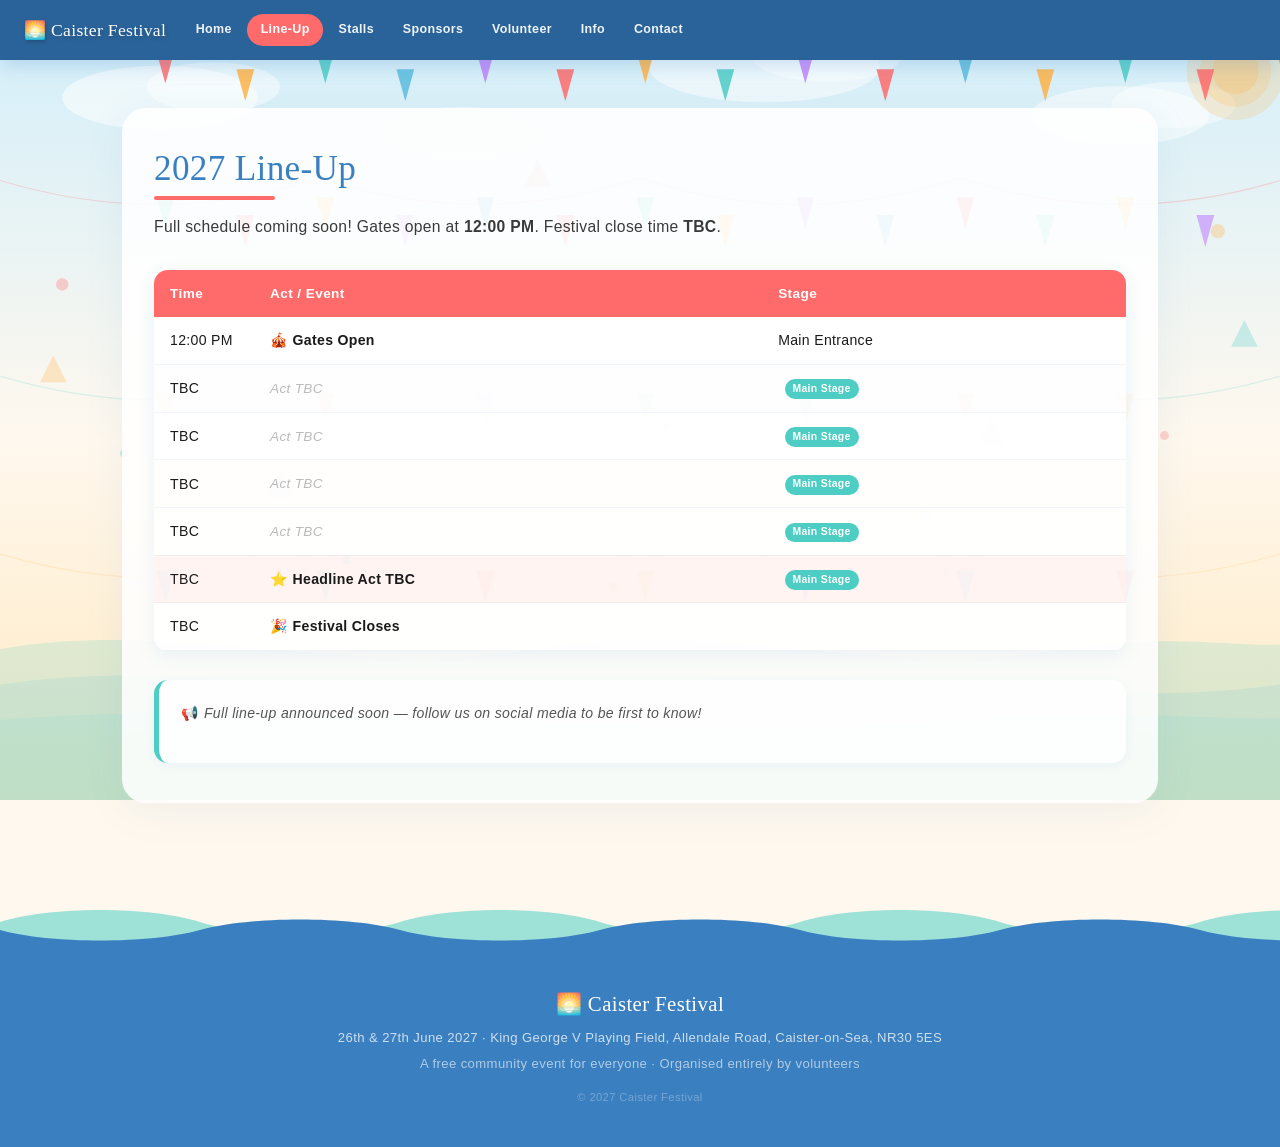
<file: lineup.html>
<!DOCTYPE html>
<html lang="en">
<head>
<meta charset="UTF-8"/>
<meta name="viewport" content="width=device-width,initial-scale=1.0"/>
<title>Line-Up – Caister Festival</title>
<link rel="stylesheet" href="styles.css"/>
  <!-- Google tag (gtag.js) -->
  <script async src="https://www.googletagmanager.com/gtag/js?id=G-6C4787DRF9"></script>
  <script>
    window.dataLayer = window.dataLayer || [];
    function gtag(){dataLayer.push(arguments);}
    gtag("js", new Date());
    gtag("config", "G-6C4787DRF9");
  </script>
</head>
<body>
<div class="page-wrapper">
    <div class="bg-canvas">
    <svg xmlns="http://www.w3.org/2000/svg" viewBox="0 0 1440 900" preserveAspectRatio="xMidYMid slice">
      <defs>
        <linearGradient id="skyGrad" x1="0" y1="0" x2="0" y2="1">
          <stop offset="0%" stop-color="#d0eefb"/>
          <stop offset="55%" stop-color="#fff8ee"/>
          <stop offset="100%" stop-color="#ffe9c0"/>
        </linearGradient>
      </defs>
      <rect width="1440" height="900" fill="url(#skyGrad)"/>

      <!-- Clouds -->
      <ellipse cx="180" cy="110" rx="110" ry="36" fill="white" opacity="0.55"/>
      <ellipse cx="240" cy="98"  rx="75"  ry="28" fill="white" opacity="0.45"/>
      <ellipse cx="860" cy="75"  rx="130" ry="40" fill="white" opacity="0.5"/>
      <ellipse cx="930" cy="62"  rx="85"  ry="30" fill="white" opacity="0.4"/>
      <ellipse cx="1260" cy="130" rx="100" ry="33" fill="white" opacity="0.5"/>
      <ellipse cx="1320" cy="118" rx="70"  ry="26" fill="white" opacity="0.4"/>
      <ellipse cx="520"  cy="150" rx="90"  ry="30" fill="white" opacity="0.35"/>

      <!-- Sun -->
      <circle cx="1390" cy="80" r="55" fill="#FFB347" opacity="0.2"/>
      <circle cx="1390" cy="80" r="40" fill="#FFB347" opacity="0.2"/>
      <circle cx="1390" cy="80" r="26" fill="#FFB347" opacity="0.25"/>

      <!-- Bunting row 1 (top, bold) -->
      <path d="M-10,35 Q180,95 360,35 Q540,95 720,35 Q900,95 1080,35 Q1260,95 1450,35" stroke="#3A7FBF" stroke-width="1.5" fill="none" opacity="0.35"/>
      <polygon points="176,58 186,94 196,58"   fill="#FF6B6B" opacity="0.85"/>
      <polygon points="266,78 276,114 286,78"  fill="#FFB347" opacity="0.85"/>
      <polygon points="356,58 366,94 376,58"   fill="#4ECDC4" opacity="0.85"/>
      <polygon points="446,78 456,114 466,78"  fill="#5BBCDD" opacity="0.85"/>
      <polygon points="536,58 546,94 556,58"   fill="#C084FC" opacity="0.85"/>
      <polygon points="626,78 636,114 646,78"  fill="#FF6B6B" opacity="0.85"/>
      <polygon points="716,58 726,94 736,58"   fill="#FFB347" opacity="0.85"/>
      <polygon points="806,78 816,114 826,78"  fill="#4ECDC4" opacity="0.85"/>
      <polygon points="896,58 906,94 916,58"   fill="#C084FC" opacity="0.85"/>
      <polygon points="986,78 996,114 1006,78" fill="#FF6B6B" opacity="0.85"/>
      <polygon points="1076,58 1086,94 1096,58" fill="#5BBCDD" opacity="0.85"/>
      <polygon points="1166,78 1176,114 1186,78" fill="#FFB347" opacity="0.85"/>
      <polygon points="1256,58 1266,94 1276,58" fill="#4ECDC4" opacity="0.85"/>
      <polygon points="1346,78 1356,114 1366,78" fill="#FF6B6B" opacity="0.85"/>
      <polygon points="1436,58 1446,94 1456,58" fill="#C084FC" opacity="0.85"/>

      <!-- Bunting row 2 -->
      <path d="M-10,200 Q180,260 360,200 Q540,260 720,200 Q900,260 1080,200 Q1260,260 1450,200" stroke="#FF6B6B" stroke-width="1.2" fill="none" opacity="0.25"/>
      <polygon points="176,222 186,258 196,222" fill="#4ECDC4" opacity="0.6"/>
      <polygon points="266,242 276,278 286,242" fill="#FF6B6B" opacity="0.6"/>
      <polygon points="356,222 366,258 376,222" fill="#FFB347" opacity="0.6"/>
      <polygon points="446,242 456,278 466,242" fill="#C084FC" opacity="0.6"/>
      <polygon points="536,222 546,258 556,222" fill="#5BBCDD" opacity="0.6"/>
      <polygon points="626,242 636,278 646,242" fill="#FF6B6B" opacity="0.6"/>
      <polygon points="716,222 726,258 736,222" fill="#4ECDC4" opacity="0.6"/>
      <polygon points="806,242 816,278 826,242" fill="#FFB347" opacity="0.6"/>
      <polygon points="896,222 906,258 916,222" fill="#C084FC" opacity="0.6"/>
      <polygon points="986,242 996,278 1006,242" fill="#5BBCDD" opacity="0.6"/>
      <polygon points="1076,222 1086,258 1096,222" fill="#FF6B6B" opacity="0.6"/>
      <polygon points="1166,242 1176,278 1186,242" fill="#4ECDC4" opacity="0.6"/>
      <polygon points="1256,222 1266,258 1276,222" fill="#FFB347" opacity="0.6"/>
      <polygon points="1346,242 1356,278 1366,242" fill="#C084FC" opacity="0.6"/>

      <!-- Bunting row 3 (mid page) -->
      <path d="M-10,420 Q180,480 360,420 Q540,480 720,420 Q900,480 1080,420 Q1260,480 1450,420" stroke="#4ECDC4" stroke-width="1.2" fill="none" opacity="0.2"/>
      <polygon points="176,442 186,478 196,442" fill="#FFB347" opacity="0.45"/>
      <polygon points="356,442 366,478 376,442" fill="#FF6B6B" opacity="0.45"/>
      <polygon points="536,442 546,478 556,442" fill="#C084FC" opacity="0.45"/>
      <polygon points="716,442 726,478 736,442" fill="#4ECDC4" opacity="0.45"/>
      <polygon points="896,442 906,478 916,442" fill="#5BBCDD" opacity="0.45"/>
      <polygon points="1076,442 1086,478 1096,442" fill="#FF6B6B" opacity="0.45"/>
      <polygon points="1256,442 1266,478 1276,442" fill="#FFB347" opacity="0.45"/>

      <!-- Bunting row 4 (lower) -->
      <path d="M-10,620 Q180,680 360,620 Q540,680 720,620 Q900,680 1080,620 Q1260,680 1450,620" stroke="#FFB347" stroke-width="1.2" fill="none" opacity="0.18"/>
      <polygon points="176,642 186,678 196,642" fill="#5BBCDD" opacity="0.4"/>
      <polygon points="356,642 366,678 376,642" fill="#4ECDC4" opacity="0.4"/>
      <polygon points="536,642 546,678 556,642" fill="#FF6B6B" opacity="0.4"/>
      <polygon points="716,642 726,678 736,642" fill="#FFB347" opacity="0.4"/>
      <polygon points="896,642 906,678 916,642" fill="#C084FC" opacity="0.4"/>
      <polygon points="1076,642 1086,678 1096,642" fill="#5BBCDD" opacity="0.4"/>
      <polygon points="1256,642 1266,678 1276,642" fill="#FF6B6B" opacity="0.4"/>

      <!-- Waves at bottom -->
      <path d="M0,730 C200,695 400,765 600,730 C800,695 1000,765 1200,730 C1320,712 1390,728 1440,725 L1440,900 L0,900Z" fill="#4ECDC4" opacity="0.18"/>
      <path d="M0,770 C240,735 480,805 720,770 C960,735 1200,805 1440,770 L1440,900 L0,900Z" fill="#5BBCDD" opacity="0.14"/>
      <path d="M0,810 C360,782 720,838 1080,810 C1260,796 1360,810 1440,808 L1440,900 L0,900Z" fill="#4ECDC4" opacity="0.11"/>

      <!-- Scattered confetti dots -->
      <circle cx="70"   cy="320" r="7" fill="#FF6B6B" opacity="0.3"/>
      <circle cx="140"  cy="510" r="5" fill="#4ECDC4" opacity="0.3"/>
      <circle cx="1370" cy="260" r="8" fill="#FFB347" opacity="0.3"/>
      <circle cx="1310" cy="490" r="5" fill="#FF6B6B" opacity="0.28"/>
      <circle cx="690"  cy="660" r="6" fill="#FFB347" opacity="0.25"/>
      <circle cx="390"  cy="630" r="5" fill="#5BBCDD" opacity="0.28"/>
      <circle cx="1040" cy="580" r="7" fill="#4ECDC4" opacity="0.25"/>
      <circle cx="200"  cy="700" r="5" fill="#C084FC" opacity="0.25"/>
      <circle cx="1200" cy="350" r="6" fill="#5BBCDD" opacity="0.25"/>
      <circle cx="750"  cy="480" r="4" fill="#FF6B6B" opacity="0.2"/>

      <!-- Confetti triangles scattered -->
      <polygon points="45,430 60,400 75,430"    fill="#FFB347" opacity="0.28"/>
      <polygon points="1385,390 1400,360 1415,390" fill="#4ECDC4" opacity="0.28"/>
      <polygon points="590,210 605,180 620,210"  fill="#FF6B6B" opacity="0.25"/>
      <polygon points="1100,500 1115,470 1130,500" fill="#C084FC" opacity="0.22"/>
      <polygon points="300,560 315,530 330,560"  fill="#5BBCDD" opacity="0.22"/>
    </svg>
  </div>
<nav>
    <a class="nav-logo" href="index.html">🌅 Caister Festival</a>
    <div class="nav-links-wrap">
      <ul class="nav-links">
        <li><a href="index.html">Home</a></li>
        <li><a href="lineup.html" class="active">Line-Up</a></li>
        <li><a href="stalls.html">Stalls</a></li>
        <li><a href="sponsors.html">Sponsors</a></li>
        <li><a href="volunteer.html">Volunteer</a></li>
        <li><a href="info.html">Info</a></li>
        <li><a href="contact.html">Contact</a></li>
      </ul>
    </div>
  </nav>
  <div class="sec-wrap">
    <div class="panel">
      <div class="sec-title">2027 Line-Up</div>
      <p class="sec-intro">Full schedule coming soon! Gates open at <strong>12:00 PM</strong>. Festival close time <strong>TBC</strong>.</p>
      <table class="ltable">
        <thead><tr><th>Time</th><th>Act / Event</th><th>Stage</th></tr></thead>
        <tbody>
          <tr><td class="tcol">12:00 PM</td><td>🎪 <strong>Gates Open</strong></td><td class="td-stage-gate">Main Entrance</td></tr>
          <tr><td class="tcol">TBC</td><td><span class="lph">Act TBC</span></td><td><span class="sbadge">Main Stage</span></td></tr>
          <tr><td class="tcol">TBC</td><td><span class="lph">Act TBC</span></td><td><span class="sbadge">Main Stage</span></td></tr>
          <tr><td class="tcol">TBC</td><td><span class="lph">Act TBC</span></td><td><span class="sbadge">Main Stage</span></td></tr>
          <tr><td class="tcol">TBC</td><td><span class="lph">Act TBC</span></td><td><span class="sbadge">Main Stage</span></td></tr>
          <tr class="hline"><td class="tcol">TBC</td><td><strong>⭐ Headline Act TBC</strong></td><td><span class="sbadge">Main Stage</span></td></tr>
          <tr><td class="tcol">TBC</td><td>🎉 <strong>Festival Closes</strong></td><td></td></tr>
        </tbody>
      </table>
      <div class="notice-box">
        <p class="lineup-note">📢 <em>Full line-up announced soon — follow us on social media to be first to know!</em></p>
      </div>
    </div>
  </div>
  <footer>
    <div class="flogo">🌅 Caister Festival</div>
    <p>26th &amp; 27th June 2027 · King George V Playing Field, Allendale Road, Caister-on-Sea, NR30 5ES</p>
    <p class="footer-sub">A free community event for everyone · Organised entirely by volunteers</p>
    <p class="footer-copy">© 2027 Caister Festival</p>
  </footer>
</div>
  <script src="main.js"></script>
</body>
</html>
</file>
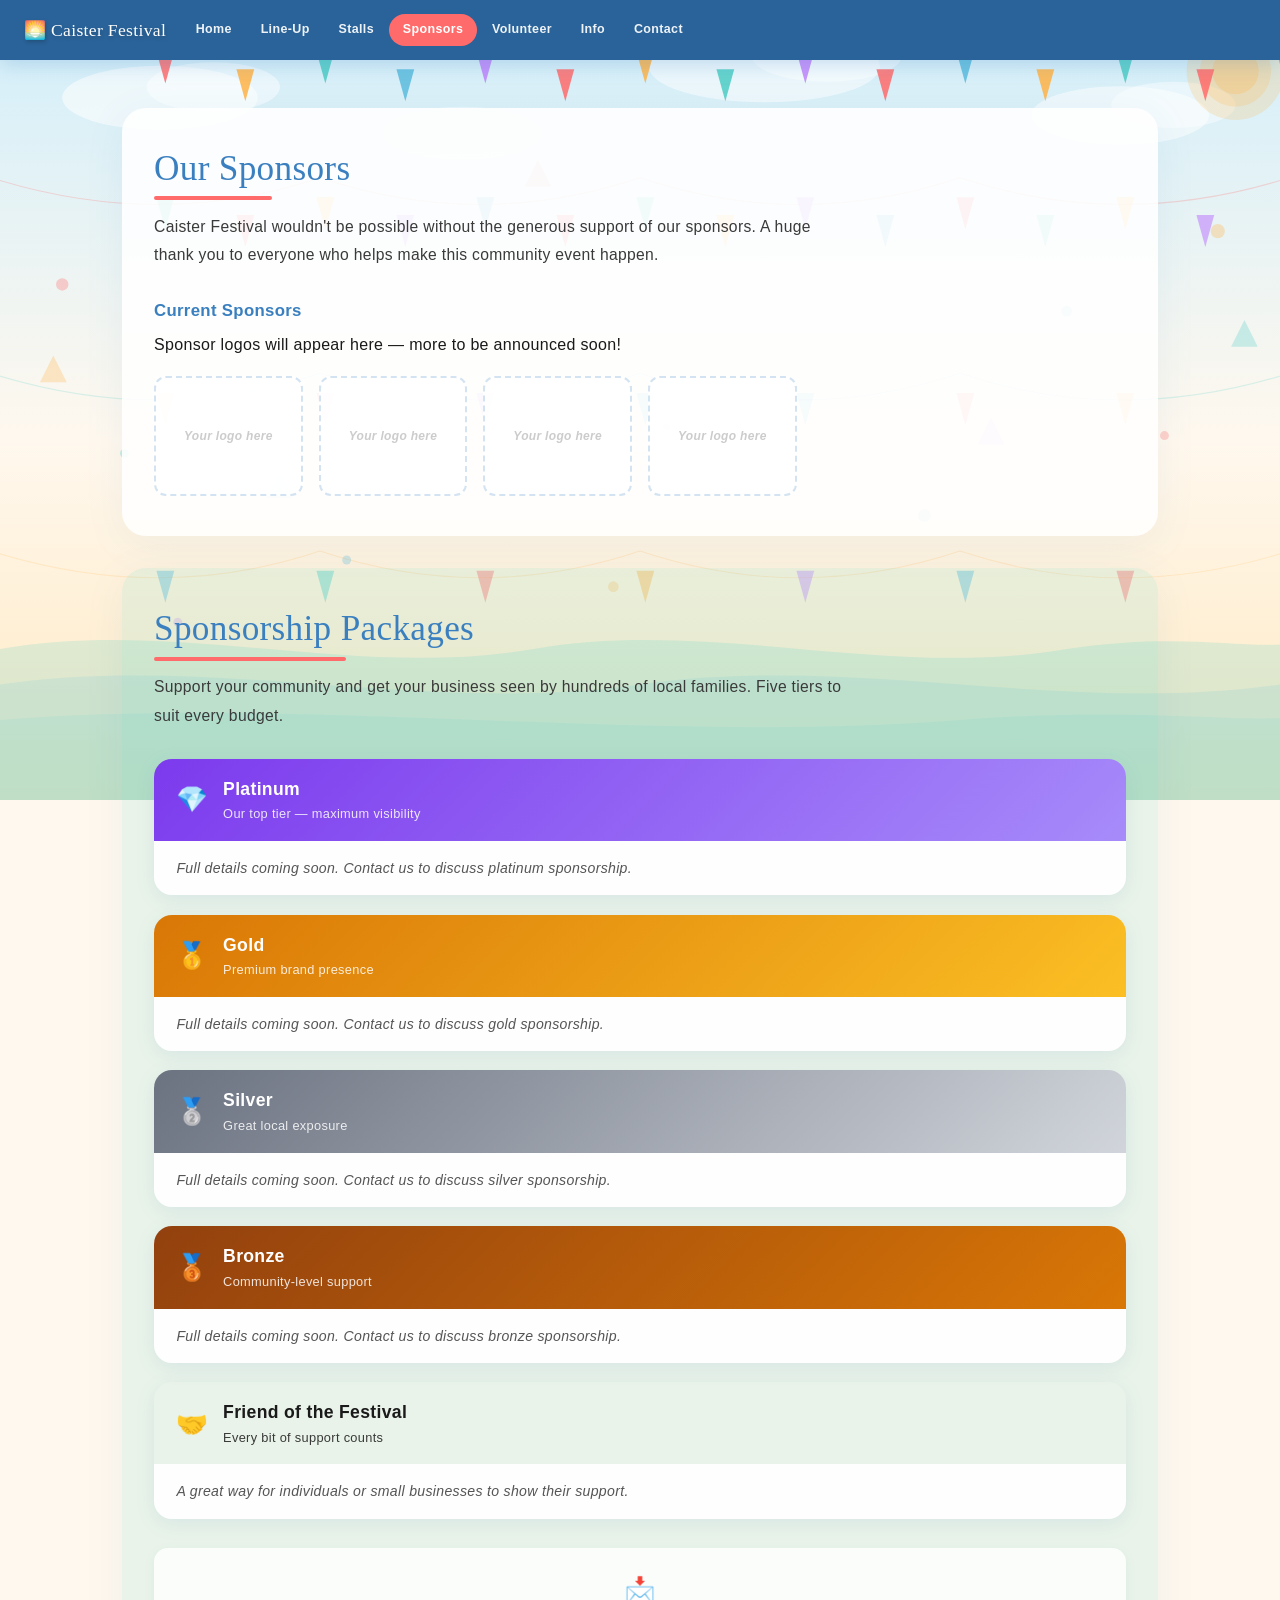
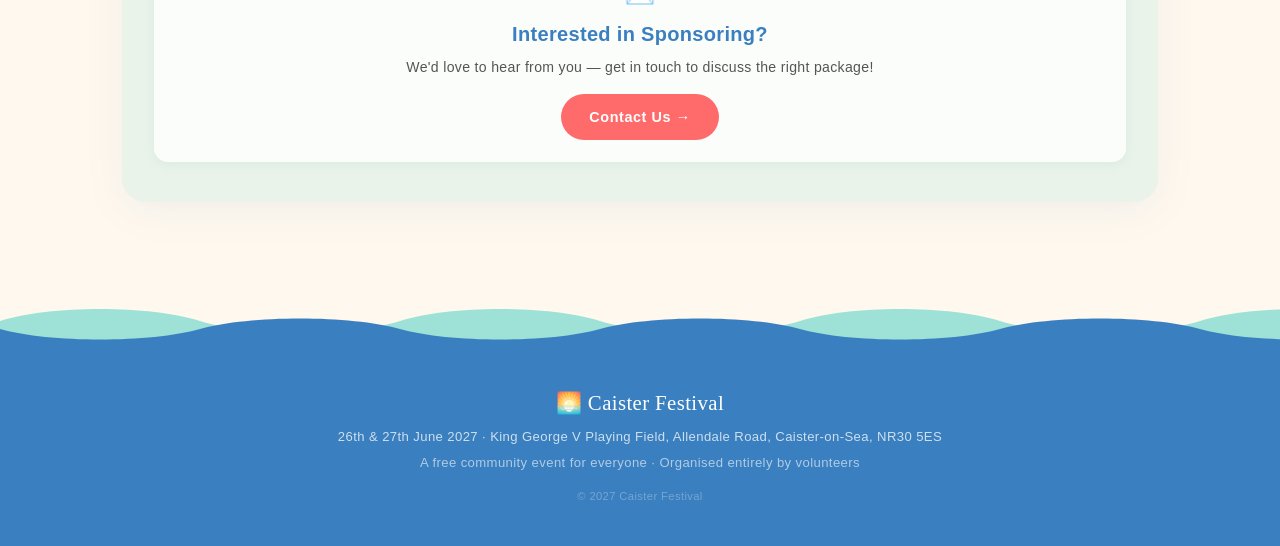
<file: sponsors.html>
<!DOCTYPE html>
<html lang="en">
<head>
<meta charset="UTF-8"/>
<meta name="viewport" content="width=device-width,initial-scale=1.0"/>
<title>Sponsors – Caister Festival</title>
<link rel="stylesheet" href="styles.css"/>
  <!-- Google tag (gtag.js) -->
  <script async src="https://www.googletagmanager.com/gtag/js?id=G-6C4787DRF9"></script>
  <script>
    window.dataLayer = window.dataLayer || [];
    function gtag(){dataLayer.push(arguments);}
    gtag("js", new Date());
    gtag("config", "G-6C4787DRF9");
  </script>
</head>
<body>
<div class="page-wrapper">
    <div class="bg-canvas">
    <svg xmlns="http://www.w3.org/2000/svg" viewBox="0 0 1440 900" preserveAspectRatio="xMidYMid slice">
      <defs>
        <linearGradient id="skyGrad" x1="0" y1="0" x2="0" y2="1">
          <stop offset="0%" stop-color="#d0eefb"/>
          <stop offset="55%" stop-color="#fff8ee"/>
          <stop offset="100%" stop-color="#ffe9c0"/>
        </linearGradient>
      </defs>
      <rect width="1440" height="900" fill="url(#skyGrad)"/>

      <!-- Clouds -->
      <ellipse cx="180" cy="110" rx="110" ry="36" fill="white" opacity="0.55"/>
      <ellipse cx="240" cy="98"  rx="75"  ry="28" fill="white" opacity="0.45"/>
      <ellipse cx="860" cy="75"  rx="130" ry="40" fill="white" opacity="0.5"/>
      <ellipse cx="930" cy="62"  rx="85"  ry="30" fill="white" opacity="0.4"/>
      <ellipse cx="1260" cy="130" rx="100" ry="33" fill="white" opacity="0.5"/>
      <ellipse cx="1320" cy="118" rx="70"  ry="26" fill="white" opacity="0.4"/>
      <ellipse cx="520"  cy="150" rx="90"  ry="30" fill="white" opacity="0.35"/>

      <!-- Sun -->
      <circle cx="1390" cy="80" r="55" fill="#FFB347" opacity="0.2"/>
      <circle cx="1390" cy="80" r="40" fill="#FFB347" opacity="0.2"/>
      <circle cx="1390" cy="80" r="26" fill="#FFB347" opacity="0.25"/>

      <!-- Bunting row 1 (top, bold) -->
      <path d="M-10,35 Q180,95 360,35 Q540,95 720,35 Q900,95 1080,35 Q1260,95 1450,35" stroke="#3A7FBF" stroke-width="1.5" fill="none" opacity="0.35"/>
      <polygon points="176,58 186,94 196,58"   fill="#FF6B6B" opacity="0.85"/>
      <polygon points="266,78 276,114 286,78"  fill="#FFB347" opacity="0.85"/>
      <polygon points="356,58 366,94 376,58"   fill="#4ECDC4" opacity="0.85"/>
      <polygon points="446,78 456,114 466,78"  fill="#5BBCDD" opacity="0.85"/>
      <polygon points="536,58 546,94 556,58"   fill="#C084FC" opacity="0.85"/>
      <polygon points="626,78 636,114 646,78"  fill="#FF6B6B" opacity="0.85"/>
      <polygon points="716,58 726,94 736,58"   fill="#FFB347" opacity="0.85"/>
      <polygon points="806,78 816,114 826,78"  fill="#4ECDC4" opacity="0.85"/>
      <polygon points="896,58 906,94 916,58"   fill="#C084FC" opacity="0.85"/>
      <polygon points="986,78 996,114 1006,78" fill="#FF6B6B" opacity="0.85"/>
      <polygon points="1076,58 1086,94 1096,58" fill="#5BBCDD" opacity="0.85"/>
      <polygon points="1166,78 1176,114 1186,78" fill="#FFB347" opacity="0.85"/>
      <polygon points="1256,58 1266,94 1276,58" fill="#4ECDC4" opacity="0.85"/>
      <polygon points="1346,78 1356,114 1366,78" fill="#FF6B6B" opacity="0.85"/>
      <polygon points="1436,58 1446,94 1456,58" fill="#C084FC" opacity="0.85"/>

      <!-- Bunting row 2 -->
      <path d="M-10,200 Q180,260 360,200 Q540,260 720,200 Q900,260 1080,200 Q1260,260 1450,200" stroke="#FF6B6B" stroke-width="1.2" fill="none" opacity="0.25"/>
      <polygon points="176,222 186,258 196,222" fill="#4ECDC4" opacity="0.6"/>
      <polygon points="266,242 276,278 286,242" fill="#FF6B6B" opacity="0.6"/>
      <polygon points="356,222 366,258 376,222" fill="#FFB347" opacity="0.6"/>
      <polygon points="446,242 456,278 466,242" fill="#C084FC" opacity="0.6"/>
      <polygon points="536,222 546,258 556,222" fill="#5BBCDD" opacity="0.6"/>
      <polygon points="626,242 636,278 646,242" fill="#FF6B6B" opacity="0.6"/>
      <polygon points="716,222 726,258 736,222" fill="#4ECDC4" opacity="0.6"/>
      <polygon points="806,242 816,278 826,242" fill="#FFB347" opacity="0.6"/>
      <polygon points="896,222 906,258 916,222" fill="#C084FC" opacity="0.6"/>
      <polygon points="986,242 996,278 1006,242" fill="#5BBCDD" opacity="0.6"/>
      <polygon points="1076,222 1086,258 1096,222" fill="#FF6B6B" opacity="0.6"/>
      <polygon points="1166,242 1176,278 1186,242" fill="#4ECDC4" opacity="0.6"/>
      <polygon points="1256,222 1266,258 1276,222" fill="#FFB347" opacity="0.6"/>
      <polygon points="1346,242 1356,278 1366,242" fill="#C084FC" opacity="0.6"/>

      <!-- Bunting row 3 (mid page) -->
      <path d="M-10,420 Q180,480 360,420 Q540,480 720,420 Q900,480 1080,420 Q1260,480 1450,420" stroke="#4ECDC4" stroke-width="1.2" fill="none" opacity="0.2"/>
      <polygon points="176,442 186,478 196,442" fill="#FFB347" opacity="0.45"/>
      <polygon points="356,442 366,478 376,442" fill="#FF6B6B" opacity="0.45"/>
      <polygon points="536,442 546,478 556,442" fill="#C084FC" opacity="0.45"/>
      <polygon points="716,442 726,478 736,442" fill="#4ECDC4" opacity="0.45"/>
      <polygon points="896,442 906,478 916,442" fill="#5BBCDD" opacity="0.45"/>
      <polygon points="1076,442 1086,478 1096,442" fill="#FF6B6B" opacity="0.45"/>
      <polygon points="1256,442 1266,478 1276,442" fill="#FFB347" opacity="0.45"/>

      <!-- Bunting row 4 (lower) -->
      <path d="M-10,620 Q180,680 360,620 Q540,680 720,620 Q900,680 1080,620 Q1260,680 1450,620" stroke="#FFB347" stroke-width="1.2" fill="none" opacity="0.18"/>
      <polygon points="176,642 186,678 196,642" fill="#5BBCDD" opacity="0.4"/>
      <polygon points="356,642 366,678 376,642" fill="#4ECDC4" opacity="0.4"/>
      <polygon points="536,642 546,678 556,642" fill="#FF6B6B" opacity="0.4"/>
      <polygon points="716,642 726,678 736,642" fill="#FFB347" opacity="0.4"/>
      <polygon points="896,642 906,678 916,642" fill="#C084FC" opacity="0.4"/>
      <polygon points="1076,642 1086,678 1096,642" fill="#5BBCDD" opacity="0.4"/>
      <polygon points="1256,642 1266,678 1276,642" fill="#FF6B6B" opacity="0.4"/>

      <!-- Waves at bottom -->
      <path d="M0,730 C200,695 400,765 600,730 C800,695 1000,765 1200,730 C1320,712 1390,728 1440,725 L1440,900 L0,900Z" fill="#4ECDC4" opacity="0.18"/>
      <path d="M0,770 C240,735 480,805 720,770 C960,735 1200,805 1440,770 L1440,900 L0,900Z" fill="#5BBCDD" opacity="0.14"/>
      <path d="M0,810 C360,782 720,838 1080,810 C1260,796 1360,810 1440,808 L1440,900 L0,900Z" fill="#4ECDC4" opacity="0.11"/>

      <!-- Scattered confetti dots -->
      <circle cx="70"   cy="320" r="7" fill="#FF6B6B" opacity="0.3"/>
      <circle cx="140"  cy="510" r="5" fill="#4ECDC4" opacity="0.3"/>
      <circle cx="1370" cy="260" r="8" fill="#FFB347" opacity="0.3"/>
      <circle cx="1310" cy="490" r="5" fill="#FF6B6B" opacity="0.28"/>
      <circle cx="690"  cy="660" r="6" fill="#FFB347" opacity="0.25"/>
      <circle cx="390"  cy="630" r="5" fill="#5BBCDD" opacity="0.28"/>
      <circle cx="1040" cy="580" r="7" fill="#4ECDC4" opacity="0.25"/>
      <circle cx="200"  cy="700" r="5" fill="#C084FC" opacity="0.25"/>
      <circle cx="1200" cy="350" r="6" fill="#5BBCDD" opacity="0.25"/>
      <circle cx="750"  cy="480" r="4" fill="#FF6B6B" opacity="0.2"/>

      <!-- Confetti triangles scattered -->
      <polygon points="45,430 60,400 75,430"    fill="#FFB347" opacity="0.28"/>
      <polygon points="1385,390 1400,360 1415,390" fill="#4ECDC4" opacity="0.28"/>
      <polygon points="590,210 605,180 620,210"  fill="#FF6B6B" opacity="0.25"/>
      <polygon points="1100,500 1115,470 1130,500" fill="#C084FC" opacity="0.22"/>
      <polygon points="300,560 315,530 330,560"  fill="#5BBCDD" opacity="0.22"/>
    </svg>
  </div>
<nav>
    <a class="nav-logo" href="index.html">🌅 Caister Festival</a>
    <div class="nav-links-wrap">
      <ul class="nav-links">
        <li><a href="index.html">Home</a></li>
        <li><a href="lineup.html">Line-Up</a></li>
        <li><a href="stalls.html">Stalls</a></li>
        <li><a href="sponsors.html" class="active">Sponsors</a></li>
        <li><a href="volunteer.html">Volunteer</a></li>
        <li><a href="info.html">Info</a></li>
        <li><a href="contact.html">Contact</a></li>
      </ul>
    </div>
  </nav>
  <div class="sec-wrap">
    <div class="panel">
      <div class="sec-title">Our Sponsors</div>
      <p class="sec-intro">Caister Festival wouldn't be possible without the generous support of our sponsors. A huge thank you to everyone who helps make this community event happen.</p>
      <p class="sponsors-subhead">Current Sponsors</p>
      <p class="sponsors-note">Sponsor logos will appear here — more to be announced soon!</p>
      <div class="spon-grid">
        <div class="sslot">Your logo here</div>
        <div class="sslot">Your logo here</div>
        <div class="sslot">Your logo here</div>
        <div class="sslot">Your logo here</div>
      </div>
    </div>
    <div class="panel panel-seafoam">
      <div class="sec-title">Sponsorship Packages</div>
      <p class="sec-intro">Support your community and get your business seen by hundreds of local families. Five tiers to suit every budget.</p>
      <div class="tier-card t-plat"><div class="tier-hd"><span class="tier-emoji">💎</span><div><h3>Platinum</h3><div class="tier-sub">Our top tier — maximum visibility</div></div></div><div class="tier-bd"><p>Full details coming soon. Contact us to discuss platinum sponsorship.</p></div></div>
      <div class="tier-card t-gold"><div class="tier-hd"><span class="tier-emoji">🥇</span><div><h3>Gold</h3><div class="tier-sub">Premium brand presence</div></div></div><div class="tier-bd"><p>Full details coming soon. Contact us to discuss gold sponsorship.</p></div></div>
      <div class="tier-card t-silver"><div class="tier-hd"><span class="tier-emoji">🥈</span><div><h3>Silver</h3><div class="tier-sub">Great local exposure</div></div></div><div class="tier-bd"><p>Full details coming soon. Contact us to discuss silver sponsorship.</p></div></div>
      <div class="tier-card t-bronze"><div class="tier-hd"><span class="tier-emoji">🥉</span><div><h3>Bronze</h3><div class="tier-sub">Community-level support</div></div></div><div class="tier-bd"><p>Full details coming soon. Contact us to discuss bronze sponsorship.</p></div></div>
      <div class="tier-card t-friend"><div class="tier-hd"><span class="tier-emoji">🤝</span><div><h3>Friend of the Festival</h3><div class="tier-sub">Every bit of support counts</div></div></div><div class="tier-bd"><p>A great way for individuals or small businesses to show their support.</p></div></div>
      <div class="notice-box center">
        <div class="notice-icon">📩</div>
        <h3 class="large">Interested in Sponsoring?</h3>
        <p>We'd love to hear from you — get in touch to discuss the right package!</p>
        <a href="contact.html" class="btn btn-coral">Contact Us →</a>
      </div>
    </div>
  </div>
  <footer>
    <div class="flogo">🌅 Caister Festival</div>
    <p>26th &amp; 27th June 2027 · King George V Playing Field, Allendale Road, Caister-on-Sea, NR30 5ES</p>
    <p class="footer-sub">A free community event for everyone · Organised entirely by volunteers</p>
    <p class="footer-copy">© 2027 Caister Festival</p>
  </footer>
</div>
  <script src="main.js"></script>
</body>
</html>
</file>
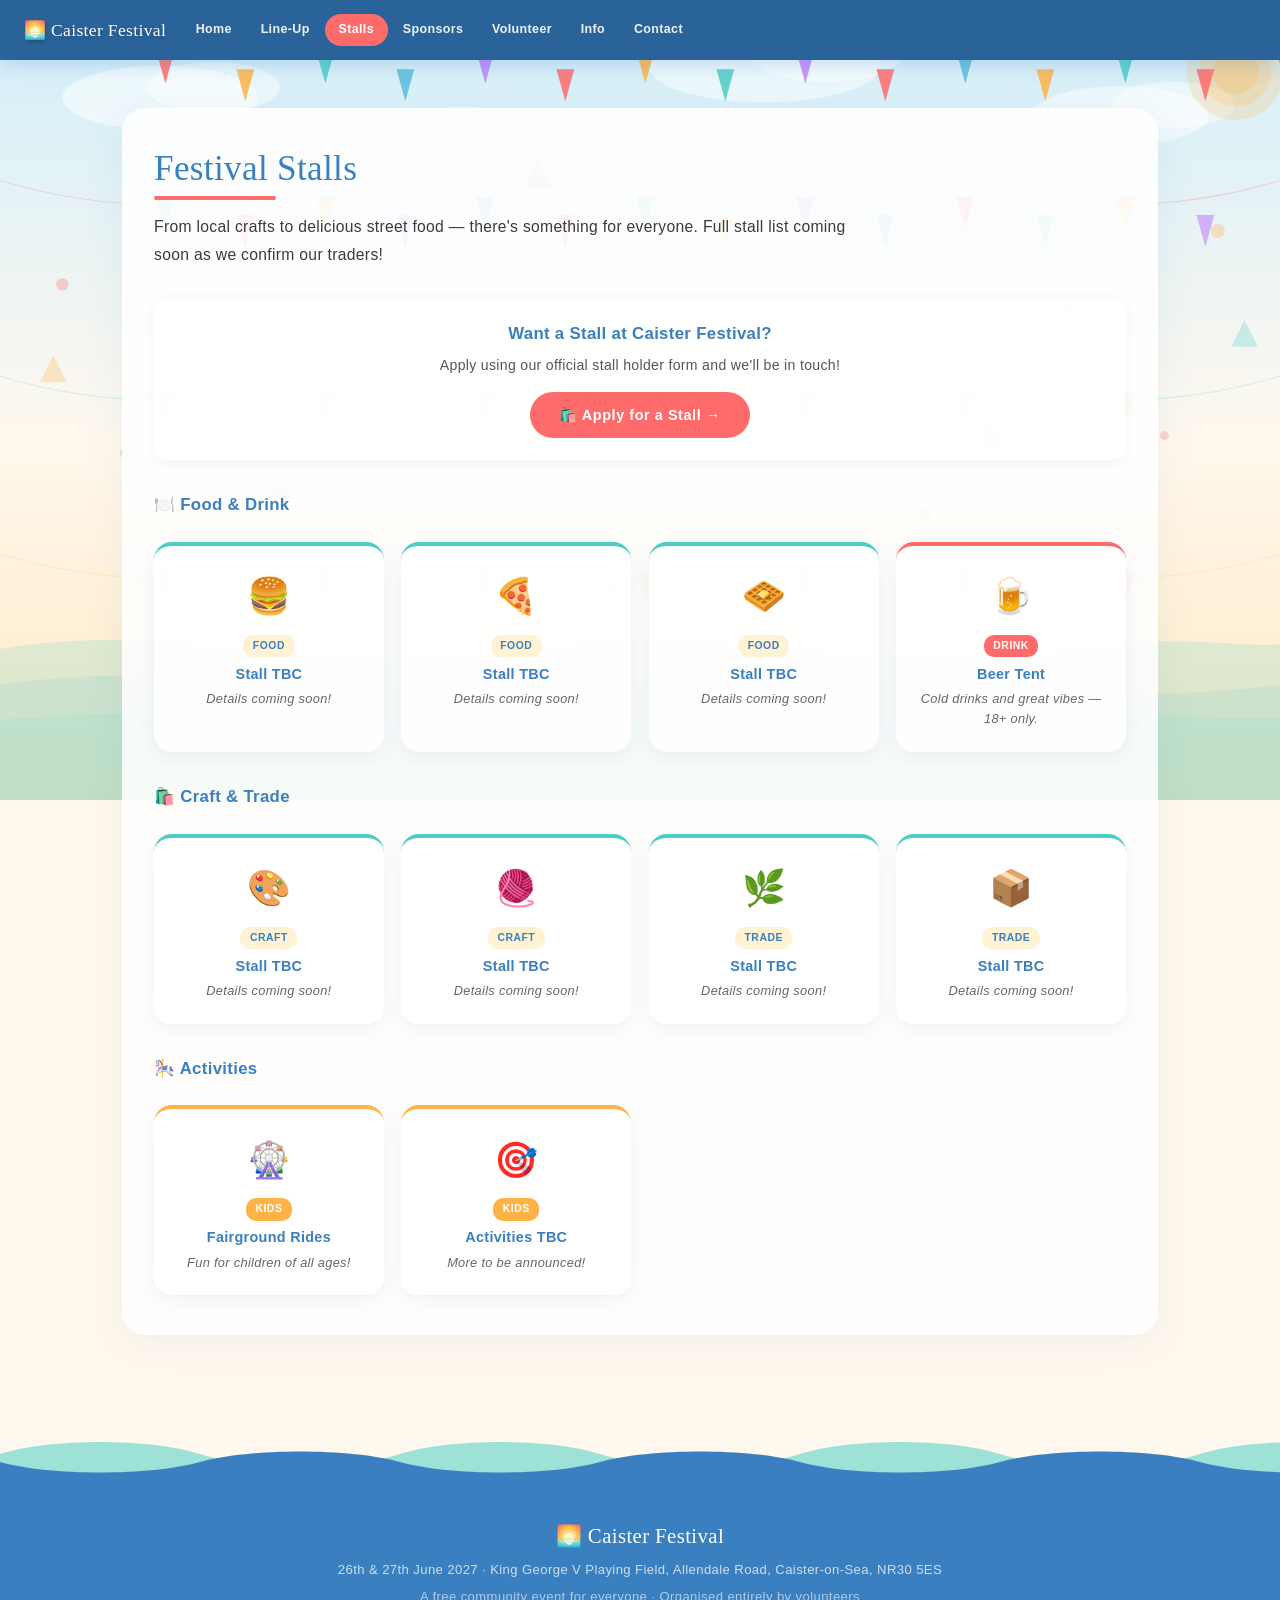
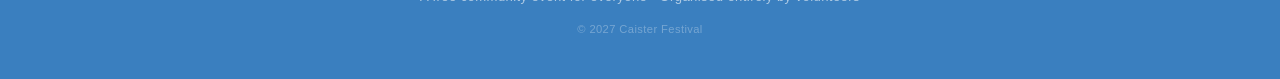
<file: stalls.html>
<!DOCTYPE html>
<html lang="en">
<head>
<meta charset="UTF-8"/>
<meta name="viewport" content="width=device-width,initial-scale=1.0"/>
<title>Stalls – Caister Festival</title>
<link rel="stylesheet" href="styles.css"/>
  <!-- Google tag (gtag.js) -->
  <script async src="https://www.googletagmanager.com/gtag/js?id=G-6C4787DRF9"></script>
  <script>
    window.dataLayer = window.dataLayer || [];
    function gtag(){dataLayer.push(arguments);}
    gtag("js", new Date());
    gtag("config", "G-6C4787DRF9");
  </script>
</head>
<body>
<div class="page-wrapper">
    <div class="bg-canvas">
    <svg xmlns="http://www.w3.org/2000/svg" viewBox="0 0 1440 900" preserveAspectRatio="xMidYMid slice">
      <defs>
        <linearGradient id="skyGrad" x1="0" y1="0" x2="0" y2="1">
          <stop offset="0%" stop-color="#d0eefb"/>
          <stop offset="55%" stop-color="#fff8ee"/>
          <stop offset="100%" stop-color="#ffe9c0"/>
        </linearGradient>
      </defs>
      <rect width="1440" height="900" fill="url(#skyGrad)"/>

      <!-- Clouds -->
      <ellipse cx="180" cy="110" rx="110" ry="36" fill="white" opacity="0.55"/>
      <ellipse cx="240" cy="98"  rx="75"  ry="28" fill="white" opacity="0.45"/>
      <ellipse cx="860" cy="75"  rx="130" ry="40" fill="white" opacity="0.5"/>
      <ellipse cx="930" cy="62"  rx="85"  ry="30" fill="white" opacity="0.4"/>
      <ellipse cx="1260" cy="130" rx="100" ry="33" fill="white" opacity="0.5"/>
      <ellipse cx="1320" cy="118" rx="70"  ry="26" fill="white" opacity="0.4"/>
      <ellipse cx="520"  cy="150" rx="90"  ry="30" fill="white" opacity="0.35"/>

      <!-- Sun -->
      <circle cx="1390" cy="80" r="55" fill="#FFB347" opacity="0.2"/>
      <circle cx="1390" cy="80" r="40" fill="#FFB347" opacity="0.2"/>
      <circle cx="1390" cy="80" r="26" fill="#FFB347" opacity="0.25"/>

      <!-- Bunting row 1 (top, bold) -->
      <path d="M-10,35 Q180,95 360,35 Q540,95 720,35 Q900,95 1080,35 Q1260,95 1450,35" stroke="#3A7FBF" stroke-width="1.5" fill="none" opacity="0.35"/>
      <polygon points="176,58 186,94 196,58"   fill="#FF6B6B" opacity="0.85"/>
      <polygon points="266,78 276,114 286,78"  fill="#FFB347" opacity="0.85"/>
      <polygon points="356,58 366,94 376,58"   fill="#4ECDC4" opacity="0.85"/>
      <polygon points="446,78 456,114 466,78"  fill="#5BBCDD" opacity="0.85"/>
      <polygon points="536,58 546,94 556,58"   fill="#C084FC" opacity="0.85"/>
      <polygon points="626,78 636,114 646,78"  fill="#FF6B6B" opacity="0.85"/>
      <polygon points="716,58 726,94 736,58"   fill="#FFB347" opacity="0.85"/>
      <polygon points="806,78 816,114 826,78"  fill="#4ECDC4" opacity="0.85"/>
      <polygon points="896,58 906,94 916,58"   fill="#C084FC" opacity="0.85"/>
      <polygon points="986,78 996,114 1006,78" fill="#FF6B6B" opacity="0.85"/>
      <polygon points="1076,58 1086,94 1096,58" fill="#5BBCDD" opacity="0.85"/>
      <polygon points="1166,78 1176,114 1186,78" fill="#FFB347" opacity="0.85"/>
      <polygon points="1256,58 1266,94 1276,58" fill="#4ECDC4" opacity="0.85"/>
      <polygon points="1346,78 1356,114 1366,78" fill="#FF6B6B" opacity="0.85"/>
      <polygon points="1436,58 1446,94 1456,58" fill="#C084FC" opacity="0.85"/>

      <!-- Bunting row 2 -->
      <path d="M-10,200 Q180,260 360,200 Q540,260 720,200 Q900,260 1080,200 Q1260,260 1450,200" stroke="#FF6B6B" stroke-width="1.2" fill="none" opacity="0.25"/>
      <polygon points="176,222 186,258 196,222" fill="#4ECDC4" opacity="0.6"/>
      <polygon points="266,242 276,278 286,242" fill="#FF6B6B" opacity="0.6"/>
      <polygon points="356,222 366,258 376,222" fill="#FFB347" opacity="0.6"/>
      <polygon points="446,242 456,278 466,242" fill="#C084FC" opacity="0.6"/>
      <polygon points="536,222 546,258 556,222" fill="#5BBCDD" opacity="0.6"/>
      <polygon points="626,242 636,278 646,242" fill="#FF6B6B" opacity="0.6"/>
      <polygon points="716,222 726,258 736,222" fill="#4ECDC4" opacity="0.6"/>
      <polygon points="806,242 816,278 826,242" fill="#FFB347" opacity="0.6"/>
      <polygon points="896,222 906,258 916,222" fill="#C084FC" opacity="0.6"/>
      <polygon points="986,242 996,278 1006,242" fill="#5BBCDD" opacity="0.6"/>
      <polygon points="1076,222 1086,258 1096,222" fill="#FF6B6B" opacity="0.6"/>
      <polygon points="1166,242 1176,278 1186,242" fill="#4ECDC4" opacity="0.6"/>
      <polygon points="1256,222 1266,258 1276,222" fill="#FFB347" opacity="0.6"/>
      <polygon points="1346,242 1356,278 1366,242" fill="#C084FC" opacity="0.6"/>

      <!-- Bunting row 3 (mid page) -->
      <path d="M-10,420 Q180,480 360,420 Q540,480 720,420 Q900,480 1080,420 Q1260,480 1450,420" stroke="#4ECDC4" stroke-width="1.2" fill="none" opacity="0.2"/>
      <polygon points="176,442 186,478 196,442" fill="#FFB347" opacity="0.45"/>
      <polygon points="356,442 366,478 376,442" fill="#FF6B6B" opacity="0.45"/>
      <polygon points="536,442 546,478 556,442" fill="#C084FC" opacity="0.45"/>
      <polygon points="716,442 726,478 736,442" fill="#4ECDC4" opacity="0.45"/>
      <polygon points="896,442 906,478 916,442" fill="#5BBCDD" opacity="0.45"/>
      <polygon points="1076,442 1086,478 1096,442" fill="#FF6B6B" opacity="0.45"/>
      <polygon points="1256,442 1266,478 1276,442" fill="#FFB347" opacity="0.45"/>

      <!-- Bunting row 4 (lower) -->
      <path d="M-10,620 Q180,680 360,620 Q540,680 720,620 Q900,680 1080,620 Q1260,680 1450,620" stroke="#FFB347" stroke-width="1.2" fill="none" opacity="0.18"/>
      <polygon points="176,642 186,678 196,642" fill="#5BBCDD" opacity="0.4"/>
      <polygon points="356,642 366,678 376,642" fill="#4ECDC4" opacity="0.4"/>
      <polygon points="536,642 546,678 556,642" fill="#FF6B6B" opacity="0.4"/>
      <polygon points="716,642 726,678 736,642" fill="#FFB347" opacity="0.4"/>
      <polygon points="896,642 906,678 916,642" fill="#C084FC" opacity="0.4"/>
      <polygon points="1076,642 1086,678 1096,642" fill="#5BBCDD" opacity="0.4"/>
      <polygon points="1256,642 1266,678 1276,642" fill="#FF6B6B" opacity="0.4"/>

      <!-- Waves at bottom -->
      <path d="M0,730 C200,695 400,765 600,730 C800,695 1000,765 1200,730 C1320,712 1390,728 1440,725 L1440,900 L0,900Z" fill="#4ECDC4" opacity="0.18"/>
      <path d="M0,770 C240,735 480,805 720,770 C960,735 1200,805 1440,770 L1440,900 L0,900Z" fill="#5BBCDD" opacity="0.14"/>
      <path d="M0,810 C360,782 720,838 1080,810 C1260,796 1360,810 1440,808 L1440,900 L0,900Z" fill="#4ECDC4" opacity="0.11"/>

      <!-- Scattered confetti dots -->
      <circle cx="70"   cy="320" r="7" fill="#FF6B6B" opacity="0.3"/>
      <circle cx="140"  cy="510" r="5" fill="#4ECDC4" opacity="0.3"/>
      <circle cx="1370" cy="260" r="8" fill="#FFB347" opacity="0.3"/>
      <circle cx="1310" cy="490" r="5" fill="#FF6B6B" opacity="0.28"/>
      <circle cx="690"  cy="660" r="6" fill="#FFB347" opacity="0.25"/>
      <circle cx="390"  cy="630" r="5" fill="#5BBCDD" opacity="0.28"/>
      <circle cx="1040" cy="580" r="7" fill="#4ECDC4" opacity="0.25"/>
      <circle cx="200"  cy="700" r="5" fill="#C084FC" opacity="0.25"/>
      <circle cx="1200" cy="350" r="6" fill="#5BBCDD" opacity="0.25"/>
      <circle cx="750"  cy="480" r="4" fill="#FF6B6B" opacity="0.2"/>

      <!-- Confetti triangles scattered -->
      <polygon points="45,430 60,400 75,430"    fill="#FFB347" opacity="0.28"/>
      <polygon points="1385,390 1400,360 1415,390" fill="#4ECDC4" opacity="0.28"/>
      <polygon points="590,210 605,180 620,210"  fill="#FF6B6B" opacity="0.25"/>
      <polygon points="1100,500 1115,470 1130,500" fill="#C084FC" opacity="0.22"/>
      <polygon points="300,560 315,530 330,560"  fill="#5BBCDD" opacity="0.22"/>
    </svg>
  </div>
<nav>
    <a class="nav-logo" href="index.html">🌅 Caister Festival</a>
    <div class="nav-links-wrap">
      <ul class="nav-links">
        <li><a href="index.html">Home</a></li>
        <li><a href="lineup.html">Line-Up</a></li>
        <li><a href="stalls.html" class="active">Stalls</a></li>
        <li><a href="sponsors.html">Sponsors</a></li>
        <li><a href="volunteer.html">Volunteer</a></li>
        <li><a href="info.html">Info</a></li>
        <li><a href="contact.html">Contact</a></li>
      </ul>
    </div>
  </nav>
  <div class="sec-wrap">
    <div class="panel">
      <div class="sec-title">Festival Stalls</div>
      <p class="sec-intro">From local crafts to delicious street food — there's something for everyone. Full stall list coming soon as we confirm our traders!</p>
      <div class="notice-box center">
        <h3>Want a Stall at Caister Festival?</h3>
        <p>Apply using our official stall holder form and we'll be in touch!</p>
        <a href="https://forms.office.com/pages/responsepage.aspx?id=DQSIkWdsW0yxEjajBLZtrQAAAAAAAAAAAAMAAJXRiptUM1Y1VUozWUlOTE80MkQ3OE42VTU4VTVKMy4u&fbclid=IwdGRzaAQVS_ljbGNrBBVL82V4dG4DYWVtAjExAHNydGMGYXBwX2lkDDM1MDY4NTUzMTcyOAABHtIx2UTvbfHWN_qcOHSDfTuWif0Fdk800KU2xCAy3lfYckZEKXkrGrwI632d_aem_p4WCfVU00-29K2fo8VskOA&route=shorturl&sfnsn=scwspwa" target="_blank" class="btn btn-coral">🛍️ Apply for a Stall →</a>
      </div>
      <p class="cat-heading">🍽️ Food &amp; Drink</p>
      <div class="stalls-grid">
        <div class="stcard"><div class="sticon">🍔</div><div class="stcat">FOOD</div><h3>Stall TBC</h3><p>Details coming soon!</p></div>
        <div class="stcard"><div class="sticon">🍕</div><div class="stcat">FOOD</div><h3>Stall TBC</h3><p>Details coming soon!</p></div>
        <div class="stcard"><div class="sticon">🧇</div><div class="stcat">FOOD</div><h3>Stall TBC</h3><p>Details coming soon!</p></div>
        <div class="stcard stcard-drink"><div class="sticon">🍺</div><div class="stcat stcat-drink">DRINK</div><h3>Beer Tent</h3><p>Cold drinks and great vibes — 18+ only.</p></div>
      </div>
      <p class="cat-heading">🛍️ Craft &amp; Trade</p>
      <div class="stalls-grid">
        <div class="stcard"><div class="sticon">🎨</div><div class="stcat">CRAFT</div><h3>Stall TBC</h3><p>Details coming soon!</p></div>
        <div class="stcard"><div class="sticon">🧶</div><div class="stcat">CRAFT</div><h3>Stall TBC</h3><p>Details coming soon!</p></div>
        <div class="stcard"><div class="sticon">🌿</div><div class="stcat">TRADE</div><h3>Stall TBC</h3><p>Details coming soon!</p></div>
        <div class="stcard"><div class="sticon">📦</div><div class="stcat">TRADE</div><h3>Stall TBC</h3><p>Details coming soon!</p></div>
      </div>
      <p class="cat-heading">🎠 Activities</p>
      <div class="stalls-grid">
        <div class="stcard stcard-kids"><div class="sticon">🎡</div><div class="stcat stcat-kids">KIDS</div><h3>Fairground Rides</h3><p>Fun for children of all ages!</p></div>
        <div class="stcard stcard-kids"><div class="sticon">🎯</div><div class="stcat stcat-kids">KIDS</div><h3>Activities TBC</h3><p>More to be announced!</p></div>
      </div>
    </div>
  </div>
  <footer>
    <div class="flogo">🌅 Caister Festival</div>
    <p>26th &amp; 27th June 2027 · King George V Playing Field, Allendale Road, Caister-on-Sea, NR30 5ES</p>
    <p class="footer-sub">A free community event for everyone · Organised entirely by volunteers</p>
    <p class="footer-copy">© 2027 Caister Festival</p>
  </footer>
</div>
  <script src="main.js"></script>
</body>
</html>
</file>
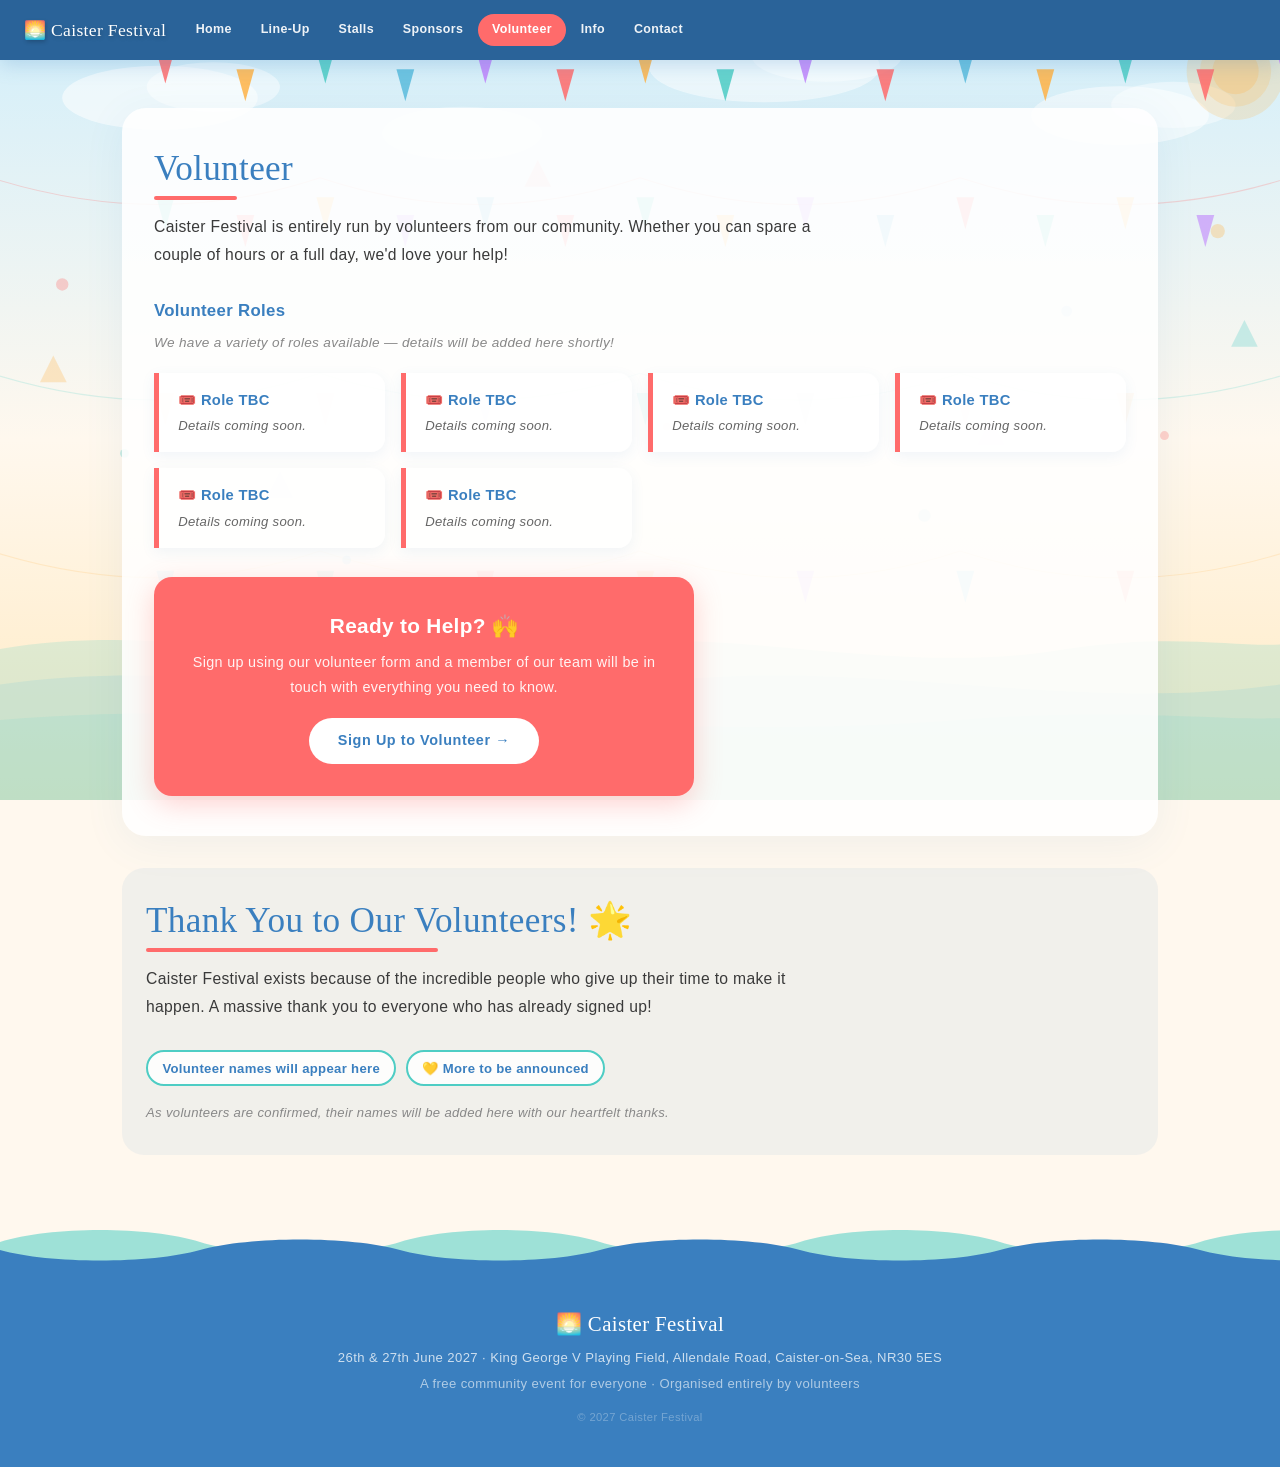
<file: volunteer.html>
<!DOCTYPE html>
<html lang="en">
<head>
<meta charset="UTF-8"/>
<meta name="viewport" content="width=device-width,initial-scale=1.0"/>
<title>Volunteer – Caister Festival</title>
<link rel="stylesheet" href="styles.css"/>
  <!-- Google tag (gtag.js) -->
  <script async src="https://www.googletagmanager.com/gtag/js?id=G-6C4787DRF9"></script>
  <script>
    window.dataLayer = window.dataLayer || [];
    function gtag(){dataLayer.push(arguments);}
    gtag("js", new Date());
    gtag("config", "G-6C4787DRF9");
  </script>
</head>
<body>
<div class="page-wrapper">
    <div class="bg-canvas">
    <svg xmlns="http://www.w3.org/2000/svg" viewBox="0 0 1440 900" preserveAspectRatio="xMidYMid slice">
      <defs>
        <linearGradient id="skyGrad" x1="0" y1="0" x2="0" y2="1">
          <stop offset="0%" stop-color="#d0eefb"/>
          <stop offset="55%" stop-color="#fff8ee"/>
          <stop offset="100%" stop-color="#ffe9c0"/>
        </linearGradient>
      </defs>
      <rect width="1440" height="900" fill="url(#skyGrad)"/>

      <!-- Clouds -->
      <ellipse cx="180" cy="110" rx="110" ry="36" fill="white" opacity="0.55"/>
      <ellipse cx="240" cy="98"  rx="75"  ry="28" fill="white" opacity="0.45"/>
      <ellipse cx="860" cy="75"  rx="130" ry="40" fill="white" opacity="0.5"/>
      <ellipse cx="930" cy="62"  rx="85"  ry="30" fill="white" opacity="0.4"/>
      <ellipse cx="1260" cy="130" rx="100" ry="33" fill="white" opacity="0.5"/>
      <ellipse cx="1320" cy="118" rx="70"  ry="26" fill="white" opacity="0.4"/>
      <ellipse cx="520"  cy="150" rx="90"  ry="30" fill="white" opacity="0.35"/>

      <!-- Sun -->
      <circle cx="1390" cy="80" r="55" fill="#FFB347" opacity="0.2"/>
      <circle cx="1390" cy="80" r="40" fill="#FFB347" opacity="0.2"/>
      <circle cx="1390" cy="80" r="26" fill="#FFB347" opacity="0.25"/>

      <!-- Bunting row 1 (top, bold) -->
      <path d="M-10,35 Q180,95 360,35 Q540,95 720,35 Q900,95 1080,35 Q1260,95 1450,35" stroke="#3A7FBF" stroke-width="1.5" fill="none" opacity="0.35"/>
      <polygon points="176,58 186,94 196,58"   fill="#FF6B6B" opacity="0.85"/>
      <polygon points="266,78 276,114 286,78"  fill="#FFB347" opacity="0.85"/>
      <polygon points="356,58 366,94 376,58"   fill="#4ECDC4" opacity="0.85"/>
      <polygon points="446,78 456,114 466,78"  fill="#5BBCDD" opacity="0.85"/>
      <polygon points="536,58 546,94 556,58"   fill="#C084FC" opacity="0.85"/>
      <polygon points="626,78 636,114 646,78"  fill="#FF6B6B" opacity="0.85"/>
      <polygon points="716,58 726,94 736,58"   fill="#FFB347" opacity="0.85"/>
      <polygon points="806,78 816,114 826,78"  fill="#4ECDC4" opacity="0.85"/>
      <polygon points="896,58 906,94 916,58"   fill="#C084FC" opacity="0.85"/>
      <polygon points="986,78 996,114 1006,78" fill="#FF6B6B" opacity="0.85"/>
      <polygon points="1076,58 1086,94 1096,58" fill="#5BBCDD" opacity="0.85"/>
      <polygon points="1166,78 1176,114 1186,78" fill="#FFB347" opacity="0.85"/>
      <polygon points="1256,58 1266,94 1276,58" fill="#4ECDC4" opacity="0.85"/>
      <polygon points="1346,78 1356,114 1366,78" fill="#FF6B6B" opacity="0.85"/>
      <polygon points="1436,58 1446,94 1456,58" fill="#C084FC" opacity="0.85"/>

      <!-- Bunting row 2 -->
      <path d="M-10,200 Q180,260 360,200 Q540,260 720,200 Q900,260 1080,200 Q1260,260 1450,200" stroke="#FF6B6B" stroke-width="1.2" fill="none" opacity="0.25"/>
      <polygon points="176,222 186,258 196,222" fill="#4ECDC4" opacity="0.6"/>
      <polygon points="266,242 276,278 286,242" fill="#FF6B6B" opacity="0.6"/>
      <polygon points="356,222 366,258 376,222" fill="#FFB347" opacity="0.6"/>
      <polygon points="446,242 456,278 466,242" fill="#C084FC" opacity="0.6"/>
      <polygon points="536,222 546,258 556,222" fill="#5BBCDD" opacity="0.6"/>
      <polygon points="626,242 636,278 646,242" fill="#FF6B6B" opacity="0.6"/>
      <polygon points="716,222 726,258 736,222" fill="#4ECDC4" opacity="0.6"/>
      <polygon points="806,242 816,278 826,242" fill="#FFB347" opacity="0.6"/>
      <polygon points="896,222 906,258 916,222" fill="#C084FC" opacity="0.6"/>
      <polygon points="986,242 996,278 1006,242" fill="#5BBCDD" opacity="0.6"/>
      <polygon points="1076,222 1086,258 1096,222" fill="#FF6B6B" opacity="0.6"/>
      <polygon points="1166,242 1176,278 1186,242" fill="#4ECDC4" opacity="0.6"/>
      <polygon points="1256,222 1266,258 1276,222" fill="#FFB347" opacity="0.6"/>
      <polygon points="1346,242 1356,278 1366,242" fill="#C084FC" opacity="0.6"/>

      <!-- Bunting row 3 (mid page) -->
      <path d="M-10,420 Q180,480 360,420 Q540,480 720,420 Q900,480 1080,420 Q1260,480 1450,420" stroke="#4ECDC4" stroke-width="1.2" fill="none" opacity="0.2"/>
      <polygon points="176,442 186,478 196,442" fill="#FFB347" opacity="0.45"/>
      <polygon points="356,442 366,478 376,442" fill="#FF6B6B" opacity="0.45"/>
      <polygon points="536,442 546,478 556,442" fill="#C084FC" opacity="0.45"/>
      <polygon points="716,442 726,478 736,442" fill="#4ECDC4" opacity="0.45"/>
      <polygon points="896,442 906,478 916,442" fill="#5BBCDD" opacity="0.45"/>
      <polygon points="1076,442 1086,478 1096,442" fill="#FF6B6B" opacity="0.45"/>
      <polygon points="1256,442 1266,478 1276,442" fill="#FFB347" opacity="0.45"/>

      <!-- Bunting row 4 (lower) -->
      <path d="M-10,620 Q180,680 360,620 Q540,680 720,620 Q900,680 1080,620 Q1260,680 1450,620" stroke="#FFB347" stroke-width="1.2" fill="none" opacity="0.18"/>
      <polygon points="176,642 186,678 196,642" fill="#5BBCDD" opacity="0.4"/>
      <polygon points="356,642 366,678 376,642" fill="#4ECDC4" opacity="0.4"/>
      <polygon points="536,642 546,678 556,642" fill="#FF6B6B" opacity="0.4"/>
      <polygon points="716,642 726,678 736,642" fill="#FFB347" opacity="0.4"/>
      <polygon points="896,642 906,678 916,642" fill="#C084FC" opacity="0.4"/>
      <polygon points="1076,642 1086,678 1096,642" fill="#5BBCDD" opacity="0.4"/>
      <polygon points="1256,642 1266,678 1276,642" fill="#FF6B6B" opacity="0.4"/>

      <!-- Waves at bottom -->
      <path d="M0,730 C200,695 400,765 600,730 C800,695 1000,765 1200,730 C1320,712 1390,728 1440,725 L1440,900 L0,900Z" fill="#4ECDC4" opacity="0.18"/>
      <path d="M0,770 C240,735 480,805 720,770 C960,735 1200,805 1440,770 L1440,900 L0,900Z" fill="#5BBCDD" opacity="0.14"/>
      <path d="M0,810 C360,782 720,838 1080,810 C1260,796 1360,810 1440,808 L1440,900 L0,900Z" fill="#4ECDC4" opacity="0.11"/>

      <!-- Scattered confetti dots -->
      <circle cx="70"   cy="320" r="7" fill="#FF6B6B" opacity="0.3"/>
      <circle cx="140"  cy="510" r="5" fill="#4ECDC4" opacity="0.3"/>
      <circle cx="1370" cy="260" r="8" fill="#FFB347" opacity="0.3"/>
      <circle cx="1310" cy="490" r="5" fill="#FF6B6B" opacity="0.28"/>
      <circle cx="690"  cy="660" r="6" fill="#FFB347" opacity="0.25"/>
      <circle cx="390"  cy="630" r="5" fill="#5BBCDD" opacity="0.28"/>
      <circle cx="1040" cy="580" r="7" fill="#4ECDC4" opacity="0.25"/>
      <circle cx="200"  cy="700" r="5" fill="#C084FC" opacity="0.25"/>
      <circle cx="1200" cy="350" r="6" fill="#5BBCDD" opacity="0.25"/>
      <circle cx="750"  cy="480" r="4" fill="#FF6B6B" opacity="0.2"/>

      <!-- Confetti triangles scattered -->
      <polygon points="45,430 60,400 75,430"    fill="#FFB347" opacity="0.28"/>
      <polygon points="1385,390 1400,360 1415,390" fill="#4ECDC4" opacity="0.28"/>
      <polygon points="590,210 605,180 620,210"  fill="#FF6B6B" opacity="0.25"/>
      <polygon points="1100,500 1115,470 1130,500" fill="#C084FC" opacity="0.22"/>
      <polygon points="300,560 315,530 330,560"  fill="#5BBCDD" opacity="0.22"/>
    </svg>
  </div>
<nav>
    <a class="nav-logo" href="index.html">🌅 Caister Festival</a>
    <div class="nav-links-wrap">
      <ul class="nav-links">
        <li><a href="index.html">Home</a></li>
        <li><a href="lineup.html">Line-Up</a></li>
        <li><a href="stalls.html">Stalls</a></li>
        <li><a href="sponsors.html">Sponsors</a></li>
        <li><a href="volunteer.html" class="active">Volunteer</a></li>
        <li><a href="info.html">Info</a></li>
        <li><a href="contact.html">Contact</a></li>
      </ul>
    </div>
  </nav>
  <div class="sec-wrap">
    <div class="panel">
      <div class="sec-title">Volunteer</div>
      <p class="sec-intro">Caister Festival is entirely run by volunteers from our community. Whether you can spare a couple of hours or a full day, we'd love your help!</p>
      <p class="vol-subhead">Volunteer Roles</p>
      <p class="vol-subhead-note">We have a variety of roles available — details will be added here shortly!</p>
      <div class="roles-grid">
        <div class="rcard"><h4>🎟️ Role TBC</h4><p>Details coming soon.</p></div>
        <div class="rcard"><h4>🎟️ Role TBC</h4><p>Details coming soon.</p></div>
        <div class="rcard"><h4>🎟️ Role TBC</h4><p>Details coming soon.</p></div>
        <div class="rcard"><h4>🎟️ Role TBC</h4><p>Details coming soon.</p></div>
        <div class="rcard"><h4>🎟️ Role TBC</h4><p>Details coming soon.</p></div>
        <div class="rcard"><h4>🎟️ Role TBC</h4><p>Details coming soon.</p></div>
      </div>
      <div class="vol-cta">
        <h3>Ready to Help? 🙌</h3>
        <p>Sign up using our volunteer form and a member of our team will be in touch with everything you need to know.</p>
        <a href="YOUR_GOOGLE_FORM_LINK_HERE" target="_blank" class="btn btn-white">Sign Up to Volunteer →</a>
      </div>
    </div>
    <div class="vols-panel">
      <div class="sec-title">Thank You to Our Volunteers! 🌟</div>
      <p class="sec-intro">Caister Festival exists because of the incredible people who give up their time to make it happen. A massive thank you to everyone who has already signed up!</p>
      <div class="vol-wall">
        <div class="vchip">Volunteer names will appear here</div>
        <div class="vchip">💛 More to be announced</div>
      </div>
      <p class="vol-thanks-note">As volunteers are confirmed, their names will be added here with our heartfelt thanks.</p>
    </div>
  </div>
  <footer>
    <div class="flogo">🌅 Caister Festival</div>
    <p>26th &amp; 27th June 2027 · King George V Playing Field, Allendale Road, Caister-on-Sea, NR30 5ES</p>
    <p class="footer-sub">A free community event for everyone · Organised entirely by volunteers</p>
    <p class="footer-copy">© 2027 Caister Festival</p>
  </footer>
</div>
  <script src="main.js"></script>
</body>
</html>
</file>
<file: styles.css>
/* ============================================================
   CAISTER FESTIVAL — styles.css
   One stylesheet for the whole site. Sections are labelled below
   in roughly the order they appear on the pages.
   Fonts are loaded in each page's <head> (faster than @import).
   ============================================================ */

/* ============================================================
   VARIABLES
   ============================================================ */
:root {
  --sand:    #FFF8EE;
  --coral:   #FF6B6B;
  --sky:     #5BBCDD;
  --seafoam: #4ECDC4;
  --navy:    #3A7FBF;
  --peach:   #FFB347;
  --cream:   #FFF3D4;
  --white:   #FFFFFF;
  --black:   #1a1a1a;
}

/* ============================================================
   RESET & BASE
   ============================================================ */
*, *::before, *::after { box-sizing: border-box; margin: 0; padding: 0; }

body {
  font-family: 'Poppins', sans-serif;
  color: var(--black);
  background: var(--sand);
  font-size: 16px;
  line-height: 1.6;
  letter-spacing: 0.02em;
  -webkit-font-smoothing: antialiased;
}

img { max-width: 100%; display: block; }

/* ============================================================
   TITAN ONE — large headings only
   ============================================================ */
h1,
.sec-title,
.hero h1,
.flogo {
  font-family: 'Titan One', cursive;
}

/* ============================================================
   PAGE WRAPPER & BACKGROUND
   ============================================================ */


.page-wrapper {
  position: relative;
  min-height: 100vh;
}

/* ------------------------------------------------------------
   DECORATIVE BACKGROUND
   A sky-coloured band at the top of every page with clouds and
   festival bunting hanging just under the menu. It scrolls away
   with the page (rather than being stuck to the screen), so it
   never looks cut off and works smoothly on phones.
   The bunting/clouds are small repeating tiles, so they fit any
   screen width without being squashed or stretched.
   ------------------------------------------------------------ */
:root { --nav-h: 55px; }                      /* menu bar height on phones (60px on desktop, see bottom) */

.bg-canvas {
  position: absolute;
  top: 0; left: 0; right: 0;
  height: 720px;
  z-index: 0;
  pointer-events: none;
  /* Phones: one row of smaller bunting */
  background:
    url('/images/bunting.svg') 0 var(--nav-h) / 240px 60px repeat-x,                     /* bunting */
    url('/images/clouds.svg') 0 calc(var(--nav-h) + 50px) / 600px 107px repeat-x,       /* clouds */
    linear-gradient(to bottom, #cfeefa 0%, #e6f6fb 45%, rgba(255,248,238,0) 100%);       /* sky fading to sand */
}
/* Desktop/tablet: full-size bunting plus a fainter second row */
@media (min-width: 769px) {
  .bg-canvas {
    background:
      url('/images/bunting.svg') 0 var(--nav-h) / 360px 90px repeat-x,
      url('/images/bunting-faint.svg') 180px calc(var(--nav-h) + 150px) / 300px 75px repeat-x,
      url('/images/clouds.svg') 0 calc(var(--nav-h) + 30px) / 900px 160px repeat-x,
      linear-gradient(to bottom, #cfeefa 0%, #e6f6fb 45%, rgba(255,248,238,0) 100%);
  }
}
/* Everything except the background sits on top of it */
.page-wrapper > *:not(.bg-canvas) {
  position: relative;
  z-index: 1;
}

/* ============================================================
   NAV
   Phones: festival name + a "Menu" button that opens a list of
           big, easy-to-tap links (toggled by main.js).
   Desktop (769px+): every link shown in one row, no button.
   ============================================================ */
nav {
  background: #2a6399;
  position: sticky;
  top: 0;
  z-index: 200;
  box-shadow: 0 4px 20px rgba(58,127,191,0.25);
  transition: box-shadow .2s ease;
  display: flex;
  flex-wrap: wrap;
  align-items: center;
  justify-content: space-between;
}
nav.scrolled { box-shadow: 0 4px 24px rgba(58,127,191,0.35); }

/* Festival name (links home) */
.nav-logo {
  font-family: 'Titan One', cursive;
  font-size: 1.1rem; color: var(--white);
  text-decoration: none;
  white-space: nowrap;
  padding: .85rem 1.1rem;
  display: block;
  text-shadow: 1px 2px 4px rgba(0,0,0,0.2);
}

/* "Menu" button — phones only */
.nav-toggle {
  display: inline-flex; align-items: center; gap: .55rem;
  margin-right: .8rem;
  min-height: 40px; padding: .45rem .95rem;
  background: rgba(255,255,255,0.16); color: var(--white);
  border: none; border-radius: 22px; cursor: pointer;
  font-family: 'Poppins', sans-serif; font-weight: 700; font-size: .85rem;
}
.nav-toggle:focus-visible { outline: 3px solid var(--peach); outline-offset: 2px; }
/* three-line "hamburger" icon, turns into an X when open */
.nav-toggle-icon,
.nav-toggle-icon::before,
.nav-toggle-icon::after {
  display: block; width: 18px; height: 2px; border-radius: 2px;
  background: currentColor; transition: transform .2s, opacity .2s;
}
.nav-toggle-icon { position: relative; }
.nav-toggle-icon::before,
.nav-toggle-icon::after { content: ''; position: absolute; left: 0; }
.nav-toggle-icon::before { top: -6px; }
.nav-toggle-icon::after  { top:  6px; }
nav.open .nav-toggle-icon { background: transparent; }
nav.open .nav-toggle-icon::before { transform: translateY(6px) rotate(45deg); }
nav.open .nav-toggle-icon::after  { transform: translateY(-6px) rotate(-45deg); }

/* Link list — hidden on phones until the menu is opened */
.nav-links-wrap { display: none; width: 100%; }
nav.open .nav-links-wrap { display: block; }
.nav-links {
  list-style: none;
  display: flex; flex-direction: column; gap: .2rem;
  padding: .2rem .8rem 1rem;
}
.nav-links li a {
  display: block;
  color: rgba(255,255,255,0.92);
  text-decoration: none;
  font-size: 1rem; font-weight: 700;
  padding: .7rem 1rem;              /* tall rows = easy to tap */
  border-radius: 12px;
  transition: background .2s, color .2s;
  letter-spacing: .03em;
}
.nav-links li a:hover,
.nav-links li a.active { background: var(--coral); color: var(--white); }

/* Desktop: single row, no menu button */
@media (min-width: 769px) {
  nav { flex-wrap: nowrap; padding: 0 1.5rem; height: 60px; justify-content: flex-start; }
  .nav-logo { padding: 0 1rem 0 0; flex-shrink: 0; }
  .nav-toggle { display: none; }
  .nav-links-wrap { display: block; width: auto; flex: 1; }
  .nav-links { flex-direction: row; flex-wrap: wrap; gap: .1rem; padding: 0; }
  .nav-links li a { font-size: .78rem; padding: .38rem .85rem; border-radius: 20px; white-space: nowrap; }
}

/* ============================================================
   HERO
   ============================================================ */
.hero {
  text-align: center;
  padding: 4rem 1.5rem 4.5rem;
  position: relative;
}
.hero h1 {
  font-size: clamp(3rem, 12vw, 8rem);
  color: var(--coral);
  line-height: 1.0; margin-bottom: 1.2rem;
  text-shadow: 3px 4px 0 rgba(255,107,107,0.12);
}
.date-pill {
  display: inline-block;
  background: var(--navy); color: var(--white);
  font-size: clamp(.85rem, 2.5vw, 1.1rem);
  font-weight: 700; padding: .55rem 2rem;
  border-radius: 50px; letter-spacing: .05em;
  box-shadow: 0 6px 18px rgba(58,127,191,0.3);
}
.hero-sub {
  margin-top: .7rem;
  font-size: clamp(.85rem, 2vw, 1rem);
  color: var(--navy); font-weight: 700; letter-spacing: .04em;
}
.hero-btns {
  margin-top: 1.8rem;
  display: flex; gap: .75rem;
  justify-content: center; flex-wrap: wrap;
}

/* Press mention badge — sits below hero buttons */
.press-mention {
  display: inline-flex;
  align-items: center;
  gap: .5rem;
  margin-top: 1.6rem;
  padding: .55rem 1.4rem;
  background: var(--white);
  border-radius: 50px;
  font-size: .82rem;
  font-weight: 600;
  color: var(--navy);
  box-shadow: 0 4px 14px rgba(58,127,191,0.12);
}
.press-mention a {
  color: var(--coral);
  font-weight: 800;
  text-decoration: none;
}
.press-mention a:hover { text-decoration: underline; }

/* ============================================================
   BUTTONS
   ============================================================ */
.btn {
  display: inline-block; padding: .7rem 1.8rem;
  border-radius: 50px; font-family: 'Poppins', sans-serif;
  font-weight: 700; font-size: .9rem; cursor: pointer;
  text-decoration: none; letter-spacing: .04em;
  transition: transform .15s, box-shadow .15s;
  border: none; white-space: nowrap;
}
.btn:hover  { transform: translateY(-3px); box-shadow: 0 8px 24px rgba(0,0,0,0.16); }
.btn:active { transform: translateY(0); }
.btn-coral   { background: var(--coral);   color: var(--white); }
.btn-navy    { background: var(--navy);    color: var(--white); }
.btn-seafoam { background: var(--seafoam); color: var(--white); }
.btn-peach   { background: var(--peach);   color: var(--white); }
.btn-outline { background: rgba(255,255,255,.7); border: 2.5px solid var(--navy); color: var(--navy); }
.btn-white   { background: var(--white); color: var(--navy); }

/* ============================================================
   SECTION TITLES  — Titan One only here
   ============================================================ */
.sec-title {
  font-family: 'Titan One', cursive;
  font-size: clamp(1.6rem, 5vw, 2.2rem);
  color: var(--navy);
  display: inline-block; line-height: 1.2;
}
.sec-title::after {
  content: ''; display: block;
  height: 4px; width: 60%;
  background: var(--coral);
  border-radius: 3px; margin-top: 6px;
}
.center-title { display: block; text-align: center; }
.center-title::after { margin-left: auto; margin-right: auto; }

.sec-intro {
  color: #3a3a3a; margin-top: .8rem; margin-bottom: 1.8rem;
  font-size: clamp(.88rem, 2vw, .98rem);
  max-width: 700px; line-height: 1.8;
  font-weight: 500; letter-spacing: .02em;
}

/* ============================================================
   PANELS
   ============================================================ */
.panel {
  background: rgba(255,255,255,0.88);
  border-radius: 24px; padding: 2rem 1.5rem;
  margin: 0 auto 2rem;
  max-width: 1100px;
  box-shadow: 0 8px 40px rgba(58,127,191,0.08);
}
.panel-coral   { background: rgba(255,107,107,0.1); }
.panel-seafoam { background: rgba(78,205,196,0.12); }
.panel-peach   { background: rgba(255,179,71,0.13); }
.panel-sky     { background: rgba(91,188,221,0.12); }
.panel-cta     { text-align: center; }
.panel-cta .sec-intro { margin: .8rem auto 1.5rem; text-align: center; }
.btn-row { display: flex; gap: .75rem; justify-content: center; flex-wrap: wrap; }

/* ============================================================
   FEATURE CARDS
   ============================================================ */
.card-grid {
  display: grid;
  grid-template-columns: repeat(auto-fit, minmax(160px, 1fr));
  gap: 1rem; margin-top: 1.5rem;
}
.acard {
  background: rgba(255,255,255,0.88);
  border-radius: 18px; padding: 1.4rem 1rem;
  text-align: center;
  box-shadow: 0 4px 18px rgba(58,127,191,0.09);
  border-top: 4px solid var(--seafoam);
  transition: transform .2s, box-shadow .2s;
}
.acard:hover { transform: translateY(-4px); box-shadow: 0 12px 30px rgba(58,127,191,0.14); }
.acard .icon { font-size: 2.2rem; margin-bottom: .5rem; }
/* Poppins bold for small card headings — NOT Titan One */
.acard h3 { font-family: 'Poppins', sans-serif; font-weight: 800; font-size: .95rem; color: var(--navy); margin-bottom: .25rem; }
.acard p  { font-size: .82rem; color: #555; line-height: 1.55; font-weight: 500; }

/* ============================================================
   LINEUP TABLE
   Not used yet — kept ready for when the line-up is announced.
   ============================================================ */
.ltable {
  width: 100%; border-collapse: collapse;
  margin-top: 1.2rem; border-radius: 14px; overflow: hidden;
  box-shadow: 0 4px 18px rgba(58,127,191,0.1);
}
.ltable th {
  background: var(--coral); color: var(--white);
  font-family: 'Poppins', sans-serif; font-weight: 800;
  font-size: .85rem; padding: .8rem 1rem; text-align: left;
  letter-spacing: .03em;
}
.ltable td {
  padding: .75rem 1rem;
  border-bottom: 1px solid rgba(58,127,191,0.07);
  color: var(--black); font-size: .88rem;
  font-weight: 500; background: rgba(255,255,255,0.85);
}
.ltable tr:nth-child(even) td { background: rgba(255,255,255,0.6); }
.ltable tr:hover td { background: rgba(78,205,196,0.08); transition: background .2s; }
/* Time column uses Poppins bold — NOT Titan One */
.tcol { color: var(--coral); font-weight: 800; width: 100px; font-size: .88rem; }
.hline td { background: rgba(255,107,107,0.06) !important; }
.sbadge {
  display: inline-block; font-size: .65rem;
  background: var(--seafoam); color: var(--white);
  padding: .1rem .5rem; border-radius: 10px;
  margin-left: .4rem; vertical-align: middle; font-weight: 700;
}
.lph { color: #bbb; font-style: italic; font-size: .85rem; }
.td-stage-gate { color: #aaa; font-size: .8rem; }
.lineup-note { color: #555; font-size: .85rem; font-weight: 500; }

/* ============================================================
   NOTICE BOX
   ============================================================ */
.notice-box {
  background: rgba(255,255,255,0.82);
  border-radius: 14px; padding: 1.4rem;
  margin-top: 1.8rem;
  border-left: 5px solid var(--seafoam);
  box-shadow: 0 3px 12px rgba(58,127,191,0.07);
}
.notice-box.center    { text-align: center; border-left: none; }
.notice-box .notice-icon { font-size: 1.6rem; margin-bottom: .4rem; }
/* Poppins bold for notice headings */
.notice-box h3        { font-family: 'Poppins', sans-serif; font-weight: 800; color: var(--navy); font-size: 1.05rem; margin-bottom: .4rem; }
.notice-box h3.large  { font-size: 1.25rem; }
.notice-box p         { color: #555; font-size: .88rem; font-weight: 500; margin-bottom: 1rem; }
.notice-box p.small   { margin-bottom: 0; }
.notice-box a         { color: var(--coral); font-weight: 700; text-decoration: none; }
.notice-box a:hover   { text-decoration: underline; }
/* buttons inside notice-box must always show white text */
.notice-box a.btn,
.notice-box .btn      { color: #ffffff !important; text-decoration: none !important; }
.notice-box a.btn:hover,
.notice-box .btn:hover { text-decoration: none !important; opacity: 0.92; }

/* ============================================================
   SPONSOR TIERS
   ============================================================ */
.tier-card {
  border-radius: 18px; overflow: hidden;
  box-shadow: 0 5px 20px rgba(58,127,191,0.1);
  margin-bottom: 1.2rem;
}
.tier-hd { padding: 1rem 1.4rem; display: flex; align-items: center; gap: .9rem; }
/* Poppins bold for tier names */
.tier-hd h3    { font-family: 'Poppins', sans-serif; font-weight: 800; font-size: 1.1rem; }
.tier-emoji    { font-size: 1.6rem; flex-shrink: 0; }
.tier-sub      { font-size: .8rem; opacity: .85; font-weight: 500; margin-top: .1rem; }
.tier-bd       { background: rgba(255,255,255,0.92); padding: 1rem 1.4rem; }
.tier-bd p     { color: #555; font-size: .88rem; line-height: 1.6; font-style: italic; font-weight: 500; }
.tier-bd p.tier-desc { font-style: normal; margin-bottom: .8rem; }
.tier-list     { list-style: none; margin: 0 0 1rem 0; padding: 0; }
.tier-list li  {
  color: #444; font-size: .86rem; line-height: 1.5; font-weight: 500;
  padding-left: 1.3rem; position: relative; margin-bottom: .5rem;
}
.tier-list li::before {
  content: '✓'; position: absolute; left: 0; top: 0;
  color: var(--seafoam); font-weight: 800;
}
.tier-price {
  font-family: 'Titan One', cursive; color: var(--navy);
  font-size: 1.4rem; text-align: right; margin-top: .5rem;
}

/* Download sponsorship pack box */
.download-box {
  background: rgba(255,255,255,0.9);
  border: 2px dashed rgba(58,127,191,0.3);
  border-radius: 16px; padding: 1.6rem; margin-top: 1.8rem;
  text-align: center;
}
.download-box .notice-icon { font-size: 1.6rem; margin-bottom: .4rem; }
.download-box h3 { font-family: 'Poppins', sans-serif; font-weight: 800; color: var(--navy); font-size: 1.15rem; margin-bottom: .4rem; }
.download-box p  { color: #555; font-size: .88rem; font-weight: 500; margin-bottom: 1rem; }
.t-plat   .tier-hd { background: linear-gradient(135deg, #7c3aed, #a78bfa); color: white; }
.t-gold   .tier-hd { background: linear-gradient(135deg, #d97706, #fbbf24); color: white; }
.t-silver .tier-hd { background: linear-gradient(135deg, #6b7280, #d1d5db); color: white; }
.t-bronze .tier-hd { background: linear-gradient(135deg, #92400e, #d97706); color: white; }

.spon-grid {
  display: grid; grid-template-columns: repeat(auto-fill, minmax(140px, 1fr));
  gap: 1rem; margin-top: 1.2rem;
}
.sslot {
  background: rgba(255,255,255,0.8);
  border: 2px dashed rgba(58,127,191,0.22);
  border-radius: 12px; height: 120px;
  display: flex; align-items: center; justify-content: center;
  color: #ccc; font-size: .75rem; font-style: italic; font-weight: 600;
}
.sslot-logo {
  background: rgba(255,255,255,0.9);
  border: 2px solid rgba(58,127,191,0.15);
  border-radius: 12px; min-height: 120px;
  display: flex; flex-direction: column; align-items: center; justify-content: center;
  gap: .4rem; padding: .8rem; box-shadow: 0 4px 14px rgba(58,127,191,0.08);
  transition: transform .15s ease, box-shadow .15s ease;
}
.sslot-logo img { max-width: 100%; max-height: 90px; object-fit: contain; }
.sslot-logo:hover { transform: translateY(-2px); box-shadow: 0 6px 18px rgba(58,127,191,0.14); }
.sslot-name {
  font-family: 'Poppins', sans-serif; font-weight: 700;
  font-size: .78rem; color: var(--navy); text-align: center;
}
/* Poppins bold for sponsors subhead */
.sponsors-subhead { font-family: 'Poppins', sans-serif; font-weight: 800; font-size: 1.05rem; color: var(--navy); margin-bottom: .4rem; }

/* ------------------------------------------------------------
   SPONSOR LEVELS — one block per package, biggest first
   ------------------------------------------------------------ */
.spon-level { margin-top: 2rem; }
.spon-level:first-of-type { margin-top: 1.2rem; }
.spon-level-hd {
  display: flex; align-items: center; gap: .6rem; flex-wrap: wrap;
  border-bottom: 2px solid rgba(58,127,191,0.12);
  padding-bottom: .4rem;
}
.spon-level-hd .sponsors-subhead { margin-bottom: 0; }

/* Grid sizes: bigger packages get bigger logos */
.spon-grid-lg { grid-template-columns: repeat(auto-fill, minmax(200px, 1fr)); }
.spon-grid-lg .sslot, .spon-grid-lg .sslot-logo { min-height: 150px; }

/* "Your logo here" slots that link to the contact page */
a.sslot { text-decoration: none; text-align: center; padding: .8rem; transition: border-color .2s, color .2s; }
a.sslot:hover { border-color: var(--coral); color: var(--coral); }

/* ------------------------------------------------------------
   HEADLINE SPONSOR FEATURE (Sponsors page)
   Logo on the left, profile on the right; stacks on phones.
   ------------------------------------------------------------ */
.headline-feature {
  --hl-brand: #1d3245;                      /* AJ Trade Plastics navy */
  display: grid;
  grid-template-columns: 240px minmax(0, 1fr);   /* minmax stops long text pushing the card wider */
  margin-top: 1rem;
  border-radius: 20px; overflow: hidden;
  background: rgba(255,255,255,0.95);
  box-shadow: 0 10px 34px rgba(29,50,69,0.18);
  border: 3px solid var(--hl-brand);
}
.headline-logo {
  background: var(--hl-brand);
  display: flex; align-items: center; justify-content: center;
  padding: 1.2rem;
}
.headline-logo img { width: 100%; max-width: 210px; height: auto; }
.headline-body { padding: 1.5rem 1.6rem; }
.headline-body h3 {
  font-family: 'Titan One', cursive; font-weight: 400;
  color: var(--hl-brand); font-size: clamp(1.4rem, 4vw, 1.9rem); line-height: 1.15;
  margin: .4rem 0 .8rem;
}
.headline-body p { color: #444; font-size: .9rem; line-height: 1.75; font-weight: 500; margin-bottom: .8rem; }
.headline-body .btn { margin-top: .4rem; white-space: normal; text-align: center; }
.btn-facebook { background: #1877F2; color: var(--white); }

/* Small coloured labels: "Headline Sponsor", "Sold out", "Only a few left" */
.tag {
  display: inline-block;
  font-size: .68rem; font-weight: 800; letter-spacing: .08em; text-transform: uppercase;
  padding: .22rem .7rem; border-radius: 20px;
  background: var(--coral); color: var(--white);
}
.tag-gold    { background: linear-gradient(135deg, #d97706, #fbbf24); }
.tag-soldout { background: #6b7280; }
.tag-few     { background: var(--coral); }

/* Package cards: sold-out state + badge in the header */
.tier-hd .tag { margin-left: auto; background: rgba(255,255,255,0.95); color: var(--black); }
.tier-hd .tag-few { color: var(--coral); }
.tier-card.sold-out { opacity: .75; }
.tier-card.sold-out .tier-hd { filter: grayscale(.6); }
.tier-card.sold-out .tier-price s { color: #999; text-decoration-thickness: 3px; }
.tier-card.sold-out .tier-price small {
  display: block; font-family: 'Poppins', sans-serif; font-weight: 700;
  font-size: .8rem; color: #777;
}

@media (max-width: 640px) {
  .headline-feature { grid-template-columns: minmax(0, 1fr); }
  .headline-logo { padding: 1rem; }
  .headline-logo img { max-width: 170px; }
  .headline-body { padding: 1.2rem 1.1rem; }
}

/* ------------------------------------------------------------
   HOMEPAGE "PROUDLY SPONSORED BY" BAND
   ------------------------------------------------------------ */
.headline-band {
  display: flex; align-items: center; justify-content: center; gap: 1rem;
  max-width: 560px; margin: -1.5rem auto 0;
  padding: .8rem 1.4rem .8rem .8rem;
  background: rgba(255,255,255,0.95);
  border-radius: 22px;
  box-shadow: 0 8px 28px rgba(29,50,69,0.16);
  text-decoration: none;
  transition: transform .15s, box-shadow .15s;
}
.headline-band:hover { transform: translateY(-3px); box-shadow: 0 12px 34px rgba(29,50,69,0.22); }
.headline-band img { width: 96px; height: 96px; border-radius: 14px; flex-shrink: 0; }
.headline-band-text { text-align: left; line-height: 1.3; }
.headline-band-text small {
  display: block; font-size: .72rem; font-weight: 700; letter-spacing: .08em;
  text-transform: uppercase; color: var(--coral);
}
.headline-band-text strong {
  display: block; font-family: 'Titan One', cursive; font-weight: 400;
  font-size: clamp(1.15rem, 4vw, 1.5rem); color: #1d3245;
}
.headline-band-text span { font-size: .8rem; color: var(--navy); font-weight: 600; }
@media (max-width: 480px) {
  .headline-band { margin: -1rem 1rem 0; gap: .8rem; }
  .headline-band img { width: 72px; height: 72px; }
}

/* ============================================================
   VOLUNTEER
   (.roles-grid / .rcard / .vol-cta not used yet — kept for role listings)
   ============================================================ */
.roles-grid {
  display: grid; grid-template-columns: repeat(auto-fill, minmax(230px, 1fr));
  gap: 1rem; margin-top: 1.2rem;
}
.rcard {
  background: rgba(255,255,255,0.85);
  border-left: 5px solid var(--coral);
  border-radius: 0 14px 14px 0; padding: 1rem 1.2rem;
  box-shadow: 0 4px 14px rgba(58,127,191,0.08);
}
/* Poppins bold for role card headings */
.rcard h4 { font-family: 'Poppins', sans-serif; font-weight: 800; font-size: .92rem; color: var(--navy); margin-bottom: .2rem; }
.rcard p  { font-size: .82rem; color: #666; font-style: italic; font-weight: 500; }

.vol-cta {
  background: var(--coral); border-radius: 18px;
  padding: 2rem 1.5rem; margin-top: 1.8rem; max-width: 540px;
  text-align: center; box-shadow: 0 8px 28px rgba(255,107,107,0.3);
}
/* Poppins bold for vol-cta heading */
.vol-cta h3 { font-family: 'Poppins', sans-serif; font-weight: 800; font-size: 1.3rem; color: var(--white); margin-bottom: .5rem; }
.vol-cta p  { font-size: .9rem; color: rgba(255,255,255,0.92); line-height: 1.7; margin-bottom: 1.2rem; font-weight: 500; }

.vols-panel {
  background: rgba(58,127,191,0.07);
  border-radius: 22px; padding: 2rem 1.5rem; margin-top: 2rem;
}
.vol-wall { display: flex; flex-wrap: wrap; gap: .6rem; margin-top: 1.2rem; }
.vchip {
  background: rgba(255,255,255,0.85);
  border: 2px solid var(--seafoam);
  color: var(--navy); padding: .35rem .9rem;
  border-radius: 20px; font-size: .82rem; font-weight: 600;
}
/* Poppins for volunteer subheadings */
.vol-subhead      { font-family: 'Poppins', sans-serif; font-weight: 800; font-size: 1.05rem; color: var(--navy); margin-bottom: .4rem; }
.vol-subhead-note { color: #888; font-size: .85rem; font-style: italic; font-weight: 500; margin-bottom: 1rem; }
.vol-thanks-note  { color: #888; font-style: italic; font-size: .82rem; margin-top: 1rem; font-weight: 500; }

/* ============================================================
   STALLS
   ============================================================ */
.stalls-grid {
  display: grid; grid-template-columns: repeat(auto-fill, minmax(200px, 1fr));
  gap: 1.1rem; margin-top: 1.4rem;
}
.stcard {
  background: rgba(255,255,255,0.85); border-radius: 18px;
  padding: 1.4rem 1rem;
  box-shadow: 0 5px 18px rgba(58,127,191,0.09);
  border-top: 4px solid var(--seafoam);
  text-align: center; transition: transform .2s;
}
.stcard:hover { transform: translateY(-3px); }
.stcard .sticon { font-size: 2.2rem; margin-bottom: .4rem; }
/* Poppins bold for stall card headings */
.stcard h3 { font-family: 'Poppins', sans-serif; font-weight: 800; font-size: .9rem; color: var(--navy); margin-bottom: .2rem; }
.stcard p  { font-size: .8rem; color: #666; font-style: italic; font-weight: 500; }
.stcat {
  display: inline-block; font-size: .65rem; font-weight: 700;
  background: var(--cream); color: var(--navy);
  padding: .18rem .6rem; border-radius: 10px;
  margin-bottom: .35rem; letter-spacing: .05em;
}
.stcard-drink  { border-top-color: var(--coral) !important; }
.stcat-drink   { background: var(--coral); color: white; }
.stcard-kids   { border-top-color: var(--peach) !important; }
.stcat-kids    { background: var(--peach); color: white; }
/* Poppins bold for category headings */
.cat-heading { font-family: 'Poppins', sans-serif; font-weight: 800; font-size: 1.05rem; color: var(--navy); margin: 2rem 0 1rem; }

/* ============================================================
   INFO
   ============================================================ */
.info-grid {
  display: grid; grid-template-columns: repeat(auto-fill, minmax(240px, 1fr));
  gap: 1.2rem; margin-top: 1.5rem;
}
.icard {
  background: rgba(255,255,255,0.85); border-radius: 18px;
  padding: 1.4rem;
  box-shadow: 0 5px 18px rgba(58,127,191,0.08);
  border-left: 4px solid var(--seafoam);
}
.icard .iicon { font-size: 1.8rem; margin-bottom: .5rem; }
/* Poppins bold for info card headings */
.icard h3 { font-family: 'Poppins', sans-serif; font-weight: 800; font-size: .9rem; color: var(--navy); margin-bottom: .4rem; }
.icard p  { font-size: .85rem; color: #444; line-height: 1.7; font-weight: 500; }
.phtext   { color: #ccc; font-style: italic; }

/* ============================================================
   CONTACT
   ============================================================ */
.contact-box {
  background: rgba(255,255,255,0.88); border-radius: 22px;
  padding: 2rem 1.5rem; max-width: 680px;
  box-shadow: 0 8px 32px rgba(58,127,191,0.1);
}
/* Poppins bold for contact box heading */
.contact-box > h3 { font-family: 'Poppins', sans-serif; font-weight: 800; color: var(--navy); font-size: 1.2rem; margin-bottom: 1.2rem; }
.ci {
  display: flex; align-items: flex-start; gap: .9rem;
  margin-bottom: .9rem; padding: 1rem 1.1rem;
  background: var(--cream); border-radius: 12px;
  border-left: 4px solid var(--seafoam);
}
.ci .cic { font-size: 1.5rem; flex-shrink: 0; }
.ci .cit { font-size: .88rem; color: #333; line-height: 1.6; font-weight: 500; }
/* Poppins bold for contact item labels */
.ci .cit strong { font-family: 'Poppins', sans-serif; font-weight: 800; color: var(--navy); display: block; font-size: .9rem; margin-bottom: .15rem; }
.ci .cit a      { color: var(--coral); font-weight: 700; text-decoration: none; }
.ci .cit a:hover { text-decoration: underline; }
.ci .cit .coming { color: #bbb; font-size: .78rem; font-style: italic; margin-top: .15rem; }
.contact-note   { background: var(--cream); border-radius: 10px; padding: 1rem; margin-top: .5rem; border-left: 4px solid var(--seafoam); }
.contact-note p { font-size: .83rem; color: #555; line-height: 1.6; font-weight: 500; margin-bottom: 0; }

/* ============================================================
   FOOTER
   ============================================================ */
footer {
  background: var(--navy); color: rgba(255,255,255,0.75);
  text-align: center; padding: 2.5rem 1.5rem;
  font-size: .82rem; letter-spacing: .03em; margin-top: 4rem;
}
/* Waves rolling into the footer (repeating tile, fits any width) */
footer::before {
  content: '';
  position: absolute; left: 0; right: 0; top: -47px; height: 48px;
  background: url('/images/waves.svg') 0 0 / 400px 48px repeat-x;
}
.flogo { font-family: 'Titan One', cursive; color: var(--white); font-size: 1.3rem; margin-bottom: .4rem; }
.footer-sub  { margin-top: .35rem; opacity: .8; }
.footer-copy { margin-top: .9rem; font-size: .7rem; opacity: .4; }

/* ============================================================
   LAYOUT HELPERS
   ============================================================ */
.sec-wrap { max-width: 1100px; margin: 0 auto; padding: 2.5rem 1rem; }

/* ============================================================
   RESPONSIVE — MOBILE FIRST
   ============================================================ */

/* Small phones */
@media (max-width: 480px) {
  .hero { padding: 5rem 1rem 3.5rem; }
  .hero h1 { font-size: clamp(2.8rem, 16vw, 4rem); }
  .panel { padding: 1.5rem 1rem; border-radius: 18px; }
  .card-grid { grid-template-columns: repeat(2, 1fr); }
  .info-grid { grid-template-columns: 1fr; }
  .stalls-grid { grid-template-columns: repeat(2, 1fr); }
  .roles-grid { grid-template-columns: 1fr; }
  .ltable th, .ltable td { padding: .6rem .7rem; font-size: .8rem; }
  .ltable th:last-child,
  .ltable td:last-child { display: none; } /* hide stage col on tiny screens */
  .btn { padding: .65rem 1.4rem; font-size: .85rem; }
  .date-pill { padding: .5rem 1.4rem; }
  .press-mention { display: block; font-size: .75rem; padding: .6rem 1.1rem; text-align: center; border-radius: 18px; }
  .press-mention a { display: block; padding: .3rem 0; }  /* bigger tap area */
  /* Long button labels wrap instead of pushing the page sideways */
  .btn { white-space: normal; max-width: 100%; text-align: center; }
}

/* Tablets */
@media (max-width: 768px) {
  .sec-wrap { padding: 4.2rem .75rem 2rem; }   /* top space so content starts below the bunting */
  .hero { padding-top: 5rem; }
  .hero + .headline-band + .sec-wrap { padding-top: 2.5rem; } /* homepage: no bunting gap needed here */
  .panel { border-radius: 18px; padding: 1.6rem 1.1rem; }
  .card-grid { grid-template-columns: repeat(2, 1fr); gap: .9rem; }
  .hero-btns { flex-direction: column; align-items: center; }
  .hero-btns .btn { width: 100%; max-width: 280px; text-align: center; }
  .btn-row { flex-direction: column; align-items: center; }
  .btn-row .btn { width: 100%; max-width: 280px; text-align: center; }
  .vol-cta { max-width: 100%; }
  .contact-box { padding: 1.5rem 1rem; }
}

/* Desktop */
@media (min-width: 769px) {
  :root { --nav-h: 60px; }
  .panel { padding: 2.5rem 2rem; }
  .sec-wrap { padding: 3rem 2rem; }
}
</file>
